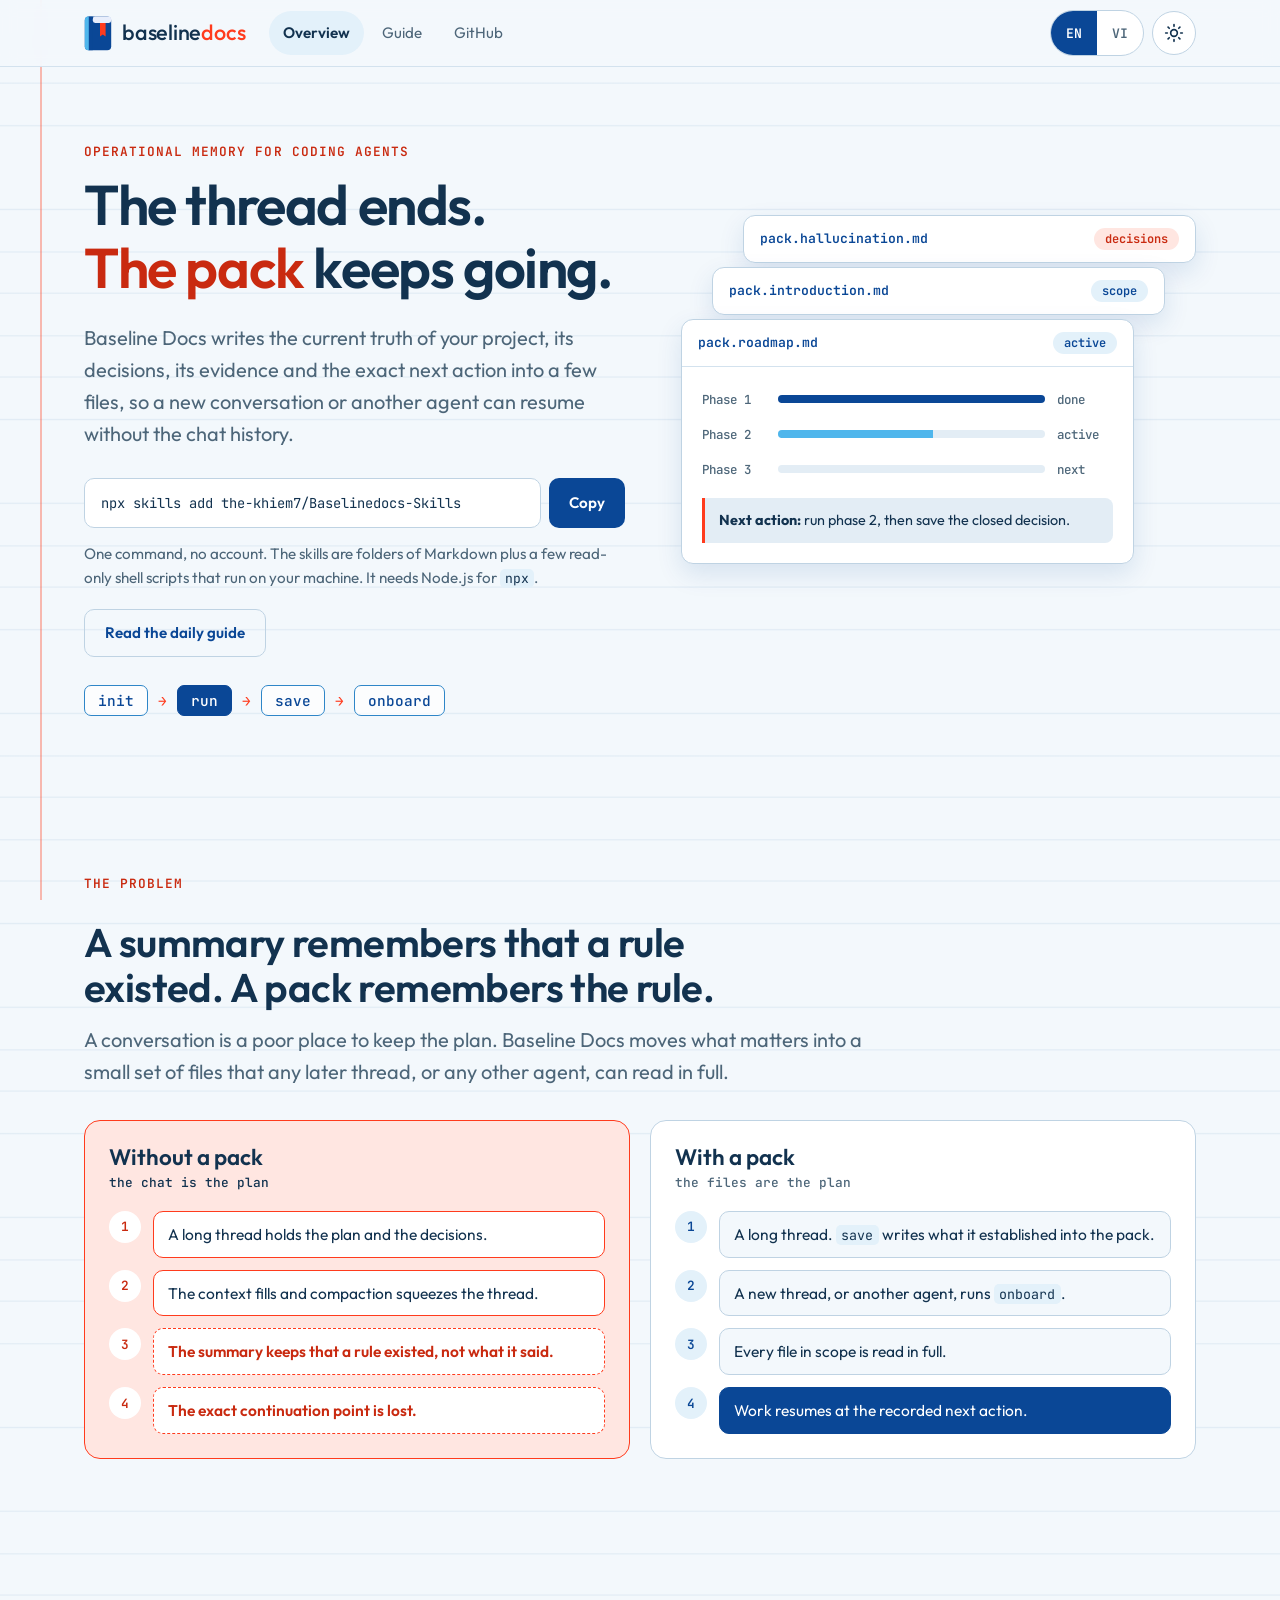
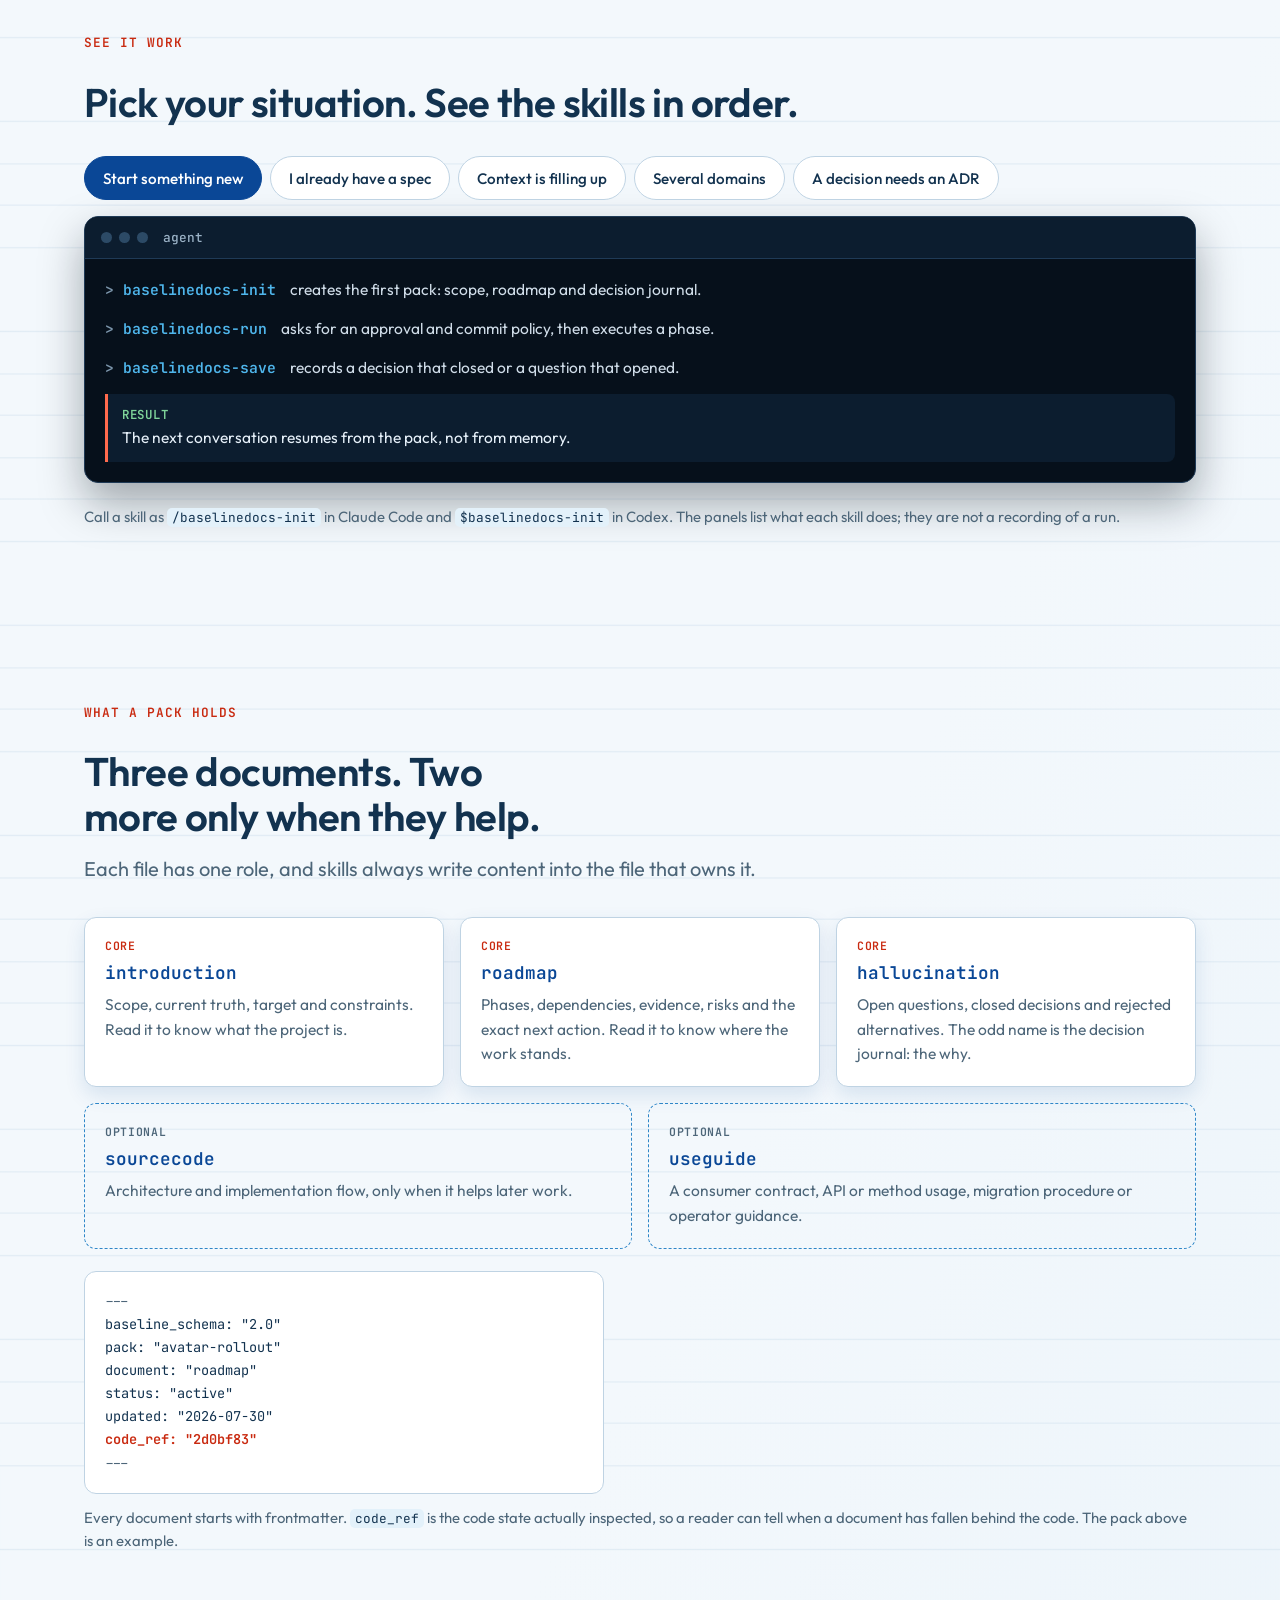
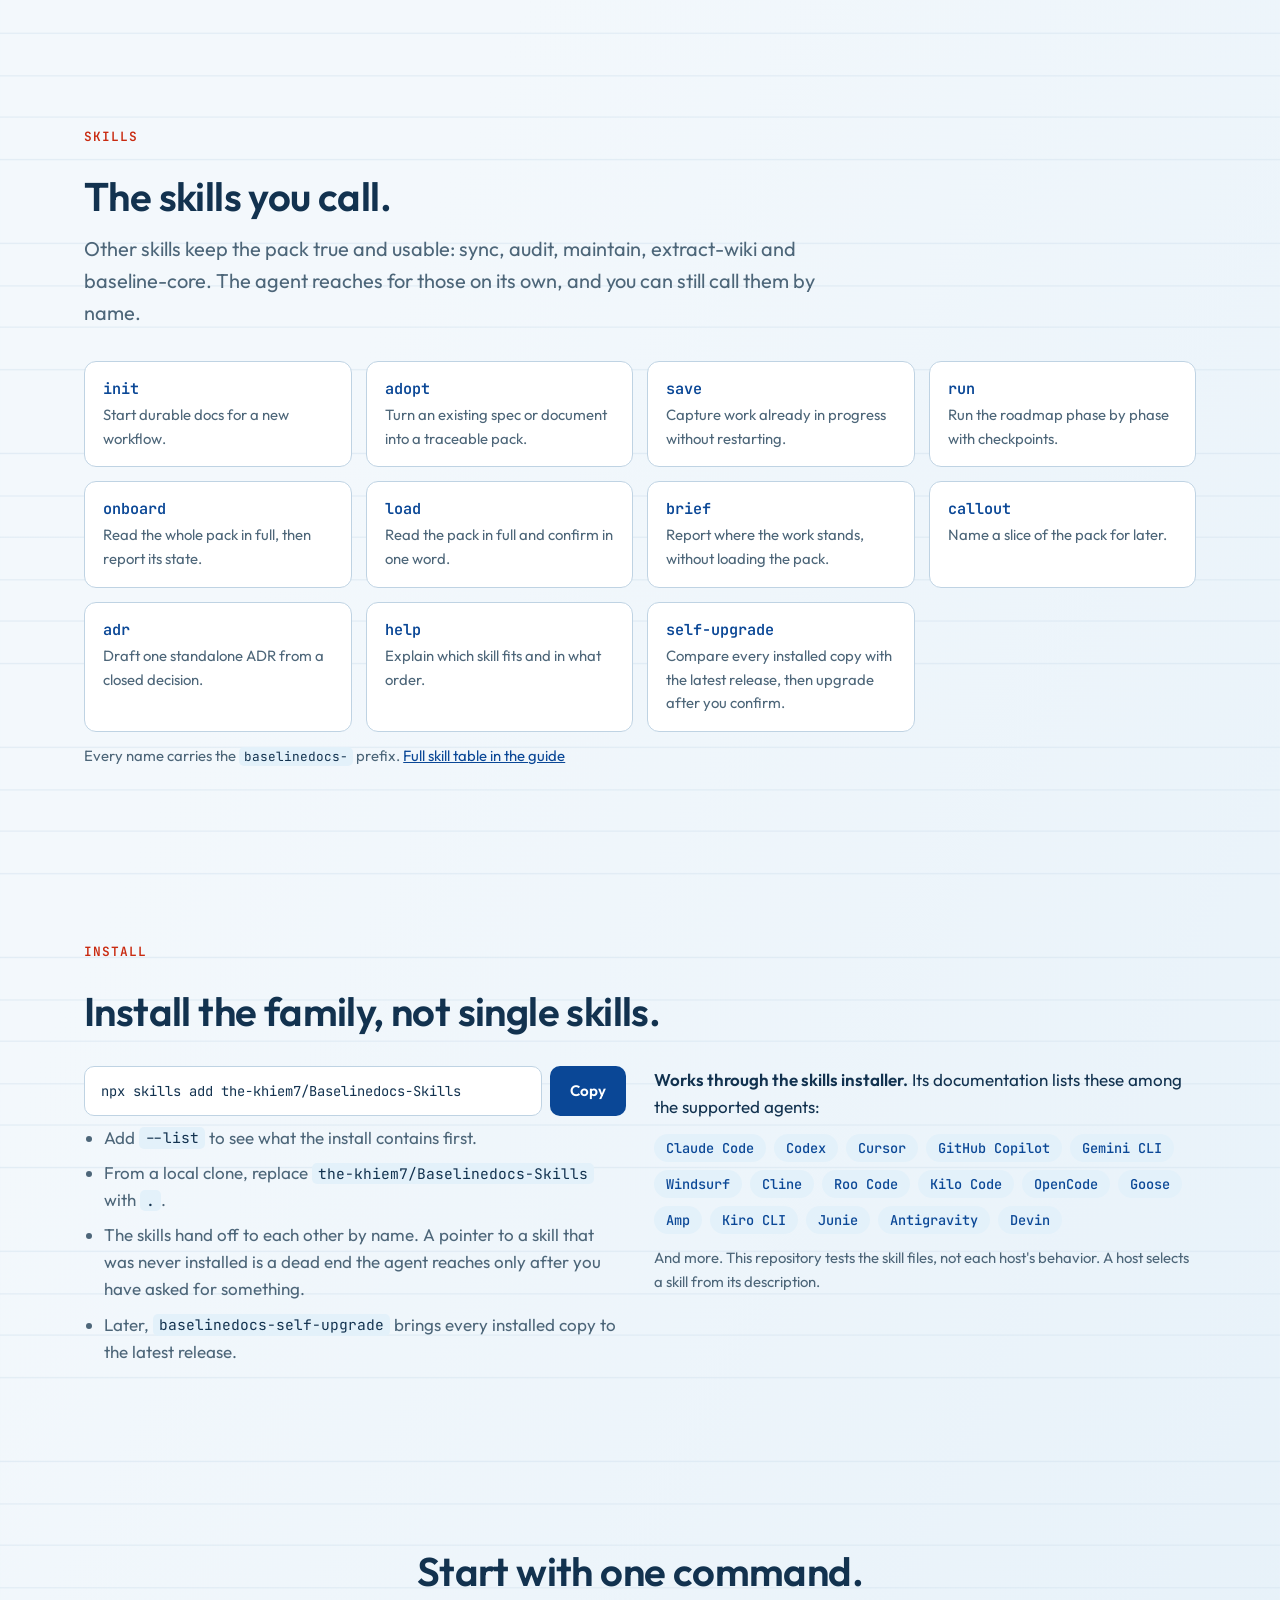
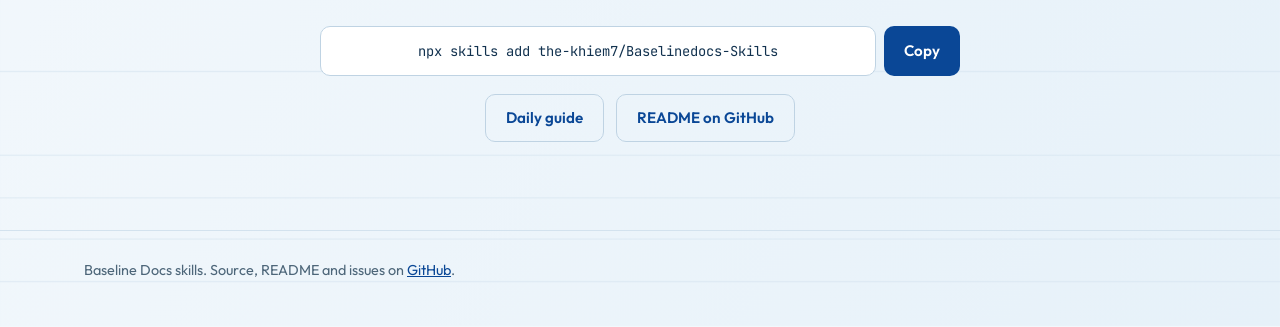
<file: index.html>
<!doctype html>
<html lang="en">
<head>
<meta charset="utf-8">
<meta name="viewport" content="width=device-width,initial-scale=1">
<title>Baseline Docs - operational memory for coding agents</title>
<meta name="description" content="Baseline Docs writes current truth, decisions, evidence and the exact next action into a small set of files, so a new conversation or another agent can resume without the chat history.">
<meta name="theme-color" content="#f3f8fc" media="(prefers-color-scheme: light)">
<meta name="theme-color" content="#0e1b2a" media="(prefers-color-scheme: dark)">
<meta property="og:type" content="website">
<meta property="og:title" content="Baseline Docs - operational memory for coding agents">
<meta property="og:description" content="The thread ends. The pack keeps going. Decisions, evidence and the exact continuation point, so the next conversation resumes without chat history.">
<meta property="og:url" content="https://the-khiem7.github.io/Baselinedocs-Skills/">
<meta property="og:image" content="https://the-khiem7.github.io/Baselinedocs-Skills/assets/og.png">
<meta name="twitter:card" content="summary_large_image">
<link rel="icon" href="assets/favicon.svg" type="image/svg+xml">
<script>
(function () {
  var d = document.documentElement;
  d.classList.add("js");
  try {
    var t = localStorage.getItem("bd-theme");
    if (t === "dark" || t === "light") d.dataset.theme = t;
    var l = localStorage.getItem("bd-lang");
    if (l !== "en" && l !== "vi") l = /^vi/i.test(navigator.language || "") ? "vi" : "en";
    d.dataset.lang = l; d.lang = l;
  } catch (e) {}
})();
</script>
<link rel="preconnect" href="https://fonts.googleapis.com">
<link rel="preconnect" href="https://fonts.gstatic.com" crossorigin>
<link rel="preload" as="style" href="https://fonts.googleapis.com/css2?family=Outfit:wght@400;500;600&family=Be+Vietnam+Pro:wght@400;500;600&family=JetBrains+Mono:wght@500;600&display=swap" onload="this.onload=null;this.rel='stylesheet'">
<noscript><link rel="stylesheet" href="https://fonts.googleapis.com/css2?family=Outfit:wght@400;500;600&family=Be+Vietnam+Pro:wght@400;500;600&family=JetBrains+Mono:wght@500;600&display=swap"></noscript>
<style>
:root {
  --paper: #f3f8fc; --paper2: #e6f1f9; --rule: #d3e2ee;
  --sky: #4fb6ec; --mid: #2e86c8; --navy: #0a4796; --link: #0a4796;
  --ink: #12324f; --muted: #4d6679;
  --red: #ff3b1d; --redtext: #c92a10; --redsoft: #ffe6e1;
  --card: #ffffff; --cardline: #bfd3e3; --soft: #e3f1fa; --chip: #0a4796; --bar: #e3edf5;
  --btn: #0a4796; --btn-ink: #ffffff;
  --margin: rgba(255, 59, 29, 0.34); --shadow: rgba(10, 71, 150, 0.12);
  --ok: #1b6b3a; --okbg: #d9efe0;
  --font: "Outfit", "Segoe UI", system-ui, -apple-system, sans-serif;
  --mono: "JetBrains Mono", ui-monospace, "Cascadia Mono", Consolas, monospace;
  color-scheme: light;
}
:root[data-theme="dark"] {
  --paper: #0e1b2a; --paper2: #122437; --rule: #1b3047;
  --sky: #4fb6ec; --mid: #6db6ee; --navy: #3f93e8; --link: #7cc0f2;
  --ink: #e6f0f9; --muted: #9bb2c6;
  --red: #ff6a4d; --redtext: #ff9a85; --redsoft: #4a2523;
  --card: #142739; --cardline: #2c4a66; --soft: #1b3a57; --chip: #cfe6fa; --bar: #223a52;
  --btn: #4fb6ec; --btn-ink: #06182b;
  --margin: rgba(255, 106, 77, 0.4); --shadow: rgba(0, 0, 0, 0.35);
  --ok: #7fd49a; --okbg: #173826;
  color-scheme: dark;
}
:root[data-lang="vi"] { --font: "Be Vietnam Pro", "Outfit", "Segoe UI", system-ui, -apple-system, sans-serif; }
@media (prefers-color-scheme: dark) {
  :root:not([data-theme]) {
    --paper: #0e1b2a; --paper2: #122437; --rule: #1b3047;
    --sky: #4fb6ec; --mid: #6db6ee; --navy: #3f93e8; --link: #7cc0f2;
    --ink: #e6f0f9; --muted: #9bb2c6;
    --red: #ff6a4d; --redtext: #ff9a85; --redsoft: #4a2523;
    --card: #142739; --cardline: #2c4a66; --soft: #1b3a57; --chip: #cfe6fa; --bar: #223a52;
    --btn: #4fb6ec; --btn-ink: #06182b;
    --margin: rgba(255, 106, 77, 0.4); --shadow: rgba(0, 0, 0, 0.35);
    --ok: #7fd49a; --okbg: #173826;
    color-scheme: dark;
  }
}

* { box-sizing: border-box; }
html { scroll-behavior: smooth; }
body {
  margin: 0; color: var(--ink); font: 400 17px/1.6 var(--font); background-color: var(--paper);
  background-image:
    repeating-linear-gradient(180deg, transparent 0 41px, color-mix(in srgb, var(--rule) 55%, transparent) 41px 42px),
    linear-gradient(115deg, var(--paper) 0%, var(--paper) 55%, var(--paper2) 100%);
  background-attachment: scroll;
  overflow-wrap: break-word;
}
body::before {
  content: ""; position: fixed; top: 0; bottom: 0; width: 2px; z-index: 0; pointer-events: none;
  left: max(8px, calc((100vw - 1160px) / 2 - 20px)); background: var(--margin);
}
.wrap { max-width: 1160px; margin-inline: auto; padding-inline: 24px; position: relative; z-index: 1; }
@media (max-width: 560px) { .wrap { padding-inline: 20px; } }
.sr { position: absolute; width: 1px; height: 1px; overflow: hidden; clip: rect(0 0 0 0); white-space: nowrap; }
.mono, code, pre { font-family: var(--mono); }
code { font-size: 0.86em; background: var(--soft); color: var(--ink); padding: 0.08em 0.4em; border-radius: 5px; overflow-wrap: anywhere; }
a { color: var(--link); }
:focus-visible { outline: 3px solid var(--sky); outline-offset: 2px; border-radius: 4px; }
h1, h2, h3, h4 { font-family: var(--font); margin: 0; line-height: 1.12; text-wrap: balance; }
h1 { font-size: clamp(2rem, 1rem + 3.6vw, 3.5rem); font-weight: 600; letter-spacing: -0.025em; }
h1 em { font-style: normal; color: var(--redtext); }
h2 { font-size: clamp(1.7rem, 1.1rem + 2vw, 2.5rem); font-weight: 600; letter-spacing: -0.015em; }
h3 { font-size: 1.2rem; font-weight: 600; }
p { margin: 0; }
.eyebrow { font: 600 0.8rem/1.3 var(--mono); letter-spacing: 0.08em; text-transform: uppercase; color: var(--redtext); margin-bottom: 14px; }
.lead { font-size: clamp(1.05rem, 0.95rem + 0.5vw, 1.25rem); color: var(--muted); max-width: 40em; }
.muted { color: var(--muted); }

/* language: one span per language, the other is hidden */
:root:not([data-lang="vi"]) span[lang="vi"], :root[data-lang="vi"] span[lang="en"] { display: none; }

/* header */
.top { position: sticky; top: 0; z-index: 10; background: color-mix(in srgb, var(--paper) 92%, transparent); backdrop-filter: blur(8px); border-bottom: 1px solid var(--rule); }
.top .wrap { display: flex; align-items: center; gap: 14px; padding-block: 10px; flex-wrap: wrap; }
.brand { display: flex; align-items: center; gap: 10px; text-decoration: none; color: var(--ink); min-height: 44px; }
.wm { font: 500 1.35rem/1 "Outfit", "Segoe UI", system-ui, sans-serif; letter-spacing: -0.01em; }
.wm i { font-style: normal; color: var(--red); }
.views { display: flex; gap: 4px; margin-left: 10px; }
.views a { text-decoration: none; color: var(--muted); padding: 10px 14px; border-radius: 999px; font-size: 0.95rem; min-height: 44px; display: inline-flex; align-items: center; }
.views a:hover { background: var(--soft); color: var(--ink); }
.views a[aria-current="page"] { background: var(--soft); color: var(--ink); font-weight: 600; }
.tools { margin-left: auto; display: flex; gap: 8px; align-items: center; }
.seg { display: inline-flex; border: 1.5px solid var(--cardline); border-radius: 999px; overflow: hidden; background: var(--card); }
.seg button { border: 0; background: transparent; color: var(--muted); font: 600 0.82rem var(--mono); padding: 0 14px; min-height: 44px; min-width: 46px; cursor: pointer; }
.seg button[aria-pressed="true"] { background: var(--btn); color: var(--btn-ink); }
.iconbtn { border: 1.5px solid var(--cardline); background: var(--card); color: var(--ink); border-radius: 999px; width: 44px; height: 44px; display: grid; place-items: center; cursor: pointer; }
.iconbtn svg { width: 20px; height: 20px; }
.iconbtn .moon { display: none; }
:root[data-theme="dark"] .iconbtn .sun { display: none; }
:root[data-theme="dark"] .iconbtn .moon { display: block; }
@media (max-width: 700px) { .views { order: 3; width: 100%; margin-left: 0; overflow-x: auto; } }

/* buttons, install */
.btn { font: 600 0.95rem var(--font); background: var(--btn); color: var(--btn-ink); border: 0; border-radius: 10px; padding: 0 20px; min-height: 48px; cursor: pointer; white-space: nowrap; }
.btn:hover { filter: brightness(1.08); }
.btn.ghost { background: transparent; color: var(--link); border: 1.5px solid var(--cardline); text-decoration: none; display: inline-flex; align-items: center; }
.install { display: flex; gap: 8px; max-width: 640px; }
.install pre { flex: 1; min-width: 0; margin: 0; overflow-x: auto; white-space: nowrap; background: var(--card); border: 1.5px solid var(--cardline); border-radius: 10px; padding: 13px 16px; font-size: 0.86rem; color: var(--ink); }
.install pre:focus-visible { outline-offset: -3px; }
.cost { margin-top: 14px; font-size: 0.95rem; color: var(--muted); max-width: 44em; }
.cta-row { display: flex; gap: 12px; flex-wrap: wrap; align-items: center; margin-top: 18px; }
.flow { display: flex; gap: 10px; align-items: center; margin-top: 28px; flex-wrap: wrap; font: 500 0.9rem var(--mono); }
.flow .c { padding: 5px 13px; border: 1.5px solid var(--mid); border-radius: 7px; color: var(--chip); background: color-mix(in srgb, var(--card) 70%, transparent); }
.flow .c.on { background: var(--btn); border-color: var(--btn); color: var(--btn-ink); }
.flow .a { color: var(--red); font-weight: 600; }

/* sections */
section { padding-block: clamp(48px, 7vw, 88px); scroll-margin-top: 72px; }
.sec-head { max-width: 46em; margin-bottom: 32px; display: grid; gap: 14px; }
.rv { transition: opacity .6s ease, transform .6s ease; }
html.js .rv:not(.in) { opacity: 0; transform: translateY(14px); }
@media (prefers-reduced-motion: reduce) { html { scroll-behavior: auto; } .rv { transition: none; } html.js .rv:not(.in) { opacity: 1; transform: none; } }

/* views */
html.js main[data-view] { display: none; }
html.js main[data-view].on { display: block; }

/* hero */
.hero { display: grid; grid-template-columns: minmax(0, 1.05fr) minmax(0, 1fr); gap: 56px; align-items: center; padding-block: clamp(40px, 6vw, 80px) clamp(40px, 6vw, 72px); }
.hero h1 { margin-bottom: 22px; }
.hero .lead { margin-bottom: 28px; }
.stack { position: relative; height: 430px; }
.doc { position: absolute; width: 88%; background: var(--card); border: 1.5px solid var(--cardline); border-radius: 12px; box-shadow: 0 10px 26px var(--shadow); }
.doc .hd { height: 46px; display: flex; align-items: center; justify-content: space-between; padding: 0 16px; font: 600 0.82rem var(--mono); color: var(--chip); }
.chipx { font: 600 0.75rem var(--mono); padding: 3px 11px; border-radius: 99px; background: var(--soft); color: var(--chip); white-space: nowrap; }
.chipx.red { background: var(--redsoft); color: var(--redtext); }
.d1 { right: 0; top: 0; } .d2 { right: 6%; top: 52px; } .d3 { right: 12%; top: 104px; }
.d3 .body { padding: 6px 20px 20px; border-top: 1px solid var(--rule); }
.ph { display: grid; grid-template-columns: 64px 1fr 56px; gap: 12px; align-items: center; font: 500 0.78rem var(--mono); color: var(--muted); margin: 18px 0; }
.bar { height: 8px; border-radius: 9px; background: var(--bar); overflow: hidden; }
.bar i { display: block; height: 100%; background: var(--navy); }
.next { margin-top: 20px; border-left: 3px solid var(--red); background: var(--bar); padding: 11px 14px; font-size: 0.9rem; border-radius: 0 8px 8px 0; }
@media (max-width: 900px) { .hero { grid-template-columns: minmax(0, 1fr); gap: 36px; } .stack { height: 390px; max-width: 520px; } }
@media (max-width: 480px) { .stack { height: 340px; } .doc { width: 88%; } .d2 { right: 5%; } .d3 { right: 10%; } .ph { grid-template-columns: 52px 1fr 46px; font-size: 0.72rem; } }

/* two lanes */
.lanes { display: grid; grid-template-columns: minmax(0, 1fr) minmax(0, 1fr); gap: 20px; }
.lane { border-radius: 16px; padding: 24px; border: 1.5px solid var(--cardline); background: var(--card); }
.lane.bad { background: var(--redsoft); border-color: var(--red); }
.lane h3 { font-size: 1.4rem; margin-bottom: 4px; }
.lane .sub { font: 500 0.8rem var(--mono); color: var(--muted); margin-bottom: 20px; }
.lane.bad .sub { color: var(--ink); }
.lane ol { list-style: none; margin: 0; padding: 0; display: grid; gap: 12px; counter-reset: s; }
.lane li { counter-increment: s; display: grid; grid-template-columns: 32px 1fr; gap: 12px; align-items: start; }
.lane li::before { content: counter(s); width: 32px; height: 32px; border-radius: 50%; display: grid; place-items: center; background: var(--soft); color: var(--chip); font: 600 0.8rem var(--mono); }
.lane.bad li::before { background: var(--card); color: var(--redtext); }
.lane li > span { display: block; background: var(--paper); border: 1.5px solid var(--cardline); border-radius: 10px; padding: 10px 14px; font-size: 0.97rem; }
.lane.bad li > span { background: var(--card); border-color: var(--red); }
.lane li.lost > span { border-style: dashed; color: var(--redtext); font-weight: 600; }
.lane li.win > span { background: var(--btn); border-color: var(--btn); color: var(--btn-ink); }
@media (max-width: 760px) { .lanes { grid-template-columns: minmax(0, 1fr); } }

/* sessions: tabs with terminal panels */
.tabs { display: flex; gap: 8px; flex-wrap: wrap; margin-bottom: 16px; }
html:not(.js) .tabs { display: none; }
.tab { font: 500 0.95rem var(--font); background: var(--card); color: var(--ink); border: 1.5px solid var(--cardline); border-radius: 999px; padding: 0 18px; min-height: 44px; cursor: pointer; }
.tab[aria-selected="true"] { background: var(--btn); color: var(--btn-ink); border-color: var(--btn); }
html.js .panel[hidden] { display: none; }
html.js .panel > h3 { position: absolute; width: 1px; height: 1px; overflow: hidden; clip: rect(0 0 0 0); }
.panel { margin-bottom: 22px; }
.panel > h3 { margin-bottom: 10px; }
.term { background: #06101b; color: #e6f0f9; border: 1px solid #1f3a56; border-radius: 14px; overflow: hidden; box-shadow: 0 20px 44px rgba(6, 16, 27, 0.35); }
.term .tb { display: flex; gap: 7px; align-items: center; padding: 12px 16px; background: #0c1d2f; border-bottom: 1px solid #1f3a56; font: 500 0.8rem var(--mono); color: #9bb2c6; }
.term .tb i { width: 11px; height: 11px; border-radius: 50%; background: #2c4a66; }
.term .tb span { margin-left: 8px; }
.term ol { list-style: none; margin: 0; padding: 18px 20px 6px; display: grid; gap: 14px; }
.term li { display: grid; grid-template-columns: auto minmax(0, 1fr); gap: 6px 14px; align-items: baseline; }
.term li > code { background: transparent; padding: 0; font: 600 0.92rem var(--mono); color: #4fb6ec; white-space: nowrap; }
.term li > code::before { content: "> "; color: #7d97ad; }
.term li > span { color: #cfdce8; font-size: 0.97rem; }
.term .res { margin: 8px 20px 20px; padding: 12px 14px; border-left: 3px solid #ff6a4d; background: #0c1d2f; border-radius: 0 8px 8px 0; color: #e6f0f9; font-size: 0.97rem; }
.term .res b { color: #7fd49a; font: 600 0.78rem var(--mono); letter-spacing: 0.06em; text-transform: uppercase; display: block; margin-bottom: 2px; }
.term .branch { grid-column: 1 / -1; color: #9bb2c6; font: 500 0.8rem var(--mono); padding-left: 2px; }
.note { margin-top: 12px; font-size: 0.93rem; color: var(--muted); }

/* pack docs */
.docs { display: grid; grid-template-columns: repeat(3, minmax(0, 1fr)); gap: 16px; }
.docs.cond { grid-template-columns: repeat(2, minmax(0, 1fr)); margin-top: 16px; }
.card { background: var(--card); border: 1.5px solid var(--cardline); border-radius: 12px; padding: 20px; box-shadow: 0 8px 20px var(--shadow); display: grid; gap: 8px; align-content: start; min-width: 0; }
.card.ghost { border-style: dashed; border-color: var(--mid); background: transparent; box-shadow: none; }
.card h3 { font: 600 1.1rem var(--mono); color: var(--chip); }
.card p { color: var(--muted); font-size: 0.97rem; }
.tag { font: 600 0.72rem var(--mono); letter-spacing: 0.06em; text-transform: uppercase; color: var(--redtext); }
.tag.opt { color: var(--muted); }
@media (max-width: 860px) { .docs, .docs.cond { grid-template-columns: minmax(0, 1fr); } }
pre.fm { background: var(--card); border: 1.5px solid var(--cardline); border-radius: 12px; padding: 18px 20px; font-size: 0.85rem; line-height: 1.7; overflow-x: auto; margin: 22px 0 10px; max-width: 520px; }
pre.fm b { color: var(--redtext); font-weight: 600; }
pre.fm i { font-style: normal; color: var(--muted); }

/* skills grid */
.sk-grid { display: grid; grid-template-columns: repeat(auto-fill, minmax(260px, 1fr)); gap: 14px; }
.sk { background: var(--card); border: 1.5px solid var(--cardline); border-radius: 12px; padding: 16px 18px; display: grid; gap: 4px; align-content: start; }
.sk code { background: transparent; padding: 0; font: 600 0.95rem var(--mono); color: var(--chip); }
.sk p { color: var(--muted); font-size: 0.93rem; }

/* install */
.agents { display: flex; flex-wrap: wrap; gap: 8px; margin: 14px 0 10px; padding: 0; list-style: none; }
.agents li { font: 500 0.85rem var(--mono); padding: 5px 12px; border-radius: 99px; background: var(--soft); color: var(--chip); }
.cols2 { display: grid; grid-template-columns: minmax(0, 1fr) minmax(0, 1fr); gap: 28px; align-items: start; }
.cols2 ul:not(.agents) { margin: 0; padding-left: 1.2em; color: var(--muted); }
.cols2 ul:not(.agents) li { margin-block: 8px; }
.cols2 li strong, .cols2 p strong { color: var(--ink); font-weight: 600; }
@media (max-width: 860px) { .cols2 { grid-template-columns: minmax(0, 1fr); } }
.final { text-align: center; }
.final .install { margin-inline: auto; }
.final .cta-row { justify-content: center; }
footer.foot { border-top: 1px solid var(--rule); padding-block: 28px 44px; color: var(--muted); font-size: 0.9rem; position: relative; z-index: 1; }

/* guide */
.subnav { display: flex; gap: 8px; flex-wrap: wrap; margin-top: 26px; }
.subnav a { text-decoration: none; font: 500 0.88rem var(--font); color: var(--ink); border: 1.5px solid var(--cardline); background: var(--card); padding: 0 14px; min-height: 44px; display: inline-flex; align-items: center; border-radius: 999px; }
.subnav a:hover { border-color: var(--sky); }
.callout { margin-top: 20px; padding: 14px 18px; border-radius: 10px; background: var(--redsoft); border: 1.5px solid var(--red); max-width: 48em; }
.callout b { color: var(--redtext); }
details { margin-top: 18px; }
summary { cursor: pointer; font-weight: 600; padding: 10px 0; min-height: 44px; }
details > p, details > .tbl { margin-top: 8px; }
.day { list-style: none; margin: 0; padding: 0; }
.step { display: grid; grid-template-columns: 150px minmax(0, 1fr); gap: 24px; padding-block: 26px; border-top: 1.5px solid var(--rule); }
.step:first-child { border-top: 0; padding-top: 0; }
.when { font: 500 0.8rem var(--mono); color: var(--muted); padding-top: 5px; }
.when b { display: block; color: var(--redtext); font-size: 0.95rem; font-weight: 600; margin-bottom: 2px; }
.sb { display: grid; gap: 10px; min-width: 0; }
.sb p, .sb ul { color: var(--muted); max-width: 66ch; margin: 0; }
.sb ul { padding-left: 1.2em; } .sb li { margin-block: 5px; }
.sb strong { color: var(--ink); font-weight: 600; }
.skills { display: flex; flex-wrap: wrap; gap: 8px; }
.pill { font: 600 0.82rem var(--mono); background: var(--soft); color: var(--chip); padding: 4px 11px; border-radius: 7px; overflow-wrap: anywhere; }
.pill.agent { background: transparent; border: 1.5px dashed var(--cardline); font-weight: 500; color: var(--muted); }
@media (max-width: 760px) { .step { grid-template-columns: minmax(0, 1fr); gap: 8px; } }
.picker { display: grid; grid-template-columns: minmax(0, 5fr) minmax(0, 7fr); gap: 22px; align-items: start; }
.opts { display: grid; gap: 8px; }
.opts button { text-align: left; font: 400 0.97rem/1.4 var(--font); color: var(--ink); background: var(--card); border: 1.5px solid var(--cardline); border-radius: 10px; padding: 11px 14px; min-height: 44px; cursor: pointer; }
.opts button[aria-pressed="true"] { background: var(--soft); border-color: var(--sky); font-weight: 600; }
.answer { position: sticky; top: 84px; background: var(--card); border: 1.5px solid var(--cardline); border-radius: 14px; padding: 22px; box-shadow: 0 8px 20px var(--shadow); min-width: 0; }
.answer .label { font: 600 0.74rem var(--mono); letter-spacing: 0.07em; text-transform: uppercase; color: var(--muted); display: block; margin-bottom: 6px; }
.answer .big { font: 600 1.05rem var(--mono); color: var(--chip); overflow-wrap: anywhere; margin-bottom: 16px; }
.answer ol { margin: 0; padding-left: 1.3em; color: var(--muted); } .answer li { margin-block: 6px; } .answer strong { color: var(--ink); font-weight: 600; }
html.js .sit { display: none; } html.js .sit.on { display: block; }
html:not(.js) .sit { padding-block: 18px; border-top: 1.5px solid var(--rule); }
html:not(.js) .opts, html:not(.js) .answer .label.js { display: none; }
@media (max-width: 860px) { .picker { grid-template-columns: minmax(0, 1fr); } .answer { position: static; } }

/* guide flow (HTML rebuild of the workflow) */
.fl { display: grid; grid-template-columns: minmax(0, 1fr); gap: 14px; justify-items: center; }
.fl-q { background: var(--card); border: 2px solid var(--red); border-radius: 999px; padding: 10px 22px; font-weight: 600; text-align: center; }
.fl-row { display: grid; gap: 14px; width: 100%; }
.fl-row.r3 { grid-template-columns: repeat(3, minmax(0, 1fr)); }
.fl-row.r2 { grid-template-columns: repeat(2, minmax(0, 1fr)); align-items: start; }
.fl-node { background: var(--card); border: 1.5px solid var(--cardline); border-radius: 12px; padding: 14px 16px; width: 100%; display: grid; gap: 4px; align-content: start; }
.fl-node code { background: transparent; padding: 0; font: 600 0.95rem var(--mono); color: var(--chip); }
.fl-node p { color: var(--muted); font-size: 0.92rem; }
.fl-node .when2 { font: 600 0.72rem var(--mono); text-transform: uppercase; letter-spacing: 0.06em; color: var(--redtext); }
.fl-node.main { background: var(--btn); border-color: var(--btn); color: var(--btn-ink); max-width: 520px; text-align: center; }
.fl-node.main code, .fl-node.main p { color: var(--btn-ink); }
.fl-node.opt { border-style: dashed; }
.fl-arrow { width: 2px; height: 22px; background: var(--red); position: relative; }
.fl-arrow::after { content: ""; position: absolute; left: -5px; bottom: -2px; border-top: 9px solid var(--red); border-left: 6px solid transparent; border-right: 6px solid transparent; }
.fl-col { display: grid; grid-template-columns: minmax(0, 1fr); gap: 14px; justify-items: center; border: 1.5px solid var(--cardline); border-radius: 16px; padding: 16px; background: color-mix(in srgb, var(--card) 55%, transparent); }
.fl-h { font: 600 0.8rem var(--mono); text-transform: uppercase; letter-spacing: 0.08em; color: var(--redtext); }
.fl-back { font: 500 0.8rem var(--mono); color: var(--muted); }
.fl ul.out { margin: 0; padding: 0; list-style: none; display: grid; gap: 6px; width: 100%; }
.fl ul.out li { background: var(--paper); border: 1.5px solid var(--cardline); border-radius: 8px; padding: 8px 12px; font-size: 0.9rem; color: var(--muted); }
.fl ul.out li b { color: var(--ink); font-weight: 600; }
@media (max-width: 760px) { .fl-row.r3, .fl-row.r2 { grid-template-columns: minmax(0, 1fr); } }
.two { display: grid; grid-template-columns: minmax(0, 1fr) minmax(0, 1fr); gap: 14px; margin-top: 24px; }
@media (max-width: 760px) { .two { grid-template-columns: minmax(0, 1fr); } }

/* tables */
.tbl { overflow-x: auto; background: var(--card); border: 1.5px solid var(--cardline); border-radius: 12px; }
.tbl:focus-visible { outline-offset: 2px; }
table { border-collapse: collapse; width: 100%; min-width: 600px; font-size: 0.95rem; }
th, td { text-align: left; vertical-align: top; padding: 12px 16px; border-bottom: 1px solid var(--rule); }
th { font: 600 0.74rem var(--mono); letter-spacing: 0.06em; text-transform: uppercase; color: var(--muted); background: var(--paper2); }
tr:last-child td { border-bottom: 0; }
td:first-child { white-space: nowrap; }

/* traps and rules */
.traps { display: grid; gap: 12px; }
.trap { display: grid; grid-template-columns: minmax(0, 4fr) minmax(0, 8fr); gap: 22px; background: var(--card); border: 1.5px solid var(--cardline); border-radius: 12px; padding: 18px 20px; }
.trap .w::before, .trap .r::before { display: block; font: 600 0.72rem var(--mono); letter-spacing: 0.07em; text-transform: uppercase; color: var(--muted); margin-bottom: 4px; }
.trap .w { color: var(--redtext); font-weight: 600; }
.trap .w::before { content: "Misreading"; }
:root[data-lang="vi"] .trap .w::before { content: "Hiểu nhầm"; }
.trap .r { color: var(--muted); } .trap .r::before { content: "Reality"; }
:root[data-lang="vi"] .trap .r::before { content: "Thực tế"; }
.trap .r strong { color: var(--ink); font-weight: 600; }
@media (max-width: 760px) { .trap { grid-template-columns: minmax(0, 1fr); gap: 10px; } }
.rules { display: grid; grid-template-columns: repeat(auto-fit, minmax(280px, 1fr)); gap: 14px; }
.rule { background: var(--card); border: 1.5px solid var(--cardline); border-radius: 12px; padding: 18px 20px; display: grid; gap: 6px; align-content: start; }
.rule .k { font: 600 0.74rem var(--mono); letter-spacing: 0.07em; text-transform: uppercase; color: var(--ok); }
.rule .k.no { color: var(--redtext); }
.rule p { color: var(--muted); font-size: 0.96rem; }
.check { list-style: none; margin: 0; padding: 0; display: grid; gap: 8px; max-width: 72ch; }
.check label { display: flex; gap: 14px; align-items: flex-start; background: var(--card); border: 1.5px solid var(--cardline); border-radius: 10px; padding: 12px 16px; cursor: pointer; min-height: 44px; }
.check input { margin-top: 5px; width: 20px; height: 20px; flex: none; accent-color: var(--navy); }
.check label:has(input:checked) { background: var(--okbg); }
.check label:has(input:checked) > span { color: var(--muted); }
.pill.sm { font-size: 0.78rem; padding: 2px 8px; }
</style>
</head>
<body>

<header class="top">
  <div class="wrap">
    <a class="brand" href="#overview">
      <svg width="28" height="36" viewBox="0 0 70 90" aria-hidden="true" focusable="false"><rect x="2" y="4" width="66" height="84" rx="10" fill="#0a4796"/><rect x="2" y="4" width="18" height="84" rx="9" fill="#4fb6ec"/><rect x="12" y="4" width="10" height="84" fill="#0a4796"/><rect x="22" y="4" width="46" height="16" rx="6" fill="#e8eefc"/><path d="M40 20h14v34l-7-5-7 5z" fill="#ff3b1d"/></svg>
      <span class="wm">baseline<i>docs</i></span>
    </a>
    <nav class="views" aria-label="Pages">
      <a href="#overview" data-nav="overview"><span lang="en">Overview</span><span lang="vi">Tổng quan</span></a>
      <a href="#guide" data-nav="guide"><span lang="en">Guide</span><span lang="vi">Hướng dẫn</span></a>
      <a href="https://github.com/the-khiem7/Baselinedocs-Skills">GitHub</a>
    </nav>
    <div class="tools">
      <div class="seg" role="group" aria-label="Language">
        <button type="button" data-setlang="en" aria-pressed="true"><span aria-hidden="true">EN</span><span class="sr">English</span></button>
        <button type="button" data-setlang="vi" aria-pressed="false" lang="vi"><span aria-hidden="true">VI</span><span class="sr">Tiếng Việt</span></button>
      </div>
      <button type="button" class="iconbtn" id="theme" aria-pressed="false">
        <svg class="sun" viewBox="0 0 24 24" fill="none" stroke="currentColor" stroke-width="2" stroke-linecap="round" aria-hidden="true"><circle cx="12" cy="12" r="4"/><path d="M12 2v2M12 20v2M4.9 4.9l1.4 1.4M17.7 17.7l1.4 1.4M2 12h2M20 12h2M4.9 19.1l1.4-1.4M17.7 6.3l1.4-1.4"/></svg>
        <svg class="moon" viewBox="0 0 24 24" fill="none" stroke="currentColor" stroke-width="2" stroke-linecap="round" stroke-linejoin="round" aria-hidden="true"><path d="M21 12.8A9 9 0 1 1 11.2 3 7 7 0 0 0 21 12.8z"/></svg>
        <span class="sr"><span lang="en">Dark theme</span><span lang="vi">Giao diện tối</span></span>
      </button>
    </div>
  </div>
</header>

<!-- ============================ OVERVIEW ============================ -->
<main id="overview" data-view="overview" class="on">
<div class="wrap">

<div class="hero">
  <div>
    <p class="eyebrow"><span lang="en">Operational memory for coding agents</span><span lang="vi">Bộ nhớ vận hành cho coding agent</span></p>
    <h1><span lang="en">The thread ends.<br><em>The pack</em> keeps going.</span><span lang="vi">Cuộc trò chuyện kết thúc.<br><em>Pack</em> thì không.</span></h1>
    <p class="lead"><span lang="en">Baseline Docs writes the current truth of your project, its decisions, its evidence and the exact next action into a few files, so a new conversation or another agent can resume without the chat history.</span><span lang="vi">Baseline Docs ghi sự thật hiện tại của dự án, các quyết định, bằng chứng và hành động tiếp theo vào vài file, để một cuộc trò chuyện mới hoặc một agent khác làm tiếp mà không cần lịch sử chat.</span></p>
    <div class="install">
      <pre tabindex="0" id="cmd-1" aria-label="Install command">npx skills add the-khiem7/Baselinedocs-Skills</pre>
      <button type="button" class="btn" data-copy="cmd-1"><span lang="en">Copy</span><span lang="vi">Sao chép</span></button>
    </div>
    <p class="cost"><span lang="en">One command, no account. The skills are folders of Markdown plus a few read-only shell scripts that run on your machine. It needs Node.js for <code>npx</code>.</span><span lang="vi">Một lệnh, không cần tài khoản. Skill là các thư mục Markdown cùng vài script shell chỉ đọc, chạy trên máy bạn. Cần Node.js để dùng <code>npx</code>.</span></p>
    <div class="cta-row"><a class="btn ghost" href="#guide"><span lang="en">Read the daily guide</span><span lang="vi">Đọc hướng dẫn hằng ngày</span></a></div>
    <div class="flow" aria-label="init, run, save, onboard"><span class="c">init</span><span class="a" aria-hidden="true">&rarr;</span><span class="c on">run</span><span class="a" aria-hidden="true">&rarr;</span><span class="c">save</span><span class="a" aria-hidden="true">&rarr;</span><span class="c">onboard</span></div>
  </div>
  <div class="stack" aria-hidden="true">
    <div class="doc d1"><div class="hd">pack.hallucination.md<span class="chipx red">decisions</span></div></div>
    <div class="doc d2"><div class="hd">pack.introduction.md<span class="chipx">scope</span></div></div>
    <div class="doc d3"><div class="hd">pack.roadmap.md<span class="chipx">active</span></div><div class="body">
      <div class="ph">Phase 1<div class="bar"><i style="width:100%"></i></div>done</div>
      <div class="ph">Phase 2<div class="bar"><i style="width:58%;background:var(--sky)"></i></div>active</div>
      <div class="ph">Phase 3<div class="bar"></div>next</div>
      <div class="next"><b>Next action:</b> run phase 2, then save the closed decision.</div>
    </div></div>
  </div>
</div>

<section id="problem" class="rv">
  <div class="sec-head">
    <p class="eyebrow"><span lang="en">The problem</span><span lang="vi">Vấn đề</span></p>
    <h2><span lang="en">A summary remembers that a rule existed. A pack remembers the rule.</span><span lang="vi">Bản tóm tắt nhớ rằng từng có một quy tắc. Pack nhớ chính quy tắc đó.</span></h2>
    <p class="lead"><span lang="en">A conversation is a poor place to keep the plan. Baseline Docs moves what matters into a small set of files that any later thread, or any other agent, can read in full.</span><span lang="vi">Cuộc trò chuyện là nơi kém để giữ kế hoạch. Baseline Docs chuyển điều quan trọng vào một bộ file nhỏ mà mọi thread sau, hay mọi agent khác, đều đọc được đầy đủ.</span></p>
  </div>
  <div class="lanes">
    <div class="lane bad">
      <h3><span lang="en">Without a pack</span><span lang="vi">Không có pack</span></h3>
      <p class="sub"><span lang="en">the chat is the plan</span><span lang="vi">cuộc chat là kế hoạch</span></p>
      <ol>
        <li><span><span lang="en">A long thread holds the plan and the decisions.</span><span lang="vi">Một thread dài giữ kế hoạch và các quyết định.</span></span></li>
        <li><span><span lang="en">The context fills and compaction squeezes the thread.</span><span lang="vi">Ngữ cảnh đầy, và việc compact nén thread lại.</span></span></li>
        <li class="lost"><span><span lang="en">The summary keeps that a rule existed, not what it said.</span><span lang="vi">Bản tóm tắt giữ lại việc có một quy tắc, không giữ nội dung của nó.</span></span></li>
        <li class="lost"><span><span lang="en">The exact continuation point is lost.</span><span lang="vi">Điểm tiếp tục chính xác bị mất.</span></span></li>
      </ol>
    </div>
    <div class="lane">
      <h3><span lang="en">With a pack</span><span lang="vi">Có pack</span></h3>
      <p class="sub"><span lang="en">the files are the plan</span><span lang="vi">các file là kế hoạch</span></p>
      <ol>
        <li><span><span lang="en">A long thread. <code>save</code> writes what it established into the pack.</span><span lang="vi">Một thread dài. <code>save</code> ghi điều thread đã xác lập vào pack.</span></span></li>
        <li><span><span lang="en">A new thread, or another agent, runs <code>onboard</code>.</span><span lang="vi">Thread mới, hoặc agent khác, chạy <code>onboard</code>.</span></span></li>
        <li><span><span lang="en">Every file in scope is read in full.</span><span lang="vi">Mọi file trong phạm vi được đọc đầy đủ.</span></span></li>
        <li class="win"><span><span lang="en">Work resumes at the recorded next action.</span><span lang="vi">Công việc tiếp tục đúng ở hành động tiếp theo đã ghi.</span></span></li>
      </ol>
    </div>
  </div>
</section>

<section id="sessions" class="rv">
  <div class="sec-head">
    <p class="eyebrow"><span lang="en">See it work</span><span lang="vi">Xem nó chạy</span></p>
    <h2><span lang="en">Pick your situation. See the skills in order.</span><span lang="vi">Chọn tình huống của bạn. Xem các skill theo thứ tự.</span></h2>
  </div>
  <div class="tabs" role="tablist" aria-label="Situations">
    <button class="tab" role="tab" type="button" id="t1" aria-controls="p1" aria-selected="true"><span lang="en">Start something new</span><span lang="vi">Bắt đầu việc mới</span></button>
    <button class="tab" role="tab" type="button" id="t2" aria-controls="p2" aria-selected="false" tabindex="-1"><span lang="en">I already have a spec</span><span lang="vi">Đã có spec</span></button>
    <button class="tab" role="tab" type="button" id="t3" aria-controls="p3" aria-selected="false" tabindex="-1"><span lang="en">Context is filling up</span><span lang="vi">Ngữ cảnh sắp đầy</span></button>
    <button class="tab" role="tab" type="button" id="t4" aria-controls="p4" aria-selected="false" tabindex="-1"><span lang="en">Several domains</span><span lang="vi">Nhiều domain</span></button>
    <button class="tab" role="tab" type="button" id="t5" aria-controls="p5" aria-selected="false" tabindex="-1"><span lang="en">A decision needs an ADR</span><span lang="vi">Quyết định cần ADR</span></button>
  </div>

  <div class="panel" role="tabpanel" id="p1" aria-labelledby="t1">
    <h3><span lang="en">Start something new</span><span lang="vi">Bắt đầu việc mới</span></h3>
    <div class="term"><div class="tb" aria-hidden="true"><i></i><i></i><i></i><span>agent</span></div>
      <ol>
        <li><code>baselinedocs-init</code><span><span lang="en">creates the first pack: scope, roadmap and decision journal.</span><span lang="vi">tạo pack đầu tiên: phạm vi, roadmap và nhật ký quyết định.</span></span></li>
        <li><code>baselinedocs-run</code><span><span lang="en">asks for an approval and commit policy, then executes a phase.</span><span lang="vi">hỏi chính sách phê duyệt và commit, rồi thực thi một phase.</span></span></li>
        <li><code>baselinedocs-save</code><span><span lang="en">records a decision that closed or a question that opened.</span><span lang="vi">ghi lại quyết định vừa chốt hoặc câu hỏi vừa mở.</span></span></li>
      </ol>
      <p class="res"><b><span lang="en">Result</span><span lang="vi">Kết quả</span></b><span lang="en">The next conversation resumes from the pack, not from memory.</span><span lang="vi">Cuộc trò chuyện kế tiếp làm tiếp từ pack, không từ trí nhớ.</span></p>
    </div>
  </div>
  <div class="panel" role="tabpanel" id="p2" aria-labelledby="t2">
    <h3><span lang="en">I already have a spec</span><span lang="vi">Đã có spec</span></h3>
    <div class="term"><div class="tb" aria-hidden="true"><i></i><i></i><i></i><span>agent</span></div>
      <ol>
        <li><code>baselinedocs-adopt</code><span><span lang="en">distributes the source into a pack without losing information or provenance.</span><span lang="vi">chia nguồn vào một pack mà không mất thông tin hay xuất xứ.</span></span></li>
        <li><code>baselinedocs-run</code><span><span lang="en">executes the roadmap phase by phase, checkpointing each one.</span><span lang="vi">thực thi roadmap từng phase, ghi checkpoint sau mỗi phase.</span></span></li>
      </ol>
      <p class="res"><b><span lang="en">Result</span><span lang="vi">Kết quả</span></b><span lang="en">Decisions, assumptions and open questions sit apart from the plan.</span><span lang="vi">Quyết định, giả định và câu hỏi mở nằm tách khỏi kế hoạch.</span></p>
    </div>
  </div>
  <div class="panel" role="tabpanel" id="p3" aria-labelledby="t3">
    <h3><span lang="en">Context is filling up</span><span lang="vi">Ngữ cảnh sắp đầy</span></h3>
    <div class="term"><div class="tb" aria-hidden="true"><i></i><i></i><i></i><span>agent</span></div>
      <ol>
        <li><code>baselinedocs-save</code><span><span lang="en">always first, because both branches lose the thread.</span><span lang="vi">luôn đi đầu, vì cả hai nhánh đều làm mất thread.</span></span></li>
        <li><span class="branch"><span lang="en">stay in this thread</span><span lang="vi">ở lại thread này</span></span></li>
        <li><code>/compact</code><span><span lang="en">then <code>baselinedocs-brief</code> asks whether the pack is behind the thread. No gap: run. A gap: save.</span><span lang="vi">rồi <code>baselinedocs-brief</code> hỏi pack có tụt sau thread không. Không lệch: run. Có lệch: save.</span></span></li>
        <li><span class="branch"><span lang="en">or leave for a new thread</span><span lang="vi">hoặc rời sang thread mới</span></span></li>
        <li><code>baselinedocs-onboard</code><span><span lang="en">or <code>baselinedocs-load</code> reads the pack in full, with or without a report. Then run.</span><span lang="vi">hoặc <code>baselinedocs-load</code> đọc đủ pack, có hoặc không có báo cáo. Sau đó chạy run.</span></span></li>
      </ol>
      <p class="res"><b><span lang="en">Result</span><span lang="vi">Kết quả</span></b><span lang="en">Work continues from the recorded next action either way.</span><span lang="vi">Công việc tiếp tục từ hành động tiếp theo đã ghi, dù chọn nhánh nào.</span></p>
    </div>
  </div>
  <div class="panel" role="tabpanel" id="p4" aria-labelledby="t4">
    <h3><span lang="en">One initiative, several domains</span><span lang="vi">Một initiative, nhiều domain</span></h3>
    <div class="term"><div class="tb" aria-hidden="true"><i></i><i></i><i></i><span>agent</span></div>
      <ol>
        <li><code>baselinedocs-init</code><span><span lang="en">creates one first-class pack per domain, plus an index that only routes.</span><span lang="vi">tạo một pack riêng cho mỗi domain, cùng một index chỉ để định tuyến.</span></span></li>
        <li><code>baselinedocs-onboard</code><span><span lang="en">reads the index, loads one pack and lists what it did not load.</span><span lang="vi">đọc index, nạp một pack và liệt kê những gì chưa nạp.</span></span></li>
        <li><code>baselinedocs-callout</code><span><span lang="en">names a slice of a pack for later, with a condition that ends it.</span><span lang="vi">đặt tên cho một phần của pack để dùng lại, kèm điều kiện kết thúc.</span></span></li>
      </ol>
      <p class="res"><b><span lang="en">Result</span><span lang="vi">Kết quả</span></b><span lang="en">Each domain resumes on its own and nothing is hidden behind a parent.</span><span lang="vi">Mỗi domain tự làm tiếp được và không có gì bị giấu sau một pack cha.</span></p>
    </div>
  </div>
  <div class="panel" role="tabpanel" id="p5" aria-labelledby="t5">
    <h3><span lang="en">A decision deserves an ADR</span><span lang="vi">Một quyết định đáng thành ADR</span></h3>
    <div class="term"><div class="tb" aria-hidden="true"><i></i><i></i><i></i><span>agent</span></div>
      <ol>
        <li><code>baselinedocs-save</code><span><span lang="en">closes the decision in the journal, with its reasoning.</span><span lang="vi">chốt quyết định trong nhật ký, kèm lý do.</span></span></li>
        <li><code>baselinedocs-adr</code><span><span lang="en">drafts one standalone ADR under <code>docs/adr/</code> with status Proposed.</span><span lang="vi">soạn một ADR độc lập trong <code>docs/adr/</code> với trạng thái Proposed.</span></span></li>
        <li><code>baselinedocs-save</code><span><span lang="en">records in the pack that the ADR exists.</span><span lang="vi">ghi vào pack rằng ADR đó tồn tại.</span></span></li>
      </ol>
      <p class="res"><b><span lang="en">Result</span><span lang="vi">Kết quả</span></b><span lang="en">A file that can be promoted, with no pointer into the pack.</span><span lang="vi">Một file có thể đưa đi nơi khác, không chứa liên kết trỏ vào pack.</span></p>
    </div>
  </div>
  <p class="note"><span lang="en">Call a skill as <code>/baselinedocs-init</code> in Claude Code and <code>$baselinedocs-init</code> in Codex. The panels list what each skill does; they are not a recording of a run.</span><span lang="vi">Gọi skill bằng <code>/baselinedocs-init</code> trong Claude Code và <code>$baselinedocs-init</code> trong Codex. Các khung trên mô tả việc mỗi skill làm, không phải bản ghi một lần chạy thật.</span></p>
</section>

<section id="pack" class="rv">
  <div class="sec-head">
    <p class="eyebrow"><span lang="en">What a pack holds</span><span lang="vi">Một pack chứa gì</span></p>
    <h2><span lang="en">Three documents. Two more only when they help.</span><span lang="vi">Ba tài liệu. Hai tài liệu nữa chỉ khi có ích.</span></h2>
    <p class="lead"><span lang="en">Each file has one role, and skills always write content into the file that owns it.</span><span lang="vi">Mỗi file có một vai trò, và skill luôn ghi nội dung vào đúng file sở hữu nó.</span></p>
  </div>
  <div class="docs">
    <div class="card"><span class="tag"><span lang="en">core</span><span lang="vi">cốt lõi</span></span><h3>introduction</h3><p><span lang="en">Scope, current truth, target and constraints. Read it to know what the project is.</span><span lang="vi">Phạm vi, sự thật hiện tại, mục tiêu và ràng buộc. Đọc để biết dự án là gì.</span></p></div>
    <div class="card"><span class="tag"><span lang="en">core</span><span lang="vi">cốt lõi</span></span><h3>roadmap</h3><p><span lang="en">Phases, dependencies, evidence, risks and the exact next action. Read it to know where the work stands.</span><span lang="vi">Các phase, phụ thuộc, bằng chứng, rủi ro và hành động tiếp theo chính xác. Đọc để biết đang làm đến đâu.</span></p></div>
    <div class="card"><span class="tag"><span lang="en">core</span><span lang="vi">cốt lõi</span></span><h3>hallucination</h3><p><span lang="en">Open questions, closed decisions and rejected alternatives. The odd name is the decision journal: the why.</span><span lang="vi">Câu hỏi mở, quyết định đã chốt và phương án bị loại. Tên lạ, nhưng đây là nhật ký quyết định: phần "vì sao".</span></p></div>
  </div>
  <div class="docs cond">
    <div class="card ghost"><span class="tag opt"><span lang="en">optional</span><span lang="vi">tùy chọn</span></span><h3>sourcecode</h3><p><span lang="en">Architecture and implementation flow, only when it helps later work.</span><span lang="vi">Kiến trúc và luồng triển khai, chỉ khi giúp ích cho việc sau.</span></p></div>
    <div class="card ghost"><span class="tag opt"><span lang="en">optional</span><span lang="vi">tùy chọn</span></span><h3>useguide</h3><p><span lang="en">A consumer contract, API or method usage, migration procedure or operator guidance.</span><span lang="vi">Hợp đồng với bên dùng, cách dùng API hoặc phương thức, quy trình migrate hoặc hướng dẫn vận hành.</span></p></div>
  </div>
  <pre class="fm" tabindex="0" aria-label="Frontmatter example"><i>---</i>
baseline_schema: "2.0"
pack: "avatar-rollout"
document: "roadmap"
status: "active"
updated: "2026-07-30"
<b>code_ref: "2d0bf83"</b>
<i>---</i></pre>
  <p class="note"><span lang="en">Every document starts with frontmatter. <code>code_ref</code> is the code state actually inspected, so a reader can tell when a document has fallen behind the code. The pack above is an example.</span><span lang="vi">Mọi tài liệu đều mở đầu bằng frontmatter. <code>code_ref</code> là trạng thái code thực sự đã được kiểm tra, nên người đọc biết khi nào tài liệu tụt sau code. Pack ở trên chỉ là ví dụ.</span></p>
</section>

<section id="skills" class="rv">
  <div class="sec-head">
    <p class="eyebrow"><span lang="en">Skills</span><span lang="vi">Skill</span></p>
    <h2><span lang="en">The skills you call.</span><span lang="vi">Các skill bạn tự gọi.</span></h2>
    <p class="lead"><span lang="en">Other skills keep the pack true and usable: sync, audit, maintain, extract-wiki and baseline-core. The agent reaches for those on its own, and you can still call them by name.</span><span lang="vi">Các skill khác giữ cho pack đúng và dùng được: sync, audit, maintain, extract-wiki và baseline-core. Agent tự chọn chúng khi cần, và bạn vẫn gọi được bằng tên.</span></p>
  </div>
  <div class="sk-grid">
    <div class="sk"><code>init</code><p><span lang="en">Start durable docs for a new workflow.</span><span lang="vi">Bắt đầu tài liệu bền cho một luồng việc mới.</span></p></div>
    <div class="sk"><code>adopt</code><p><span lang="en">Turn an existing spec or document into a traceable pack.</span><span lang="vi">Chuyển spec hoặc tài liệu có sẵn thành pack có truy vết.</span></p></div>
    <div class="sk"><code>save</code><p><span lang="en">Capture work already in progress without restarting.</span><span lang="vi">Ghi lại việc đang làm dở mà không phải bắt đầu lại.</span></p></div>
    <div class="sk"><code>run</code><p><span lang="en">Run the roadmap phase by phase with checkpoints.</span><span lang="vi">Chạy roadmap từng phase, có checkpoint.</span></p></div>
    <div class="sk"><code>onboard</code><p><span lang="en">Read the whole pack in full, then report its state.</span><span lang="vi">Đọc đủ cả pack, rồi báo cáo trạng thái.</span></p></div>
    <div class="sk"><code>load</code><p><span lang="en">Read the pack in full and confirm in one word.</span><span lang="vi">Đọc đủ pack và xác nhận bằng một từ.</span></p></div>
    <div class="sk"><code>brief</code><p><span lang="en">Report where the work stands, without loading the pack.</span><span lang="vi">Báo vị trí công việc, không nạp cả pack.</span></p></div>
    <div class="sk"><code>callout</code><p><span lang="en">Name a slice of the pack for later.</span><span lang="vi">Đặt tên cho một phần của pack để dùng lại.</span></p></div>
    <div class="sk"><code>adr</code><p><span lang="en">Draft one standalone ADR from a closed decision.</span><span lang="vi">Soạn một ADR độc lập từ một quyết định đã chốt.</span></p></div>
    <div class="sk"><code>help</code><p><span lang="en">Explain which skill fits and in what order.</span><span lang="vi">Giải thích skill nào phù hợp và theo thứ tự nào.</span></p></div>
    <div class="sk"><code>self-upgrade</code><p><span lang="en">Compare every installed copy with the latest release, then upgrade after you confirm.</span><span lang="vi">So mọi bản đã cài với bản phát hành mới nhất, rồi nâng cấp sau khi bạn xác nhận.</span></p></div>
  </div>
  <p class="note"><span lang="en">Every name carries the <code>baselinedocs-</code> prefix.</span><span lang="vi">Mọi tên đều có tiền tố <code>baselinedocs-</code>.</span> <a href="#g-skills"><span lang="en">Full skill table in the guide</span><span lang="vi">Bảng tra đầy đủ trong hướng dẫn</span></a></p>
</section>

<section id="install" class="rv">
  <div class="sec-head">
    <p class="eyebrow"><span lang="en">Install</span><span lang="vi">Cài đặt</span></p>
    <h2><span lang="en">Install the family, not single skills.</span><span lang="vi">Cài cả bộ, không cài lẻ.</span></h2>
  </div>
  <div class="cols2">
    <div>
      <div class="install">
        <pre tabindex="0" id="cmd-2" aria-label="Install command">npx skills add the-khiem7/Baselinedocs-Skills</pre>
        <button type="button" class="btn" data-copy="cmd-2"><span lang="en">Copy</span><span lang="vi">Sao chép</span></button>
      </div>
      <ul>
        <li><span lang="en">Add <code>--list</code> to see what the install contains first.</span><span lang="vi">Thêm <code>--list</code> để xem trước nội dung cài đặt.</span></li>
        <li><span lang="en">From a local clone, replace <code>the-khiem7/Baselinedocs-Skills</code> with <code>.</code>.</span><span lang="vi">Từ bản clone local, thay <code>the-khiem7/Baselinedocs-Skills</code> bằng <code>.</code>.</span></li>
        <li><span lang="en">The skills hand off to each other by name. A pointer to a skill that was never installed is a dead end the agent reaches only after you have asked for something.</span><span lang="vi">Các skill chuyển việc cho nhau theo tên. Con trỏ tới một skill chưa cài là ngõ cụt mà agent chỉ gặp khi bạn đã nhờ việc rồi.</span></li>
        <li><span lang="en">Later, <code>baselinedocs-self-upgrade</code> brings every installed copy to the latest release.</span><span lang="vi">Về sau, <code>baselinedocs-self-upgrade</code> đưa mọi bản đã cài lên bản phát hành mới nhất.</span></li>
      </ul>
    </div>
    <div>
      <p><strong><span lang="en">Works through the skills installer.</span><span lang="vi">Cài qua bộ cài skills.</span></strong> <span lang="en">Its documentation lists these among the supported agents:</span><span lang="vi">Tài liệu của nó liệt kê các agent này trong số được hỗ trợ:</span></p>
      <ul class="agents">
        <li>Claude Code</li><li>Codex</li><li>Cursor</li><li>GitHub Copilot</li><li>Gemini CLI</li><li>Windsurf</li><li>Cline</li><li>Roo Code</li><li>Kilo Code</li><li>OpenCode</li><li>Goose</li><li>Amp</li><li>Kiro CLI</li><li>Junie</li><li>Antigravity</li><li>Devin</li>
      </ul>
      <p class="note"><span lang="en">And more. This repository tests the skill files, not each host's behavior. A host selects a skill from its description.</span><span lang="vi">Và còn nữa. Repository này kiểm thử các file skill, không kiểm thử hành vi của từng host. Host chọn skill dựa trên phần mô tả của skill đó.</span></p>
    </div>
  </div>
</section>

<section id="start" class="rv final">
  <div class="sec-head" style="margin-inline:auto;justify-items:center;text-align:center">
    <h2><span lang="en">Start with one command.</span><span lang="vi">Bắt đầu bằng một lệnh.</span></h2>
  </div>
  <div class="install">
    <pre tabindex="0" id="cmd-3" aria-label="Install command">npx skills add the-khiem7/Baselinedocs-Skills</pre>
    <button type="button" class="btn" data-copy="cmd-3"><span lang="en">Copy</span><span lang="vi">Sao chép</span></button>
  </div>
  <div class="cta-row">
    <a class="btn ghost" href="#guide"><span lang="en">Daily guide</span><span lang="vi">Hướng dẫn hằng ngày</span></a>
    <a class="btn ghost" href="https://github.com/the-khiem7/Baselinedocs-Skills#readme"><span lang="en">README on GitHub</span><span lang="vi">README trên GitHub</span></a>
  </div>
</section>

</div>
</main>

<!-- ============================== GUIDE ============================== -->
<main id="guide" data-view="guide">
<div class="wrap">

<div class="hero" style="grid-template-columns:1fr;padding-bottom:24px">
  <div>
    <p class="eyebrow"><span lang="en">Guide for newcomers</span><span lang="vi">Hướng dẫn cho người mới</span></p>
    <h1><span lang="en">The Baseline Docs routine, day by day</span><span lang="vi">Quy trình Baseline Docs mỗi ngày</span></h1>
    <p class="lead"><span lang="en">What a pack is, and how you use the skills during a working day. Skills in solid pills are the ones you call. Dashed pills are chosen by the agent when it notices the condition, so you do not need to remember their names.</span><span lang="vi">Pack là gì, và bạn dùng bộ skill thế nào trong một ngày làm việc. Pill nét liền là skill bạn tự gọi. Pill nét đứt do agent tự chọn khi nhận ra điều kiện, bạn không cần nhớ tên.</span></p>
    <nav class="subnav" aria-label="Guide sections">
      <a href="#g-pack"><span lang="en">What is a pack</span><span lang="vi">Pack là gì</span></a>
      <a href="#g-day"><span lang="en">A working day</span><span lang="vi">Một ngày làm việc</span></a>
      <a href="#g-pick"><span lang="en">Which skill now</span><span lang="vi">Chọn skill</span></a>
      <a href="#g-map"><span lang="en">The loop</span><span lang="vi">Vòng lặp</span></a>
      <a href="#g-skills"><span lang="en">Skill table</span><span lang="vi">Bảng tra skill</span></a>
      <a href="#g-traps"><span lang="en">Misreadings</span><span lang="vi">Hiểu nhầm</span></a>
      <a href="#g-rules"><span lang="en">Rules</span><span lang="vi">Quy tắc</span></a>
      <a href="#g-check"><span lang="en">Checklist</span><span lang="vi">Checklist</span></a>
    </nav>
  </div>
</div>

<section id="g-pack">
  <div class="sec-head">
    <h2><span lang="en">What a pack is, and where it lives</span><span lang="vi">Pack là gì và nằm ở đâu</span></h2>
    <p class="lead"><span lang="en">A pack is a set of Markdown files in <code>docs/baseline/&lt;pack-name&gt;/</code>. Every file has one fixed role, and skills write content into the file that owns it. The first three exist in every pack, the last two only when needed.</span><span lang="vi">Pack là các file Markdown trong <code>docs/baseline/&lt;tên-pack&gt;/</code>. Mỗi file có một vai trò cố định, và skill ghi nội dung vào đúng file sở hữu nó. Ba file đầu có trong mọi pack, hai file sau chỉ tạo khi cần.</span></p>
  </div>
  <div class="docs">
    <div class="card"><span class="tag"><span lang="en">required</span><span lang="vi">bắt buộc</span></span><h3>introduction</h3><p><code>&lt;prefix&gt;.introduction.md</code></p><p><span lang="en">Scope, current truth, target, constraints. Read it to know what the project is.</span><span lang="vi">Phạm vi, sự thật hiện tại, mục tiêu, ràng buộc. Đọc file này để biết dự án là gì.</span></p></div>
    <div class="card"><span class="tag"><span lang="en">required</span><span lang="vi">bắt buộc</span></span><h3>roadmap</h3><p><code>&lt;prefix&gt;.roadmap.md</code></p><p><span lang="en">Phases, dependencies, status, final evidence, risks and the <strong>next action</strong>. Read it to know how far the work has got.</span><span lang="vi">Các phase, phụ thuộc, trạng thái, bằng chứng cuối, rủi ro và <strong>hành động tiếp theo</strong>. Đọc file này để biết đang làm đến đâu.</span></p></div>
    <div class="card"><span class="tag"><span lang="en">required</span><span lang="vi">bắt buộc</span></span><h3>hallucination</h3><p><code>&lt;prefix&gt;.hallucination.md</code></p><p><span lang="en">The "why": open questions, closed decisions, a defect's cause, rejected alternatives. The name is odd, but it is the decision journal.</span><span lang="vi">Phần "vì sao": câu hỏi đang mở, quyết định đã chốt, nguyên nhân lỗi, phương án đã bị loại. Tên file nghe lạ, nhưng nó chính là nhật ký quyết định.</span></p></div>
  </div>
  <div class="docs cond">
    <div class="card ghost"><span class="tag opt"><span lang="en">optional</span><span lang="vi">tùy chọn</span></span><h3>sourcecode</h3><p><code>&lt;prefix&gt;.sourcecode.md</code></p><p><span lang="en">Architecture, code structure, execution flow. Created only when it helps later work.</span><span lang="vi">Kiến trúc, cấu trúc code, luồng thực thi. Chỉ tạo khi nó giúp ích cho việc sau.</span></p></div>
    <div class="card ghost"><span class="tag opt"><span lang="en">optional</span><span lang="vi">tùy chọn</span></span><h3>useguide</h3><p><code>&lt;prefix&gt;.useguide.md</code></p><p><span lang="en">A contract with consumers: API, library usage, migration procedure. Created only when someone outside the pack depends on that behavior.</span><span lang="vi">Hợp đồng với bên dùng: API, cách dùng thư viện, quy trình migrate. Chỉ tạo khi có người ngoài pack phụ thuộc vào hành vi đó.</span></p></div>
  </div>
  <p class="callout"><b><span lang="en">Remember:</span><span lang="vi">Ghi nhớ:</span></b> <span lang="en">a pack is internal operational memory. Do not write a pack filename or section into code, configuration or infrastructure resource descriptions. Those strings leave the repository, where the reader has no idea what the file is.</span><span lang="vi">pack là bộ nhớ vận hành nội bộ. Đừng ghi tên file hay mục của pack vào code, cấu hình hoặc mô tả tài nguyên hạ tầng. Những chuỗi đó được đưa ra ngoài repo, nơi người đọc không biết file đó là gì.</span></p>
  <details>
    <summary><span lang="en">Work with several domains: initiative and index</span><span lang="vi">Dự án nhiều mảng: initiative và index</span></summary>
    <p class="muted" style="max-width:68ch"><span lang="en">When work spans dependent domains, each domain gets its own pack and the root folder gets one <code>&lt;initiative&gt;.index.md</code>. The index holds only links, status and dependency edges, and never repeats child content. <code>baselinedocs-onboard</code> reads the index first, then loads one domain pack instead of the whole set.</span><span lang="vi">Khi công việc trải qua nhiều domain phụ thuộc nhau, mỗi domain có một pack riêng, và thư mục gốc có thêm một file <code>&lt;initiative&gt;.index.md</code>. Index chỉ chứa liên kết, trạng thái và cạnh phụ thuộc, không lặp lại nội dung pack con. <code>baselinedocs-onboard</code> đọc index trước, rồi chỉ nạp một pack domain thay vì cả bộ.</span></p>
  </details>
</section>

<section id="g-day">
  <div class="sec-head">
    <h2><span lang="en">A typical working day</span><span lang="vi">Một ngày làm việc điển hình</span></h2>
    <p class="lead"><span lang="en">The steps follow the real order of work.</span><span lang="vi">Các bước theo đúng thứ tự thực tế của công việc.</span></p>
  </div>
  <ol class="day">
    <li class="step">
      <div class="when"><b><span lang="en">Start</span><span lang="vi">Bắt đầu</span></b><span lang="en">open a new thread</span><span lang="vi">mở thread mới</span></div>
      <div class="sb">
        <h3><span lang="en">Load the pack into context</span><span lang="vi">Nạp pack vào ngữ cảnh</span></h3>
        <p><span lang="en">If the pack exists, open a new thread and load it. Choose <strong>onboard</strong> for a state report (what the project is, which phase is running, which questions are open, the next step). Choose <strong>load</strong> to have the agent read it all and answer with one word.</span><span lang="vi">Nếu pack đã có, mở thread mới rồi nạp nó. Chọn <strong>onboard</strong> nếu muốn một báo cáo trạng thái (dự án là gì, phase nào đang chạy, câu hỏi nào còn mở, bước tiếp theo). Chọn <strong>load</strong> nếu chỉ muốn agent đọc xong và trả lời đúng một từ.</span></p>
        <div class="skills"><span class="pill">baselinedocs-onboard</span><span class="pill">baselinedocs-load</span></div>
        <ul>
          <li><span lang="en">No pack yet: <strong>init</strong> for new work, <strong>adopt</strong> when a document or spec exists, <strong>save</strong> when work is underway and nothing is written down.</span><span lang="vi">Chưa có pack nào: dùng <strong>init</strong> cho việc mới, <strong>adopt</strong> khi đã có tài liệu hoặc spec, <strong>save</strong> khi đã làm dở mà chưa ghi gì.</span></li>
          <li><span lang="en">Both skills read every file in the chosen scope and write nothing. If the scope is too large the agent stops and proposes a narrower one rather than reading half.</span><span lang="vi">Cả hai skill đọc đủ từng file trong phạm vi đã chọn và không ghi gì. Nếu phạm vi quá lớn, agent sẽ dừng và đề nghị thu hẹp thay vì đọc nửa chừng.</span></li>
        </ul>
      </div>
    </li>
    <li class="step">
      <div class="when"><b><span lang="en">Work</span><span lang="vi">Làm việc</span></b><span lang="en">follow the roadmap</span><span lang="vi">theo roadmap</span></div>
      <div class="sb">
        <h3><span lang="en">Run phase by phase</span><span lang="vi">Chạy từng phase</span></h3>
        <p><span lang="en"><strong>run</strong> executes the roadmap phase by phase and writes a checkpoint into the roadmap after each one. Before it starts it asks you two things and never picks a default: pause after each phase, and commit each verified phase. Choosing per-phase commits is your authorization to commit in that run.</span><span lang="vi"><strong>run</strong> thực hiện roadmap theo từng phase và tự ghi checkpoint vào roadmap sau mỗi phase. Trước khi bắt đầu, nó hỏi bạn hai điều và không bao giờ tự chọn mặc định: có tạm dừng sau mỗi phase không, và có commit mỗi phase đã xác minh không. Chọn commit theo từng phase chính là bạn cho phép commit trong lần chạy đó.</span></p>
        <div class="skills"><span class="pill">baselinedocs-run</span><span class="pill agent">sync-codebase</span></div>
        <ul><li><span lang="en">Code changed or a phase ended and the docs may be stale: the agent may call <strong>sync-codebase</strong> to pull the documents back in line with the code.</span><span lang="vi">Code đổi hoặc phase kết thúc mà tài liệu có thể lỗi thời: agent có thể tự gọi <strong>sync-codebase</strong> để kéo tài liệu về khớp với code.</span></li></ul>
      </div>
    </li>
    <li class="step">
      <div class="when"><b><span lang="en">When something changes</span><span lang="vi">Khi có thay đổi</span></b><span lang="en">close, open, move</span><span lang="vi">chốt, mở, dời</span></div>
      <div class="sb">
        <h3><span lang="en">Write down what a checkpoint does not</span><span lang="vi">Ghi lại điều checkpoint không ghi</span></h3>
        <p><span lang="en">A <strong>run</strong> checkpoint records only the phase result. If you just closed a decision, opened a question or moved scope, run <strong>save</strong>. It writes what the thread established into the right pack file.</span><span lang="vi">Checkpoint của <strong>run</strong> chỉ ghi kết quả phase. Nếu vừa chốt một quyết định, vừa mở một câu hỏi mới, hoặc phạm vi đã dời, chạy <strong>save</strong>. Skill này viết điều thread đã xác lập vào đúng file của pack.</span></p>
        <div class="skills"><span class="pill">baselinedocs-save</span><span class="pill">baselinedocs-adr</span><span class="pill agent">sync-decisions</span></div>
        <ul>
          <li><span lang="en">A decision that matters outside the repository: <strong>adr</strong> drafts a standalone ADR in <code>docs/adr/</code>, always with status Proposed. To have the pack record that the ADR exists, run <strong>save</strong>.</span><span lang="vi">Quyết định đủ quan trọng với bên ngoài repo: dùng <strong>adr</strong> để soạn một ADR riêng trong <code>docs/adr/</code>, trạng thái luôn là Proposed. Muốn pack ghi nhận ADR đó tồn tại thì chạy <strong>save</strong>.</span></li>
          <li><span lang="en">Two documents contradict each other: the agent uses <strong>sync-reconcile</strong> to repair it. <strong>onboard</strong> only reports.</span><span lang="vi">Hai tài liệu mâu thuẫn nhau: agent dùng <strong>sync-reconcile</strong> để sửa. <strong>onboard</strong> chỉ báo, không tự sửa.</span></li>
        </ul>
      </div>
    </li>
    <li class="step">
      <div class="when"><b><span lang="en">Context full</span><span lang="vi">Ngữ cảnh đầy</span></b><span lang="en">the window is nearly out</span><span lang="vi">cửa sổ sắp hết</span></div>
      <div class="sb">
        <h3><span lang="en">Always save before you branch</span><span lang="vi">Luôn save trước khi rẽ nhánh</span></h3>
        <p><span lang="en">Whether you stay in the thread or open a new one, the conversation loses part of itself. Only the pack stays whole, so <strong>save</strong> comes before any choice.</span><span lang="vi">Dù ở lại thread hay mở thread mới, cuộc trò chuyện đều mất một phần. Chỉ pack là còn nguyên, nên <strong>save</strong> đi trước mọi lựa chọn.</span></p>
        <div class="skills"><span class="pill">baselinedocs-save</span></div>
        <ul>
          <li><span lang="en"><strong>Open a new thread</strong> (the default once the pack is current): after save, the pack is the only source of truth. The new thread runs <strong>onboard</strong> or <strong>load</strong>.</span><span lang="vi"><strong>Mở thread mới</strong> (mặc định khi pack đã mới): sau save, pack là nguồn sự thật duy nhất. Thread mới chạy <strong>onboard</strong> hoặc <strong>load</strong>.</span></li>
          <li><span lang="en"><strong>Stay in the thread</strong> (when it still holds something unwritable, like a half-formed approach or a debugging session): use the host's <code>/compact</code>, then run <strong>brief</strong> to see whether the pack fell behind the thread.</span><span lang="vi"><strong>Ở lại thread</strong> (khi thread còn giữ thứ chưa viết ra được, như hướng tiếp cận dang dở hay phiên debug): dùng <code>/compact</code> của host, rồi chạy <strong>brief</strong> để xem pack có tụt sau thread không.</span></li>
          <li><span lang="en">After a compaction, or before editing a pack outside any workflow, the agent may forget how to write a pack. <strong>baseline-core</strong> re-reads the contract and report style, gives the <code>bldh.sh</code> path, then stops.</span><span lang="vi">Sau compact, hoặc trước khi tự sửa pack không qua workflow nào, agent có thể quên quy tắc ghi pack. <strong>baseline-core</strong> đọc lại contract và report-style, báo đường dẫn <code>bldh.sh</code>, rồi dừng.</span></li>
        </ul>
        <div class="skills"><span class="pill">baselinedocs-brief</span><span class="pill agent">baseline-core</span></div>
      </div>
    </li>
    <li class="step">
      <div class="when"><b><span lang="en">Finish</span><span lang="vi">Kết thúc</span></b><span lang="en">before you close the machine</span><span lang="vi">trước khi đóng máy</span></div>
      <div class="sb">
        <h3><span lang="en">Leave the pack true to reality</span><span lang="vi">Để pack đúng với thực tế</span></h3>
        <p><span lang="en">If the thread established anything the pack does not hold yet, run <strong>save</strong>. Tomorrow's thread then starts from the pack, not from your memory.</span><span lang="vi">Nếu thread đã xác lập điều gì mà pack chưa có, chạy <strong>save</strong>. Thread ngày mai sẽ bắt đầu từ pack, không từ trí nhớ của bạn.</span></p>
        <div class="skills"><span class="pill">baselinedocs-save</span></div>
      </div>
    </li>
  </ol>
</section>

<section id="g-pick">
  <div class="sec-head">
    <h2><span lang="en">Which situation am I in?</span><span lang="vi">Tôi đang ở tình huống nào?</span></h2>
    <p class="lead"><span lang="en">Choose a situation on the left. The right side names the skill to call and the next steps.</span><span lang="vi">Chọn tình huống bên trái. Bên phải cho biết skill cần gọi và các bước kế tiếp.</span></p>
  </div>
  <div class="picker">
    <div class="opts" id="opts" role="group" aria-label="Situations"></div>
    <div class="answer" id="answer" aria-live="polite">
      <div class="sit-list">
        <div class="sit"><h3><span lang="en">Nothing yet, starting new work</span><span lang="vi">Chưa có gì, bắt đầu một việc mới</span></h3><div class="ans"><p class="big">baselinedocs-init</p><ol><li><span lang="en"><strong>init</strong> creates the first pack, or an initiative with several packs if the work spans domains.</span><span lang="vi"><strong>init</strong> tạo pack đầu tiên (hoặc initiative nhiều pack nếu việc trải qua nhiều domain).</span></li><li><span lang="en">Then run <strong>run</strong> to execute the roadmap.</span><span lang="vi">Sau đó chạy <strong>run</strong> để thực hiện roadmap.</span></li></ol></div></div>
        <div class="sit"><h3><span lang="en">I have a document, proposal or spec</span><span lang="vi">Đã có tài liệu, đề xuất hoặc spec</span></h3><div class="ans"><p class="big">baselinedocs-adopt</p><ol><li><span lang="en"><strong>adopt</strong> turns the source into a traceable pack without losing information, decisions or open questions.</span><span lang="vi"><strong>adopt</strong> chuyển tài liệu nguồn thành pack có truy vết, không mất thông tin, quyết định hay câu hỏi mở.</span></li><li><span lang="en">Then run <strong>run</strong>.</span><span lang="vi">Sau đó chạy <strong>run</strong>.</span></li></ol></div></div>
        <div class="sit"><h3><span lang="en">Work is underway but there is no pack</span><span lang="vi">Đã làm dở rồi nhưng chưa có pack</span></h3><div class="ans"><p class="big">baselinedocs-save</p><ol><li><span lang="en"><strong>save</strong> writes the current context into a pack without restarting.</span><span lang="vi"><strong>save</strong> ghi ngữ cảnh hiện tại vào pack mà không phải khởi động lại từ đầu.</span></li><li><span lang="en">Then run <strong>run</strong>.</span><span lang="vi">Sau đó chạy <strong>run</strong>.</span></li></ol></div></div>
        <div class="sit"><h3><span lang="en">The pack exists and I just opened a new thread</span><span lang="vi">Pack đã có, tôi vừa mở thread mới</span></h3><div class="ans"><p class="big">baselinedocs-onboard / baselinedocs-load</p><ol><li><span lang="en"><strong>onboard</strong> reads the whole pack and reports its state. Use it when you want to hear a summary.</span><span lang="vi"><strong>onboard</strong> đọc hết pack rồi báo cáo trạng thái, đáng dùng khi bạn muốn nghe tóm tắt.</span></li><li><span lang="en"><strong>load</strong> reads the whole pack and confirms with one word. Use it when you want to start work at once.</span><span lang="vi"><strong>load</strong> đọc hết pack và chỉ xác nhận một từ, đáng dùng khi bạn muốn bắt tay làm ngay.</span></li><li><span lang="en">An initiative with several packs: both read the index first and load only one domain pack.</span><span lang="vi">Initiative nhiều pack: cả hai đọc index trước và chỉ nạp một pack domain.</span></li></ol></div></div>
        <div class="sit"><h3><span lang="en">Mid-task, I want to know where things stand</span><span lang="vi">Đang làm giữa chừng, muốn biết đang ở đâu</span></h3><div class="ans"><p class="big">baselinedocs-brief</p><ol><li><span lang="en"><strong>brief</strong> reports position, blockers, and what the thread has that the pack does not. It does not load the whole pack.</span><span lang="vi"><strong>brief</strong> báo vị trí, vướng mắc, và thứ thread có mà pack chưa có. Nó không nạp cả pack.</span></li><li><span lang="en">A gap: run <strong>save</strong>. Need full detail: run <strong>onboard</strong>.</span><span lang="vi">Có lệch: chạy <strong>save</strong>. Cần đủ chi tiết: chạy <strong>onboard</strong>.</span></li></ol></div></div>
        <div class="sit"><h3><span lang="en">I just closed a decision or opened a question</span><span lang="vi">Vừa chốt một quyết định hoặc mở câu hỏi mới</span></h3><div class="ans"><p class="big">baselinedocs-save</p><ol><li><span lang="en"><strong>save</strong> writes it into the right pack file. A <strong>run</strong> checkpoint does not cover this.</span><span lang="vi"><strong>save</strong> ghi điều đó vào đúng file của pack. Checkpoint của run không bao gồm phần này.</span></li><li><span lang="en">A decision that matters outside the repository: continue with <strong>adr</strong>.</span><span lang="vi">Quyết định đủ quan trọng với bên ngoài repo: tiếp tục với <strong>adr</strong>.</span></li></ol></div></div>
        <div class="sit"><h3><span lang="en">A closed decision deserves an ADR</span><span lang="vi">Quyết định đã chốt đáng thành một ADR</span></h3><div class="ans"><p class="big">baselinedocs-adr</p><ol><li><span lang="en"><strong>adr</strong> reads exactly one closed entry and writes one file in <code>docs/adr/</code>, always with status Proposed.</span><span lang="vi"><strong>adr</strong> đọc đúng một entry đã chốt và ghi một file trong <code>docs/adr/</code>, trạng thái luôn là Proposed.</span></li><li><span lang="en">To have the pack record that the ADR exists, run <strong>save</strong>.</span><span lang="vi">Muốn pack ghi nhận ADR đó tồn tại thì chạy <strong>save</strong>.</span></li></ol></div></div>
        <div class="sit"><h3><span lang="en">The context is nearly full</span><span lang="vi">Ngữ cảnh sắp đầy</span></h3><div class="ans"><p class="big">baselinedocs-save</p><ol><li><span lang="en">Always <strong>save</strong> first, because both branches lose part of the thread.</span><span lang="vi">Luôn <strong>save</strong> trước, vì cả hai nhánh đều làm mất một phần thread.</span></li><li><span lang="en">Pack is current: open a new thread, then <strong>onboard</strong> or <strong>load</strong>.</span><span lang="vi">Pack đã mới: mở thread mới rồi <strong>onboard</strong> hoặc <strong>load</strong>.</span></li><li><span lang="en">Thread still holds something unwritable: <code>/compact</code>, then <strong>brief</strong>.</span><span lang="vi">Thread còn giữ thứ chưa ghi được: <code>/compact</code> rồi <strong>brief</strong>.</span></li></ol></div></div>
        <div class="sit"><h3><span lang="en">I just compacted and the agent forgot how to write a pack</span><span lang="vi">Vừa compact xong và agent quên quy tắc ghi pack</span></h3><div class="ans"><p class="big">baseline-core</p><ol><li><span lang="en"><strong>baseline-core</strong> re-reads the pack contract and report style and confirms with one word. It reads no pack.</span><span lang="vi"><strong>baseline-core</strong> đọc lại pack contract và report-style rồi xác nhận một từ. Nó không đọc pack nào.</span></li><li><span lang="en">If the interrupted work belongs to another skill, <strong>baseline-core</strong> names it so you call it again, instead of continuing from the summary.</span><span lang="vi">Nếu việc dở thuộc một skill khác, <strong>baseline-core</strong> nói tên skill để gọi lại, không tự làm tiếp từ bản tóm tắt.</span></li></ol></div></div>
        <div class="sit"><h3><span lang="en">Two documents in the pack disagree</span><span lang="vi">Hai tài liệu trong pack nói khác nhau</span></h3><div class="ans"><p class="big">baselinedocs-sync-reconcile</p><ol><li><span lang="en"><strong>sync-reconcile</strong> repairs the contradiction. <strong>onboard</strong> only reports it.</span><span lang="vi"><strong>sync-reconcile</strong> sửa mâu thuẫn. <strong>onboard</strong> chỉ báo mà không sửa.</span></li><li><span lang="en">Unsure whether docs fell behind the code: <strong>audit-drift</strong>. Unsure whether a sentence is true: <strong>audit-claims</strong>.</span><span lang="vi">Không chắc tài liệu có tụt sau code: <strong>audit-drift</strong>. Không chắc một câu có đúng: <strong>audit-claims</strong>.</span></li></ol></div></div>
        <div class="sit"><h3><span lang="en">The pack is too noisy, or mixes several streams</span><span lang="vi">Pack quá nhiễu, hoặc trộn nhiều luồng việc</span></h3><div class="ans"><p class="big">baselinedocs-maintain-compact / baselinedocs-maintain-split</p><ol><li><span lang="en"><strong>maintain-compact</strong> shortens the pack without changing its information.</span><span lang="vi"><strong>maintain-compact</strong> làm pack ngắn hơn mà không đổi thông tin.</span></li><li><span lang="en"><strong>maintain-split</strong> splits a multi-stream pack into domain packs with an initiative index.</span><span lang="vi"><strong>maintain-split</strong> tách một pack nhiều luồng thành các pack domain kèm initiative index.</span></li></ol></div></div>
        <div class="sit"><h3><span lang="en">I want a short name for a slice of the pack</span><span lang="vi">Muốn đặt tên ngắn cho một phần của pack</span></h3><div class="ans"><p class="big">baselinedocs-callout</p><ol><li><span lang="en"><strong>callout</strong> opens a temporary named group in <code>introduction</code> that points at elements that already exist.</span><span lang="vi"><strong>callout</strong> mở một nhóm tên gọi tạm trong <code>introduction</code>, trỏ tới những mục đã có.</span></li><li><span lang="en">It creates no new content and asks you for the condition that ends the group.</span><span lang="vi">Nó không tạo nội dung mới, và yêu cầu bạn nêu điều kiện kết thúc nhóm.</span></li></ol></div></div>
        <div class="sit"><h3><span lang="en">A reusable procedure is buried in the pack</span><span lang="vi">Một quy trình dùng lại được đang nằm trong pack</span></h3><div class="ans"><p class="big">baselinedocs-extract-wiki</p><ol><li><span lang="en"><strong>extract-wiki</strong> pulls the procedure into an article in <code>docs/wiki/</code> and links back from the pack.</span><span lang="vi"><strong>extract-wiki</strong> rút quy trình thành bài wiki ở <code>docs/wiki/</code> và liên kết ngược từ pack.</span></li></ol></div></div>
        <div class="sit"><h3><span lang="en">My installed skills may be out of date</span><span lang="vi">Các skill đã cài có thể đã cũ</span></h3><div class="ans"><p class="big">baselinedocs-self-upgrade</p><ol><li><span lang="en"><strong>self-upgrade</strong> compares every installed copy in every agent with the latest release, reports which are behind, and overwrites nothing until you confirm.</span><span lang="vi"><strong>self-upgrade</strong> so mọi bản đã cài trong mọi agent với bản phát hành mới nhất, báo bản nào cũ, và không ghi đè gì cho đến khi bạn xác nhận.</span></li><li><span lang="en">It upgrades skills, never a pack.</span><span lang="vi">Nó nâng cấp skill, không bao giờ đụng vào pack.</span></li></ol></div></div>
        <div class="sit"><h3><span lang="en">I do not know which skill to use</span><span lang="vi">Không biết nên dùng skill nào</span></h3><div class="ans"><p class="big">baselinedocs-help</p><ol><li><span lang="en"><strong>help</strong> explains each skill and the order to use them. It reads no pack and writes nothing.</span><span lang="vi"><strong>help</strong> giải thích từng skill và thứ tự dùng. Nó không đọc pack và không ghi gì.</span></li></ol></div></div>
      </div>
    </div>
  </div>
</section>

<section id="g-map">
  <div class="sec-head">
    <h2><span lang="en">The whole loop on one diagram</span><span lang="vi">Toàn bộ vòng lặp trên một sơ đồ</span></h2>
    <p class="lead"><span lang="en">The two branch points matter most: is context under pressure, and do you stay in this thread or open a new one. Dashed boxes are optional.</span><span lang="vi">Hai điểm rẽ nhánh là phần quan trọng nhất: ngữ cảnh có đang bị ép không, và ở lại thread hay mở thread mới. Khung nét đứt là tùy chọn.</span></p>
  </div>
  <div class="fl">
    <div class="fl-q"><span lang="en">What do you already have?</span><span lang="vi">Bạn đã có gì?</span></div>
    <div class="fl-row r3">
      <div class="fl-node"><span class="when2"><span lang="en">nothing yet</span><span lang="vi">chưa có gì</span></span><code>init</code></div>
      <div class="fl-node"><span class="when2"><span lang="en">a document or spec</span><span lang="vi">có tài liệu hoặc spec</span></span><code>adopt</code></div>
      <div class="fl-node"><span class="when2"><span lang="en">work already underway</span><span lang="vi">việc đã làm dở</span></span><code>save</code></div>
    </div>
    <div class="fl-arrow"></div>
    <div class="fl-node main"><code>run</code><p><span lang="en">checkpoints the roadmap after every phase</span><span lang="vi">ghi checkpoint roadmap sau mỗi phase</span></p></div>
    <div class="fl-arrow"></div>
    <div class="fl-q"><span lang="en">Is context under pressure?</span><span lang="vi">Ngữ cảnh có bị ép không?</span></div>
    <div class="fl-row r2">
      <div class="fl-col">
        <div class="fl-h"><span lang="en">No</span><span lang="vi">Không</span></div>
        <div class="fl-node"><code>save</code><p><span lang="en">a closed decision, an opened question, a moved scope, a run stopped mid-phase</span><span lang="vi">quyết định đã chốt, câu hỏi mới mở, phạm vi đã dời, run dừng giữa phase</span></p></div>
        <p class="fl-back">&crarr; <span lang="en">back to run</span><span lang="vi">quay lại run</span></p>
        <div class="fl-node opt"><code>adr</code><p><span lang="en">a decision worth an ADR</span><span lang="vi">quyết định đáng làm ADR</span></p></div>
      </div>
      <div class="fl-col">
        <div class="fl-h"><span lang="en">Yes</span><span lang="vi">Có</span></div>
        <div class="fl-node"><code>save</code><p><span lang="en">first, because both branches lose the thread</span><span lang="vi">đi trước, vì cả hai nhánh đều mất thread</span></p></div>
        <div class="fl-arrow"></div>
        <div class="fl-q"><span lang="en">Stay in this thread?</span><span lang="vi">Ở lại thread này?</span></div>
        <div class="fl-row r2">
          <div class="fl-col">
            <div class="fl-h"><span lang="en">Stay</span><span lang="vi">Ở lại</span></div>
            <div class="fl-node"><code>/compact</code><p><span lang="en">the host's own command</span><span lang="vi">lệnh của host</span></p></div>
            <div class="fl-node"><code>brief</code><p><span lang="en">is the pack behind the thread?</span><span lang="vi">pack có tụt sau thread không?</span></p></div>
            <ul class="out">
              <li><span lang="en">no gap: <b>run</b></span><span lang="vi">không lệch: <b>run</b></span></li>
              <li><span lang="en">a gap: <b>save</b></span><span lang="vi">có lệch: <b>save</b></span></li>
              <li><span lang="en">need full detail: <b>onboard</b></span><span lang="vi">cần đủ chi tiết: <b>onboard</b></span></li>
            </ul>
          </div>
          <div class="fl-col">
            <div class="fl-h"><span lang="en">Leave</span><span lang="vi">Rời đi</span></div>
            <div class="fl-node"><code><span lang="en">new thread</span><span lang="vi">thread mới</span></code></div>
            <div class="fl-node"><code>onboard</code><p><span lang="en">or <b>load</b></span><span lang="vi">hoặc <b>load</b></span></p></div>
            <p class="fl-back">&crarr; <span lang="en">back to run</span><span lang="vi">quay lại run</span></p>
          </div>
        </div>
      </div>
    </div>
  </div>
  <div class="two">
    <div class="card"><span class="tag"><span lang="en">stay in the thread</span><span lang="vi">ở lại thread</span></span><h3 style="font-family:var(--font)"><span lang="en">Two sources of truth</span><span lang="vi">Hai nguồn sự thật</span></h3><p><span lang="en">The pack, and a compaction summary that can disagree with it. Choose it when the thread still holds something unwritable. <code>brief</code> shows how far apart they are.</span><span lang="vi">Pack, và bản tóm tắt sau compact có thể mâu thuẫn với pack. Chọn khi thread còn giữ thứ chưa ghi được. <code>brief</code> cho biết mức lệch.</span></p></div>
    <div class="card"><span class="tag"><span lang="en">new thread</span><span lang="vi">thread mới</span></span><h3 style="font-family:var(--font)"><span lang="en">One source of truth</span><span lang="vi">Một nguồn sự thật</span></h3><p><span lang="en">Only the pack, so nothing can contradict it, at the cost of re-reading. Choose it when the pack is current, which after a save it is.</span><span lang="vi">Chỉ có pack, nên không thể mâu thuẫn, đổi lại phải đọc lại. Chọn khi pack đã mới, mà sau một lần save thì đúng như vậy.</span></p></div>
  </div>
</section>

<section id="g-skills">
  <div class="sec-head">
    <h2><span lang="en">Skill reference</span><span lang="vi">Bảng tra skill</span></h2>
    <p class="lead"><span lang="en">Every name has the <code>baselinedocs-</code> prefix. The first group is yours to call; these skills never run on their own.</span><span lang="vi">Tất cả đều có tiền tố <code>baselinedocs-</code>. Nhóm đầu bạn tự gọi, các skill này không tự chạy.</span></p>
  </div>
  <div class="tbl" tabindex="0" role="region" aria-label="Skills you call">
    <table>
      <thead><tr><th><span lang="en">Skill</span><span lang="vi">Skill</span></th><th><span lang="en">Use when</span><span lang="vi">Dùng khi</span></th><th><span lang="en">Outcome</span><span lang="vi">Kết quả</span></th></tr></thead>
      <tbody>
        <tr><td><code>init</code></td><td><span lang="en">No pack yet and the work needs durable docs</span><span lang="vi">Chưa có pack, công việc cần tài liệu bền</span></td><td><span lang="en">The first pack, or an initiative with several packs</span><span lang="vi">Pack đầu tiên, hoặc một initiative nhiều pack</span></td></tr>
        <tr><td><code>adopt</code></td><td><span lang="en">A document, proposal, spec, wiki or export already exists</span><span lang="vi">Đã có tài liệu, đề xuất, spec, wiki hoặc bản export</span></td><td><span lang="en">Converted into a traceable pack, losing nothing</span><span lang="vi">Chuyển thành pack có truy vết, không mất thông tin</span></td></tr>
        <tr><td><code>save</code></td><td><span lang="en">Work is underway with no pack, or the thread established something the pack lacks</span><span lang="vi">Đang làm dở chưa có pack, hoặc thread xác lập điều pack chưa có</span></td><td><span lang="en">The pack is written from the current thread</span><span lang="vi">Pack được ghi từ thread hiện tại</span></td></tr>
        <tr><td><code>run</code></td><td><span lang="en">A roadmap exists and needs executing</span><span lang="vi">Roadmap đã có và cần thực thi</span></td><td><span lang="en">Each phase done and checkpointed, under the policy you chose</span><span lang="vi">Từng phase được làm và ghi checkpoint, theo chính sách bạn chọn</span></td></tr>
        <tr><td><code>onboard</code></td><td><span lang="en">Starting on an existing pack and you want a full read and a report</span><span lang="vi">Bắt đầu làm trên pack có sẵn, muốn đọc đủ và có báo cáo</span></td><td><span lang="en">Every file read in full, then a state report</span><span lang="vi">Đọc hết từng file, rồi báo cáo trạng thái</span></td></tr>
        <tr><td><code>load</code></td><td><span lang="en">Like onboard, but you want no report</span><span lang="vi">Như onboard nhưng không cần báo cáo</span></td><td><span lang="en">Every file read in full, then a one-word confirmation</span><span lang="vi">Đọc hết từng file, rồi xác nhận bằng một từ</span></td></tr>
        <tr><td><code>brief</code></td><td><span lang="en">Mid-task or after a compaction, you want to know where you are</span><span lang="vi">Giữa việc hoặc sau compact, muốn biết đang ở đâu</span></td><td><span lang="en">Position, blockers, and what the thread has that the pack lacks, without loading the pack</span><span lang="vi">Vị trí, vướng mắc, và thứ thread có mà pack chưa có, không nạp cả pack</span></td></tr>
        <tr><td><code>callout</code></td><td><span lang="en">You want a short name for a slice of the pack</span><span lang="vi">Muốn một cái tên ngắn cho một phần của pack</span></td><td><span lang="en">A temporary routing table in <code>introduction</code></span><span lang="vi">Bảng định tuyến tạm trong <code>introduction</code></span></td></tr>
        <tr><td><code>adr</code></td><td><span lang="en">A closed decision deserves an ADR</span><span lang="vi">Một quyết định đã chốt đáng thành ADR</span></td><td><span lang="en">One standalone ADR in <code>docs/adr/</code>, status Proposed</span><span lang="vi">Một ADR riêng trong <code>docs/adr/</code>, trạng thái Proposed</span></td></tr>
        <tr><td><code>help</code></td><td><span lang="en">You ask which skill does what, or which to use</span><span lang="vi">Hỏi skill nào làm gì, dùng cái nào</span></td><td><span lang="en">A guide; it reads no pack</span><span lang="vi">Bản hướng dẫn, không đọc pack</span></td></tr>
        <tr><td><code>self-upgrade</code></td><td><span lang="en">Installed skills may be behind the latest release</span><span lang="vi">Các skill đã cài có thể cũ hơn bản mới nhất</span></td><td><span lang="en">Every installed copy compared, then upgraded after you confirm</span><span lang="vi">So mọi bản đã cài, rồi nâng cấp sau khi bạn xác nhận</span></td></tr>
      </tbody>
    </table>
  </div>
  <details>
    <summary><span lang="en">Skills the agent selects on its own (you can still call them by name)</span><span lang="vi">Skill do agent tự chọn (bạn vẫn có thể gọi tên trực tiếp)</span></summary>
    <div class="tbl" tabindex="0" role="region" aria-label="Agent-selected skills">
      <table>
        <thead><tr><th><span lang="en">Skill</span><span lang="vi">Skill</span></th><th><span lang="en">The agent uses it when</span><span lang="vi">Agent dùng khi</span></th><th><span lang="en">Outcome</span><span lang="vi">Kết quả</span></th></tr></thead>
        <tbody>
          <tr><td><code>sync-codebase</code></td><td><span lang="en">Code changed or a phase ended and docs may be stale</span><span lang="vi">Code đổi hoặc phase kết thúc, tài liệu có thể cũ</span></td><td><span lang="en">Docs pulled back in line with the code</span><span lang="vi">Tài liệu kéo về khớp code</span></td></tr>
          <tr><td><code>sync-decisions</code></td><td><span lang="en">A closed decision has not reached every document it affects</span><span lang="vi">Một quyết định đã chốt chưa tới hết tài liệu bị ảnh hưởng</span></td><td><span lang="en">The decision applied everywhere</span><span lang="vi">Quyết định được áp dụng ở mọi nơi</span></td></tr>
          <tr><td><code>sync-reconcile</code></td><td><span lang="en">Two documents disagree about current truth</span><span lang="vi">Hai tài liệu nói khác nhau về sự thật hiện tại</span></td><td><span lang="en">The contradiction repaired</span><span lang="vi">Mâu thuẫn được sửa</span></td></tr>
          <tr><td><code>audit-drift</code></td><td><span lang="en">Unsure whether docs fell behind code or a decision</span><span lang="vi">Không chắc tài liệu có tụt sau code hay quyết định</span></td><td><span lang="en">A ranked report, nothing written</span><span lang="vi">Báo cáo xếp hạng, không ghi gì</span></td></tr>
          <tr><td><code>audit-claims</code></td><td><span lang="en">Unsure whether a sentence in the pack is true</span><span lang="vi">Không chắc một câu trong pack có đúng</span></td><td><span lang="en">Each claim marked verified, unverified or contradicted, nothing written</span><span lang="vi">Mỗi claim: verified, unverified hoặc contradicted, không ghi gì</span></td></tr>
          <tr><td><code>maintain-compact</code></td><td><span lang="en">The pack is too noisy to resume from</span><span lang="vi">Pack quá nhiễu để làm tiếp</span></td><td><span lang="en">A shorter pack, same information</span><span lang="vi">Pack ngắn hơn, giữ nguyên thông tin</span></td></tr>
          <tr><td><code>maintain-split</code></td><td><span lang="en">One pack mixes several streams of work</span><span lang="vi">Một pack trộn nhiều luồng việc</span></td><td><span lang="en">Domain packs under one initiative index</span><span lang="vi">Các pack domain cùng một initiative index</span></td></tr>
          <tr><td><code>extract-wiki</code></td><td><span lang="en">A reusable procedure is buried in one task's pack</span><span lang="vi">Một quy trình dùng lại được đang bị chôn trong pack của một task</span></td><td><span lang="en">A wiki article</span><span lang="vi">Một bài wiki</span></td></tr>
          <tr><td><code>baseline-core</code></td><td><span lang="en">Before editing a pack outside any workflow, or after a compaction before the next pack write or report</span><span lang="vi">Trước khi tự sửa pack không qua workflow, hoặc sau compact trước lần ghi hay báo cáo pack kế tiếp</span></td><td><span lang="en">Contract and report style re-read, the <code>bldh.sh</code> path, then a one-word confirmation</span><span lang="vi">Đọc lại contract và report-style, báo đường dẫn <code>bldh.sh</code>, rồi xác nhận một từ</span></td></tr>
        </tbody>
      </table>
    </div>
  </details>
</section>

<section id="g-traps">
  <div class="sec-head">
    <h2><span lang="en">Common misreadings</span><span lang="vi">Những chỗ hay hiểu nhầm</span></h2>
    <p class="lead"><span lang="en">Each of these has tripped users and the authors of the skills at least once.</span><span lang="vi">Mỗi điều dưới đây đã làm người dùng lẫn tác giả bộ skill nhầm ít nhất một lần.</span></p>
  </div>
  <div class="traps">
    <div class="trap"><div class="w"><span lang="en"><code>brief</code> recovers the detail</span><span lang="vi"><code>brief</code> khôi phục lại chi tiết</span></div><div class="r"><span lang="en"><strong>It does not.</strong> It is a diagnostic: it reads frontmatter and the active roadmap sections, tells you where the work stands and whether the pack fell behind the thread. For a full read use <code>onboard</code>.</span><span lang="vi"><strong>Không.</strong> Nó là công cụ chẩn đoán, chỉ đọc frontmatter và các mục roadmap đang hoạt động. Nó cho biết việc đang ở đâu và pack có tụt sau thread không. Muốn đọc đủ chi tiết thì dùng <code>onboard</code>.</span></div></div>
    <div class="trap"><div class="w"><span lang="en"><code>save</code> is the step after <code>run</code></span><span lang="vi"><code>save</code> là bước sau <code>run</code></span></div><div class="r"><span lang="en"><strong>Not quite.</strong> <code>run</code> already checkpoints the roadmap after each phase. <code>save</code> covers what a checkpoint does not: a decision that closed, a question that opened, a scope that moved.</span><span lang="vi"><strong>Không hẳn.</strong> <code>run</code> đã ghi checkpoint roadmap sau mỗi phase. <code>save</code> lo phần checkpoint không ghi: quyết định đã chốt, câu hỏi vừa mở, phạm vi đã dời.</span></div></div>
    <div class="trap"><div class="w"><span lang="en">There is one thing called compact</span><span lang="vi">Có một thứ tên là compact</span></div><div class="r"><span lang="en"><strong>There are two.</strong> The host's <code>/compact</code> shrinks the conversation. <code>baselinedocs-maintain-compact</code> shrinks the pack, once it has gone noisy over months. Different jobs, different axes.</span><span lang="vi"><strong>Có hai.</strong> <code>/compact</code> của host thu gọn cuộc trò chuyện. <code>baselinedocs-maintain-compact</code> thu gọn pack, khi pack đã nhiễu sau nhiều tháng. Hai việc khác nhau, khác trục.</span></div></div>
    <div class="trap"><div class="w"><span lang="en"><code>onboard</code> and <code>load</code> are the same</span><span lang="vi"><code>onboard</code> và <code>load</code> giống nhau</span></div><div class="r"><span lang="en"><strong>Both read the pack in full.</strong> The difference: <code>onboard</code> then reports state, while <code>load</code> confirms in one word and says nothing else.</span><span lang="vi"><strong>Cùng đọc đủ pack.</strong> Khác ở chỗ <code>onboard</code> sau đó báo cáo trạng thái, còn <code>load</code> chỉ xác nhận một từ và không nói gì thêm.</span></div></div>
    <div class="trap"><div class="w"><span lang="en">An ADR is written into the pack</span><span lang="vi">ADR được ghi vào pack</span></div><div class="r"><span lang="en"><strong>It is not.</strong> <code>baselinedocs-adr</code> reads a closed decision and writes a file under <code>docs/adr/</code>. Recording in the pack that the ADR exists belongs to <code>save</code>.</span><span lang="vi"><strong>Không.</strong> <code>baselinedocs-adr</code> đọc một quyết định đã chốt và ghi một file trong <code>docs/adr/</code>. Việc ghi vào pack rằng ADR đó tồn tại là của <code>save</code>.</span></div></div>
  </div>
</section>

<section id="g-rules">
  <div class="sec-head">
    <h2><span lang="en">Rules for working with a pack</span><span lang="vi">Quy tắc khi làm việc với pack</span></h2>
    <p class="lead"><span lang="en">A pack is current operational memory, not a log of commands that ran. These rules keep it quick to read and worth trusting.</span><span lang="vi">Pack là bộ nhớ vận hành hiện tại, không phải bản ghi các lệnh đã chạy. Mấy quy tắc này giữ cho nó đọc nhanh và đáng tin.</span></p>
  </div>
  <div class="rules">
    <div class="rule"><span class="k"><span lang="en">Do</span><span lang="vi">Nên</span></span><h3><span lang="en">Record the final evidence</span><span lang="vi">Ghi bằng chứng cuối cùng</span></h3><p><span lang="en">The final pass or fail supports current status. Keep an intermediate failure only if it is still actionable, explains a design change, or reproduces a defect.</span><span lang="vi">Kết quả pass hoặc fail cuối đỡ cho trạng thái hiện tại. Giữ lại lỗi trung gian chỉ khi nó còn cần xử lý, giải thích vì sao thiết kế đổi, hoặc tái hiện một lỗi.</span></p></div>
    <div class="rule"><span class="k"><span lang="en">Do</span><span lang="vi">Nên</span></span><h3><span lang="en">Fold small corrections into the earlier phase</span><span lang="vi">Gộp chỉnh sửa nhỏ vào phase cũ</span></h3><p><span lang="en">Open a new phase only for a distinct outcome, dependency, release gate or independently reviewable scope. Otherwise the roadmap becomes a change log.</span><span lang="vi">Chỉ mở phase mới cho một kết quả, phụ thuộc, mốc phát hành hoặc phạm vi cần review độc lập. Nếu không, roadmap sẽ thành nhật ký thay đổi.</span></p></div>
    <div class="rule"><span class="k"><span lang="en">Do</span><span lang="vi">Nên</span></span><h3><span lang="en">Write the reason with the decision</span><span lang="vi">Ghi lý do cùng với quyết định</span></h3><p><span lang="en">For each decision: what was decided, why, what breaks if ignored, which alternatives were rejected and why. A rejected option that is not written down gets proposed again.</span><span lang="vi">Mỗi quyết định ghi: đã chốt gì, vì sao, hỏng gì nếu bỏ qua, phương án nào bị loại và lý do. Phương án bị loại mà không ghi sẽ bị đề xuất lại.</span></p></div>
    <div class="rule"><span class="k"><span lang="en">Do</span><span lang="vi">Nên</span></span><h3><span lang="en">Move reusable procedures to the wiki</span><span lang="vi">Đưa quy trình dùng lại vào wiki</span></h3><p><span lang="en">A pack holds one task's state. A procedure useful across tasks lives in <code>docs/wiki/&lt;topic&gt;.md</code>, and <code>extract-wiki</code> does the move.</span><span lang="vi">Pack giữ trạng thái riêng của một task. Quy trình dùng được cho nhiều task nằm ở <code>docs/wiki/&lt;chủ-đề&gt;.md</code>, và <code>extract-wiki</code> làm việc chuyển đó.</span></p></div>
    <div class="rule"><span class="k no"><span lang="en">Do not</span><span lang="vi">Không</span></span><h3><span lang="en">Edit a pack by line number</span><span lang="vi">Sửa pack theo số dòng</span></h3><p><span lang="en">Line numbers go stale after the first write. Anchor every change on text that occurs once, such as an entry heading.</span><span lang="vi">Số dòng cũ ngay sau lần ghi đầu tiên. Neo mọi thay đổi vào một đoạn văn bản duy nhất, như tiêu đề của một entry.</span></p></div>
    <div class="rule"><span class="k no"><span lang="en">Do not</span><span lang="vi">Không</span></span><h3><span lang="en">Hard-wrap paragraphs</span><span lang="vi">Ngắt dòng cứng trong đoạn văn</span></h3><p><span lang="en">One paragraph is one line, however long. Hard wrapping splits a paragraph into fragments and breaks every line-number reference.</span><span lang="vi">Một đoạn là một dòng, dù dài. Ngắt dòng cứng làm đoạn văn vỡ thành những mảnh rời rạc và làm sai mọi tham chiếu số dòng.</span></p></div>
    <div class="rule"><span class="k no"><span lang="en">Do not</span><span lang="vi">Không</span></span><h3><span lang="en">Put pack identifiers in commit messages</span><span lang="vi">Đưa mã pack vào commit message</span></h3><p><span lang="en">A commit outlives the pack and its reader cannot open it. An entry or phase code would point at nothing.</span><span lang="vi">Commit tồn tại lâu hơn pack, và người đọc nó không mở được pack. Một mã như entry hay phase sẽ không trỏ tới đâu cả.</span></p></div>
    <div class="rule"><span class="k no"><span lang="en">Do not</span><span lang="vi">Không</span></span><h3><span lang="en">Let the agent pick the policy</span><span lang="vi">Tự chọn chính sách cho agent</span></h3><p><span lang="en">Approval after each phase and committing each phase are yours to decide. <code>run</code> will ask, and you need to answer explicitly.</span><span lang="vi">Phê duyệt sau mỗi phase và commit mỗi phase là việc bạn quyết. <code>run</code> sẽ hỏi, và bạn cần trả lời rõ ràng.</span></p></div>
  </div>
  <p class="note" style="max-width:70ch"><span lang="en">Every pack document carries frontmatter with <code>baseline_schema</code>, <code>pack</code>, <code>document</code>, <code>status</code>, <code>updated</code> and <code>code_ref</code>. <code>updated</code> is the date of the last edit. <code>code_ref</code> is the code state actually inspected. A newer commit is a signal of drift, not proof.</span><span lang="vi">Mỗi tài liệu pack có frontmatter gồm <code>baseline_schema</code>, <code>pack</code>, <code>document</code>, <code>status</code>, <code>updated</code> và <code>code_ref</code>. <code>updated</code> là ngày sửa tài liệu lần cuối. <code>code_ref</code> là trạng thái code thực sự đã được kiểm tra. Commit mới hơn chỉ là tín hiệu lệch, chưa phải bằng chứng.</span></p>
</section>

<section id="g-check">
  <div class="sec-head">
    <h2><span lang="en">Daily checklist</span><span lang="vi">Danh sách kiểm tra mỗi ngày</span></h2>
    <p class="lead"><span lang="en">Tick items to track your day. The state is stored in this browser only.</span><span lang="vi">Tick để theo dõi trong trình duyệt của bạn. Trạng thái chỉ lưu trên máy này.</span></p>
  </div>
  <ul class="check" id="check">
    <li><label><input type="checkbox" id="c1"><span><span lang="en">In a new thread, load the pack before working: <span class="pill sm">onboard</span> <span class="pill sm">load</span></span><span lang="vi">Thread mới thì nạp pack trước khi làm: <span class="pill sm">onboard</span> <span class="pill sm">load</span></span></span></label></li>
    <li><label><input type="checkbox" id="c2"><span><span lang="en">When you call <span class="pill sm">run</span>, answer both policies explicitly: pause after each phase, and commit each phase</span><span lang="vi">Khi gọi <span class="pill sm">run</span>, trả lời rõ cả hai chính sách: tạm dừng sau mỗi phase và commit mỗi phase</span></span></label></li>
    <li><label><input type="checkbox" id="c3"><span><span lang="en">After closing a decision, opening a question or moving scope, run <span class="pill sm">save</span></span><span lang="vi">Vừa chốt quyết định, mở câu hỏi hoặc dời phạm vi thì chạy <span class="pill sm">save</span></span></span></label></li>
    <li><label><input type="checkbox" id="c4"><span><span lang="en">A decision that must leave the repository gets an ADR from <span class="pill sm">adr</span></span><span lang="vi">Quyết định cần ra ngoài repo thì soạn ADR bằng <span class="pill sm">adr</span></span></span></label></li>
    <li><label><input type="checkbox" id="c5"><span><span lang="en">Context nearly full: <span class="pill sm">save</span> first, then choose to stay or open a new thread</span><span lang="vi">Ngữ cảnh sắp đầy thì <span class="pill sm">save</span> trước, rồi mới chọn ở lại hay mở thread mới</span></span></label></li>
    <li><label><input type="checkbox" id="c6"><span><span lang="en">After <code>/compact</code>, run <span class="pill sm">brief</span> to see whether the pack fell behind, and <span class="pill sm">baseline-core</span> before writing the pack again</span><span lang="vi">Sau <code>/compact</code>, chạy <span class="pill sm">brief</span> xem pack có tụt sau thread không, và <span class="pill sm">baseline-core</span> nếu cần ghi pack tiếp</span></span></label></li>
    <li><label><input type="checkbox" id="c7"><span><span lang="en">Before closing the machine, <span class="pill sm">save</span> what the thread established that the pack lacks</span><span lang="vi">Trước khi đóng máy, <span class="pill sm">save</span> điều thread đã xác lập mà pack chưa có</span></span></label></li>
  </ul>
  <p class="note"><span lang="en">Unsure which skill to use? Call <code>baselinedocs-help</code>.</span><span lang="vi">Khi chưa chắc dùng skill nào, gọi <code>baselinedocs-help</code>.</span></p>
</section>

</div>
</main>

<footer class="foot"><div class="wrap">
  <p><span lang="en">Baseline Docs skills. Source, README and issues on <a href="https://github.com/the-khiem7/Baselinedocs-Skills">GitHub</a>.</span><span lang="vi">Bộ skill Baseline Docs. Mã nguồn, README và issue trên <a href="https://github.com/the-khiem7/Baselinedocs-Skills">GitHub</a>.</span></p>
</div></footer>

<div class="sr" id="live" aria-live="polite" role="status"></div>

<script>
(function () {
  var d = document.documentElement;
  var $ = function (s, r) { return (r || document).querySelector(s); };
  var $$ = function (s, r) { return Array.prototype.slice.call((r || document).querySelectorAll(s)); };
  var store = function (k, v) { try { localStorage.setItem(k, v); } catch (e) {} };

  /* language */
  var TITLES = {
    en: { overview: "Baseline Docs - operational memory for coding agents", guide: "Guide - Baseline Docs" },
    vi: { overview: "Baseline Docs - bộ nhớ vận hành cho coding agent", guide: "Hướng dẫn - Baseline Docs" }
  };
  var COPY = { en: ["Copy", "Copied", "Selected, press Ctrl+C"], vi: ["Sao chép", "Đã sao chép", "Đã chọn, nhấn Ctrl+C"] };
  function lang() { return d.dataset.lang === "vi" ? "vi" : "en"; }
  function setLang(l, save) {
    d.dataset.lang = l; d.lang = l;
    if (save) store("bd-lang", l);
    $$("[data-setlang]").forEach(function (b) { b.setAttribute("aria-pressed", String(b.dataset.setlang === l)); });
    document.title = TITLES[l][currentView()];
  }
  $$("[data-setlang]").forEach(function (b) { b.addEventListener("click", function () { setLang(b.dataset.setlang, true); }); });

  /* theme */
  var themeBtn = $("#theme");
  function isDark() {
    return d.dataset.theme ? d.dataset.theme === "dark" : matchMedia("(prefers-color-scheme: dark)").matches;
  }
  function paintTheme() { themeBtn.setAttribute("aria-pressed", String(isDark())); }
  themeBtn.addEventListener("click", function () {
    var next = isDark() ? "light" : "dark";
    d.dataset.theme = next; store("bd-theme", next); paintTheme();
  });
  paintTheme();

  /* views: overview and guide share one file */
  var views = { overview: $("#overview"), guide: $("#guide") };
  function currentView() { return views.guide.classList.contains("on") ? "guide" : "overview"; }
  function route() {
    var h = decodeURIComponent(location.hash.slice(1));
    var v = (h === "guide" || h.indexOf("g-") === 0) ? "guide" : "overview";
    Object.keys(views).forEach(function (k) { views[k].classList.toggle("on", k === v); });
    $$("[data-nav]").forEach(function (a) {
      if (a.dataset.nav === v) a.setAttribute("aria-current", "page"); else a.removeAttribute("aria-current");
    });
    document.title = TITLES[lang()][v];
    var target = h && h !== "overview" && h !== "guide" ? document.getElementById(h) : null;
    if (target) target.scrollIntoView(); else window.scrollTo(0, 0);
  }
  window.addEventListener("hashchange", route);

  /* copy buttons */
  var timers = {};
  $$("[data-copy]").forEach(function (btn) {
    btn.addEventListener("click", function () {
      var pre = document.getElementById(btn.dataset.copy);
      var text = pre.textContent.trim();
      var live = $("#live");
      function done(i) {
        var en = btn.querySelector('[lang="en"]'), vi = btn.querySelector('[lang="vi"]');
        if (!btn.dataset.en) { btn.dataset.en = en.textContent; btn.dataset.vi = vi.textContent; }
        en.textContent = COPY.en[i]; vi.textContent = COPY.vi[i];
        live.textContent = COPY[lang()][i];
        clearTimeout(timers[btn.dataset.copy]);
        timers[btn.dataset.copy] = setTimeout(function () { en.textContent = btn.dataset.en; vi.textContent = btn.dataset.vi; live.textContent = ""; }, 2200);
      }
      function select() {
        var r = document.createRange(); r.selectNodeContents(pre);
        var s = getSelection(); s.removeAllRanges(); s.addRange(r); done(2);
      }
      try { navigator.clipboard.writeText(text).then(function () { done(1); }, select); } catch (e) { select(); }
    });
  });

  /* tabs */
  var tabs = $$('[role="tab"]');
  var panels = tabs.map(function (t) { return document.getElementById(t.getAttribute("aria-controls")); });
  function selectTab(i, focus) {
    tabs.forEach(function (t, k) {
      t.setAttribute("aria-selected", String(k === i)); t.tabIndex = k === i ? 0 : -1;
      panels[k].hidden = k !== i;
    });
    if (focus) tabs[i].focus();
  }
  tabs.forEach(function (t, i) {
    t.addEventListener("click", function () { selectTab(i); });
    t.addEventListener("keydown", function (e) {
      var n = tabs.length, k = -1;
      if (e.key === "ArrowRight") k = (i + 1) % n;
      else if (e.key === "ArrowLeft") k = (i + n - 1) % n;
      else if (e.key === "Home") k = 0; else if (e.key === "End") k = n - 1;
      if (k >= 0) { e.preventDefault(); selectTab(k, true); }
    });
  });
  selectTab(0);

  /* situation picker: built from the static list so the page reads without JS */
  var sits = $$(".sit"), opts = $("#opts");
  function showSit(i) {
    $$("button", opts).forEach(function (b, k) { b.setAttribute("aria-pressed", String(k === i)); });
    sits.forEach(function (s, k) { s.classList.toggle("on", k === i); });
  }
  sits.forEach(function (s, i) {
    var b = document.createElement("button");
    b.type = "button"; b.setAttribute("aria-pressed", "false");
    b.innerHTML = $("h3", s).innerHTML;
    b.addEventListener("click", function () {
      showSit(i);
      if (matchMedia("(max-width: 860px)").matches) $("#answer").scrollIntoView({ block: "nearest", behavior: matchMedia("(prefers-reduced-motion: reduce)").matches ? "auto" : "smooth" });
    });
    opts.appendChild(b);
    var h = $("h3", s); h.className = "sr";
  });
  showSit(3);

  /* checklist: per-viewer convenience only */
  var KEY = "bd-checklist", saved = {};
  try { saved = JSON.parse(localStorage.getItem(KEY) || "{}") || {}; } catch (e) { saved = {}; }
  $$("#check input").forEach(function (bx) {
    bx.checked = !!saved[bx.id];
    bx.addEventListener("change", function () { saved[bx.id] = bx.checked; store(KEY, JSON.stringify(saved)); });
  });

  /* scroll reveals */
  var rv = $$(".rv");
  if ("IntersectionObserver" in window && !matchMedia("(prefers-reduced-motion: reduce)").matches) {
    var io = new IntersectionObserver(function (es) {
      es.forEach(function (e) { if (e.isIntersecting) { e.target.classList.add("in"); io.unobserve(e.target); } });
    }, { rootMargin: "0px 0px -8% 0px" });
    rv.forEach(function (n) { io.observe(n); });
    setTimeout(function () { rv.forEach(function (n) { n.classList.add("in"); }); }, 4000);
  } else { rv.forEach(function (n) { n.classList.add("in"); }); }

  setLang(lang(), false);
  route();
})();
</script>
</body>
</html>
</file>
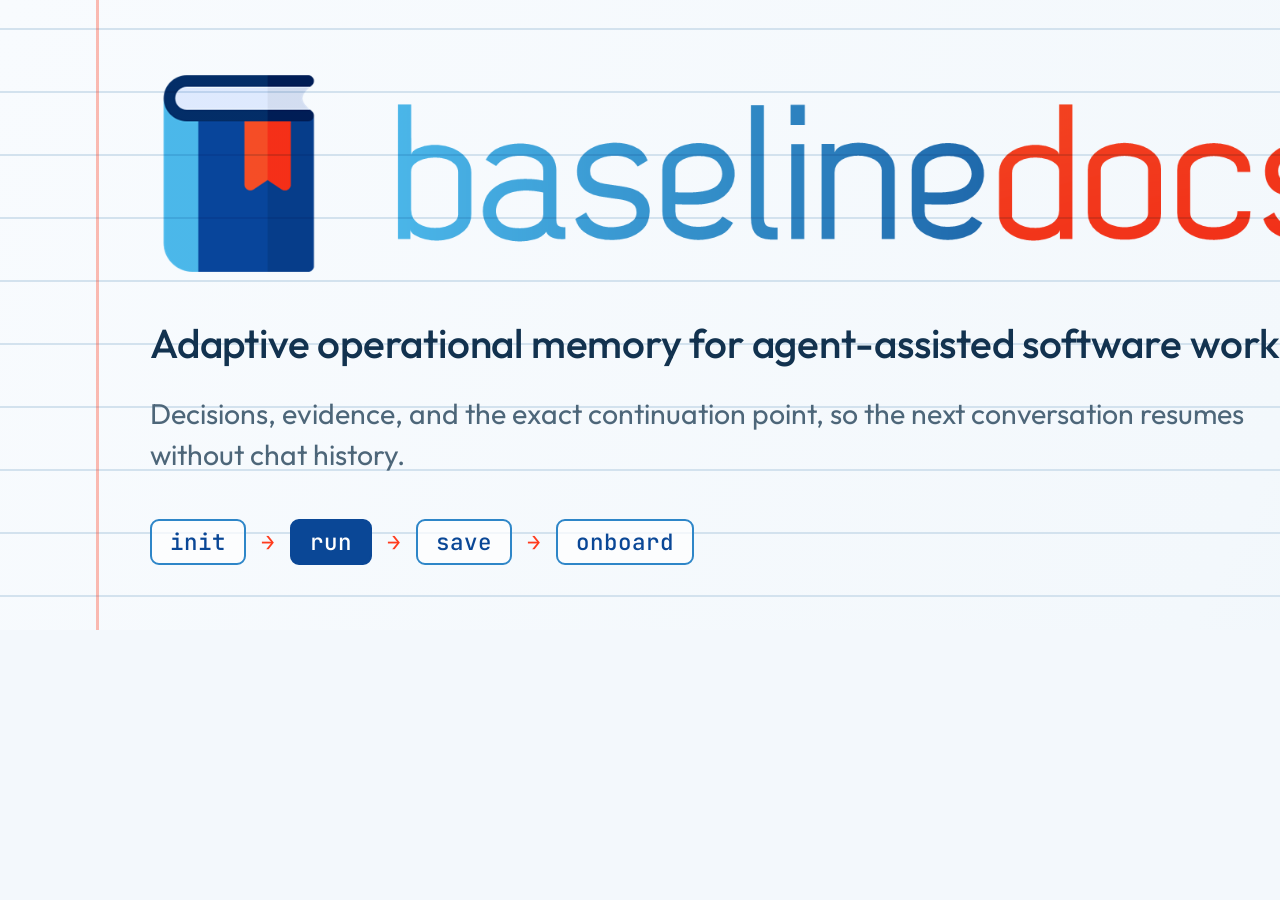
<file: assets/source/banner.html>
<!doctype html>
<html lang="en">
<head>
<meta charset="utf-8">
<title>banner</title>
<!-- Source of ../banner.png. Serve the assets folder over HTTP, open source/banner.html in a 2400x630 viewport, and screenshot it at CSS scale. Fonts load from Google Fonts. -->
<link rel="preconnect" href="https://fonts.googleapis.com">
<link rel="preconnect" href="https://fonts.gstatic.com" crossorigin>
<link rel="stylesheet" href="https://fonts.googleapis.com/css2?family=Outfit:wght@400;500;600&family=JetBrains+Mono:wght@500;600&display=swap">
<style>
:root {
  --paper: #f3f8fc;
  --rule: #d3e2ee;
  --sky: #4fb6ec;
  --mid: #2e86c8;
  --navy: #0a4796;
  --ink: #12324f;
  --muted: #4d6679;
  --red: #ff3b1d;
}
* { box-sizing: border-box; }
html, body { margin: 0; padding: 0; background: var(--paper); }
/* stage is 1600x420 and zoomed 1.5x so the PNG comes out at 2400x630 */
.stage {
  zoom: 1.5;
  position: relative; width: 1600px; height: 420px; overflow: hidden;
  background:
    linear-gradient(90deg, rgba(255,59,29,0.34) 0 2px, transparent 2px) 64px 0 / 2px 100% no-repeat,
    repeating-linear-gradient(180deg, transparent 0 41px, var(--rule) 41px 42px) 0 20px / 100% 100%,
    linear-gradient(115deg, #f8fbfe 0%, var(--paper) 55%, #e6f1f9 100%);
  font-family: "Outfit", "Segoe UI", system-ui, sans-serif;
}
/* logo.png is 2000x313 with a white ground: crop to the mark and wordmark (x 240-1760, y 20-295) and multiply the white away */
.logo {
  position: absolute; left: 100px; top: 44px; width: 800px; height: 144.7px; overflow: hidden;
  mix-blend-mode: multiply;
}
.logo img { position: absolute; left: -126.3px; top: -10.5px; width: 1052.6px; max-width: none; }
.tag {
  position: absolute; left: 100px; top: 212px; width: 870px; white-space: nowrap;
  font-size: 27px; line-height: 1.25; font-weight: 500; color: var(--ink); letter-spacing: -0.005em;
}
.sub {
  position: absolute; left: 100px; top: 262px; width: 740px;
  font-size: 19px; line-height: 1.45; color: var(--muted);
}
.flow {
  position: absolute; left: 100px; top: 346px; display: flex; align-items: center; gap: 10px;
  font-family: "JetBrains Mono", ui-monospace, Consolas, monospace; font-size: 15px; font-weight: 500;
}
.flow span.c { padding: 4px 12px; border: 1.5px solid var(--mid); border-radius: 6px; color: var(--navy); background: rgba(255,255,255,0.7); }
.flow span.c.on { background: var(--navy); border-color: var(--navy); color: #fff; }
.flow span.a { color: var(--red); font-weight: 600; }

.card {
  position: absolute; width: 470px; background: #fff; border: 1.5px solid #bfd3e3; border-radius: 12px;
  box-shadow: 0 10px 26px rgba(10, 71, 150, 0.12);
}
.hd {
  height: 42px; display: flex; align-items: center; justify-content: space-between; padding: 0 16px;
  font-family: "JetBrains Mono", ui-monospace, Consolas, monospace; font-size: 14px; font-weight: 600; color: var(--navy);
}
.chip { font-size: 12px; padding: 2px 9px; border-radius: 999px; background: #e3f1fa; color: var(--mid); font-weight: 600; }
.chip.red { background: #ffe6e1; color: #c92a10; }
.c1 { left: 1050px; top: 34px; }
.c2 { left: 1018px; top: 78px; }
.c3 { left: 986px; top: 122px; height: 246px; }
.body { padding: 4px 18px 0 18px; border-top: 1.5px solid #e3edf5; }
.row { display: grid; grid-template-columns: 62px 1fr 64px; align-items: center; gap: 12px; height: 44px; font-size: 16px; color: var(--ink); }
.row b { font-family: "JetBrains Mono", ui-monospace, Consolas, monospace; font-size: 13px; color: var(--muted); font-weight: 600; }
.bar { height: 8px; border-radius: 4px; background: #e3edf5; overflow: hidden; }
.bar i { display: block; height: 100%; border-radius: 4px; }
.st { font-family: "JetBrains Mono", ui-monospace, Consolas, monospace; font-size: 12px; font-weight: 600; text-align: right; }
.next {
  margin-top: 8px; padding: 10px 12px; border-radius: 8px; background: #f3f8fc;
  font-size: 14px; color: var(--muted); border-left: 3px solid var(--red); line-height: 1.35;
}
.next em { font-style: normal; font-weight: 600; color: var(--ink); }
</style>
</head>
<body>
<div class="stage">
  <div class="logo"><img src="../logo.png" alt="baselinedocs"></div>
  <div class="tag">Adaptive operational memory for agent-assisted software work.</div>
  <div class="sub">Decisions, evidence, and the exact continuation point, so the next conversation resumes without chat history.</div>
  <div class="flow"><span class="c">init</span><span class="a">&rarr;</span><span class="c on">run</span><span class="a">&rarr;</span><span class="c">save</span><span class="a">&rarr;</span><span class="c">onboard</span></div>

  <div class="card c1"><div class="hd"><span>pack.hallucination.md</span><span class="chip red">BLD-D7</span></div></div>
  <div class="card c2"><div class="hd"><span>pack.introduction.md</span><span class="chip">scope</span></div></div>
  <div class="card c3">
    <div class="hd"><span>pack.roadmap.md</span><span class="chip">active</span></div>
    <div class="body">
      <div class="row"><b>Phase 1</b><div class="bar"><i style="width:100%;background:var(--navy)"></i></div><span class="st" style="color:var(--navy)">done</span></div>
      <div class="row"><b>Phase 2</b><div class="bar"><i style="width:62%;background:var(--sky)"></i></div><span class="st" style="color:var(--mid)">active</span></div>
      <div class="row"><b>Phase 3</b><div class="bar"><i style="width:0%"></i></div><span class="st" style="color:var(--muted)">next</span></div>
      <div class="next"><em>Next action:</em> run phase 2, then save the closed decision.</div>
    </div>
  </div>
</div>
</body>
</html>
</file>
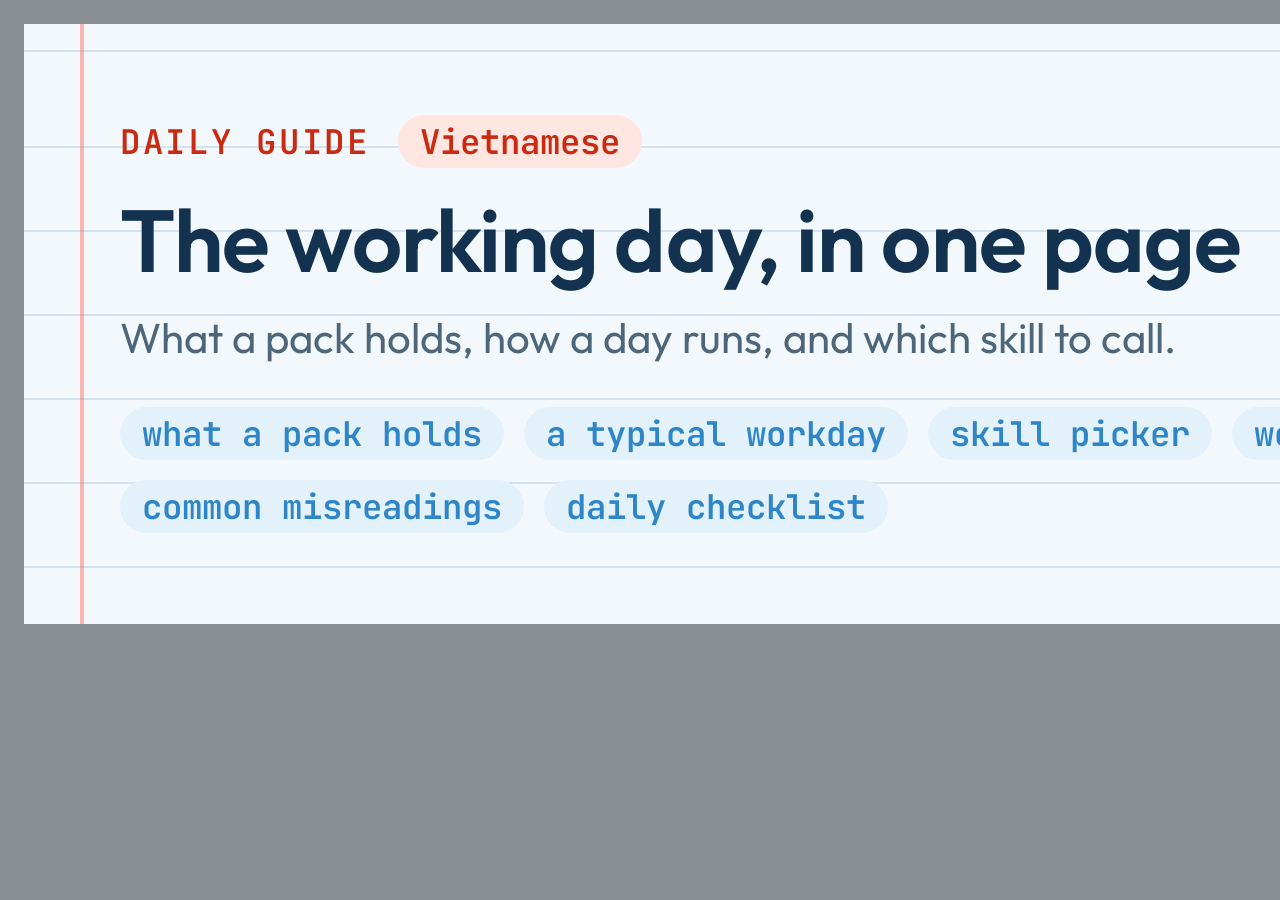
<file: assets/source/daily-guide-card.html>
<!doctype html>
<html lang="en">
<head>
<meta charset="utf-8">
<title>daily-guide-card</title>
<!-- Source of ../daily-guide-card.webp and ../daily-guide-card-dark.webp. Serve the assets folder over HTTP, open source/daily-guide-card.html?theme=light and ?theme=dark in a viewport at least 2500 px wide, wait for fonts, screenshot the .item (id daily-guide-card) at CSS scale, and finish it with finish.py (rounded corners, border, lossless WebP): uvx --from pillow python -I assets/source/finish.py light|dark <dst.webp> <src.png>. The item is 1200x300 CSS px, so 2400x600 px. -->
<script src="shared.js"></script>
<link rel="stylesheet" href="shared.css">
<style>
#daily-guide-card { height: 300px; }
.wrap { position: absolute; inset: 0; padding: 40px 48px; display: flex; align-items: center; gap: 40px; }
.left { flex: 1; }
.head { display: flex; align-items: center; gap: 14px; }
h2 { margin: 12px 0 0; font-size: 44px; line-height: 1.1; font-weight: 600; color: var(--ink); letter-spacing: -0.01em; }
.sub { margin-top: 10px; font-size: 21px; line-height: 1.4; color: var(--muted); max-width: 700px; }
.chips { margin-top: 20px; display: flex; flex-wrap: wrap; gap: 10px; max-width: 760px; }
.right { width: 300px; text-align: center; }
.go { display: flex; align-items: center; justify-content: center; gap: 12px; height: 76px; border-radius: 14px; background: var(--navy); color: var(--on); font-size: 26px; font-weight: 600; box-shadow: 0 10px 24px var(--shadow); }
.go b { color: var(--on); font-family: "JetBrains Mono", ui-monospace, Consolas, monospace; }
.note { margin-top: 14px; font-size: 18px; color: var(--muted); }
</style>
</head>
<body>
<div class="sheet">
<div class="item" id="daily-guide-card">
  <div class="wrap">
    <div class="left">
      <div class="head"><span class="eyebrow">Daily guide</span><span class="chip red">Vietnamese</span></div>
      <h2>The working day, in one page</h2>
      <div class="sub">What a pack holds, how a day runs, and which skill to call.</div>
      <div class="chips">
        <span class="chip">what a pack holds</span><span class="chip">a typical workday</span><span class="chip">skill picker</span>
        <span class="chip">workflow diagram</span><span class="chip">common misreadings</span><span class="chip">daily checklist</span>
      </div>
    </div>
    <div class="right">
      <div class="go">Open the guide <b>&rarr;</b></div>
      <div class="note">One HTML page. Opens in a browser, no install.</div>
    </div>
  </div>
</div>
</div>
</body>
</html>
</file>
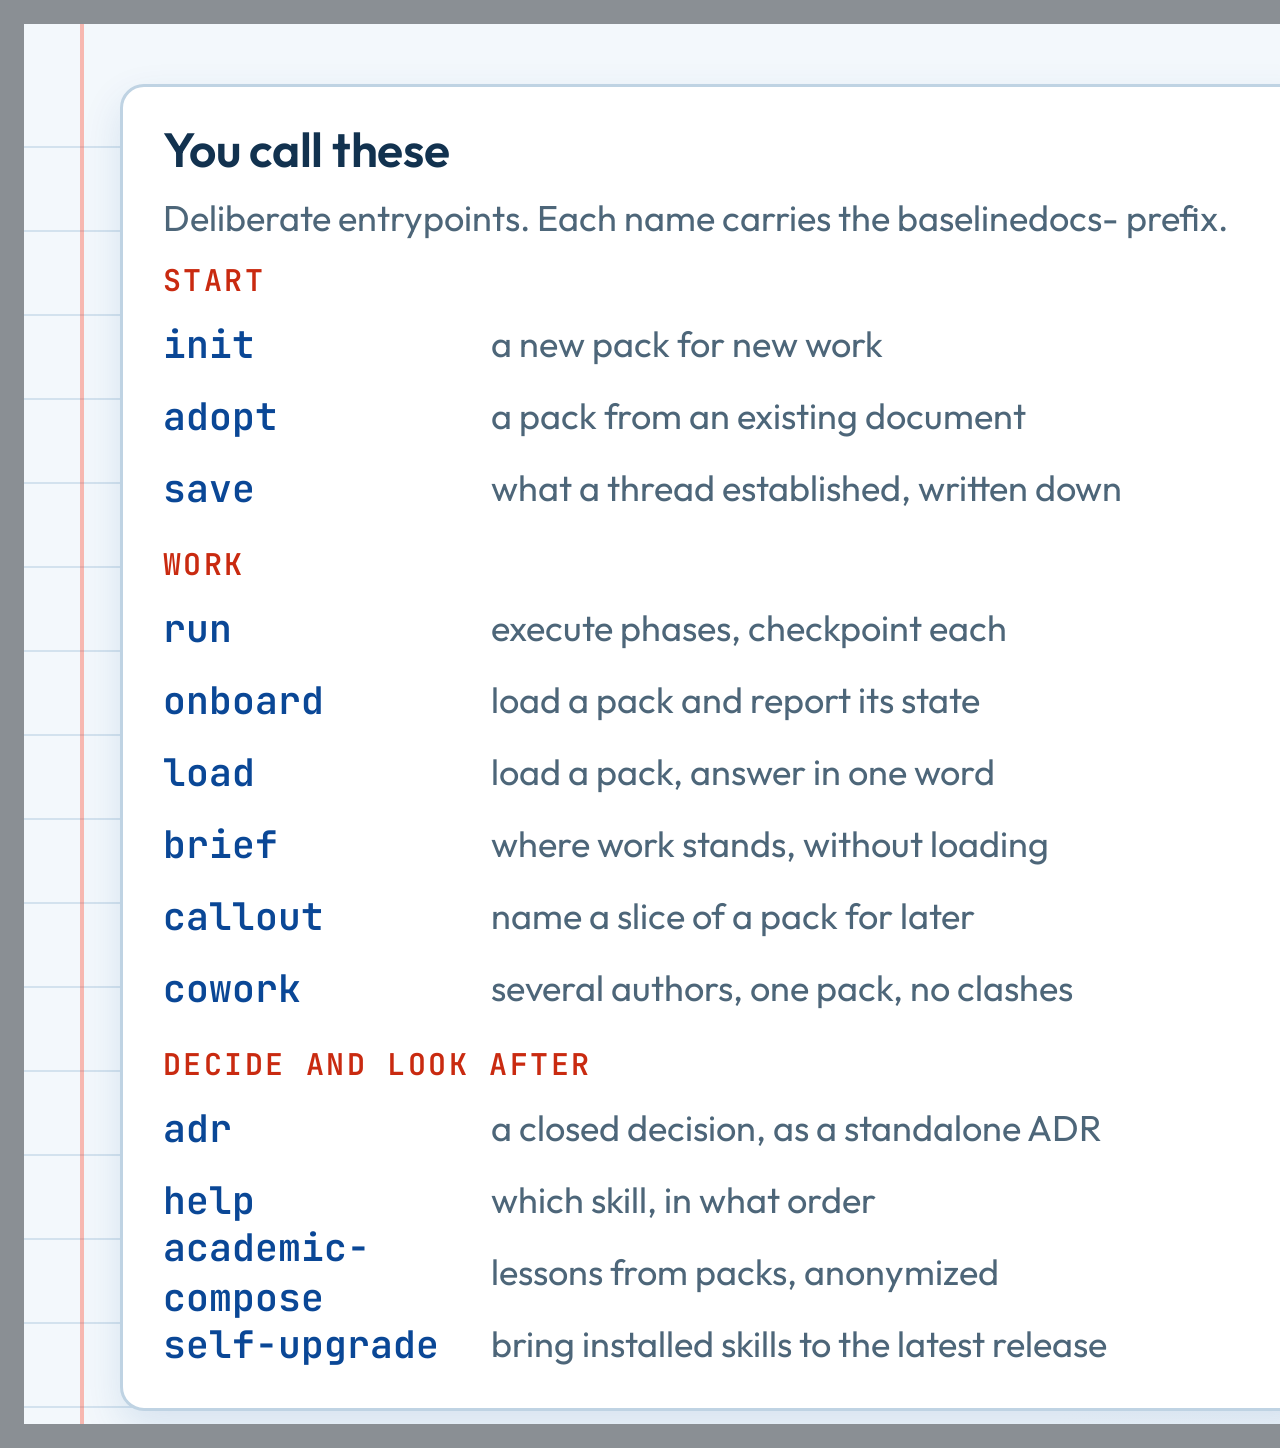
<file: assets/source/family-map.html>
<!doctype html>
<html lang="en">
<head>
<meta charset="utf-8">
<title>family-map</title>
<!-- Source of ../family-map.webp and ../family-map-dark.webp. Every baselinedocs-* skill folder must appear here as a data-skill attribute: tests/test_readme_assets.py fails otherwise. Serve the assets folder over HTTP, open source/family-map.html?theme=light and ?theme=dark in a viewport at least 2500 px wide, wait for fonts, screenshot the .item (id family-map) at CSS scale, and finish it with finish.py (rounded corners, border, lossless WebP): uvx --from pillow python -I assets/source/finish.py light|dark <dst.webp> <src.png>. The item is 1200x700 CSS px, so 2400x1400 px. -->
<script src="shared.js"></script>
<link rel="stylesheet" href="shared.css">
<style>
#family-map { height: 700px; }
.col { position: absolute; top: 30px; }
.left { left: 48px; width: 600px; }
.right { left: 684px; width: 468px; }
.panel { padding: 16px 20px 14px; margin-bottom: 18px; }
.panel h4 { margin: 0 0 8px; font-size: 24px; font-weight: 600; letter-spacing: -0.005em; }
.panel .sub { font-size: 18px; color: var(--muted); margin-bottom: 8px; }
.grp { font-family: "JetBrains Mono", ui-monospace, Consolas, monospace; font-size: 15px; font-weight: 600; letter-spacing: 0.08em; text-transform: uppercase; color: var(--redtext); margin: 10px 0 4px; }
.row { display: flex; align-items: center; gap: 14px; height: 36px; }
.row .nm { width: 150px; flex: none; font-size: 19px; }
.row .ds { font-size: 18px; }
.chips { display: flex; flex-wrap: wrap; gap: 8px; margin: 2px 0 2px; }
.chips .chip { font-size: 18px; }
.fine { margin-top: 10px; font-size: 18px; color: var(--muted); }
</style>
</head>
<body>
<div class="sheet">
<div class="item" id="family-map">
  <div class="col left">
    <div class="card panel">
      <h4>You call these</h4>
      <div class="sub">Deliberate entrypoints. Each name carries the baselinedocs- prefix.</div>
      <div class="grp">Start</div>
      <div class="row"><span class="nm" data-skill="baselinedocs-init">init</span><span class="ds">a new pack for new work</span></div>
      <div class="row"><span class="nm" data-skill="baselinedocs-adopt">adopt</span><span class="ds">a pack from an existing document</span></div>
      <div class="row"><span class="nm" data-skill="baselinedocs-save">save</span><span class="ds">what a thread established, written down</span></div>
      <div class="grp">Work</div>
      <div class="row"><span class="nm" data-skill="baselinedocs-run">run</span><span class="ds">execute phases, checkpoint each</span></div>
      <div class="row"><span class="nm" data-skill="baselinedocs-onboard">onboard</span><span class="ds">load a pack and report its state</span></div>
      <div class="row"><span class="nm" data-skill="baselinedocs-load">load</span><span class="ds">load a pack, answer in one word</span></div>
      <div class="row"><span class="nm" data-skill="baselinedocs-brief">brief</span><span class="ds">where work stands, without loading</span></div>
      <div class="row"><span class="nm" data-skill="baselinedocs-callout">callout</span><span class="ds">name a slice of a pack for later</span></div>
      <div class="row"><span class="nm" data-skill="baselinedocs-cowork">cowork</span><span class="ds">several authors, one pack, no clashes</span></div>
      <div class="grp">Decide and look after</div>
      <div class="row"><span class="nm" data-skill="baselinedocs-adr">adr</span><span class="ds">a closed decision, as a standalone ADR</span></div>
      <div class="row"><span class="nm" data-skill="baselinedocs-help">help</span><span class="ds">which skill, in what order</span></div>
      <div class="row"><span class="nm" data-skill="baselinedocs-academic-compose">academic-compose</span><span class="ds">lessons from packs, anonymized</span></div>
      <div class="row"><span class="nm" data-skill="baselinedocs-self-upgrade">self-upgrade</span><span class="ds">bring installed skills to the latest release</span></div>
    </div>
  </div>
  <div class="col right">
    <div class="card panel">
      <h4>The agent reaches for these</h4>
      <div class="sub">Selected on their own when the condition shows up.</div>
      <div class="grp">Sync: keep the pack true</div>
      <div class="chips"><span class="chip" data-skill="baselinedocs-sync-codebase">sync-codebase</span><span class="chip" data-skill="baselinedocs-sync-decisions">sync-decisions</span><span class="chip" data-skill="baselinedocs-sync-reconcile">sync-reconcile</span></div>
      <div class="grp">Audit: find what fell behind</div>
      <div class="chips"><span class="chip" data-skill="baselinedocs-audit-drift">audit-drift</span><span class="chip" data-skill="baselinedocs-audit-claims">audit-claims</span></div>
      <div class="grp">Maintain: keep it usable</div>
      <div class="chips"><span class="chip" data-skill="baselinedocs-maintain-compact">maintain-compact</span><span class="chip" data-skill="baselinedocs-maintain-split">maintain-split</span></div>
      <div class="grp">Knowledge and rules</div>
      <div class="chips"><span class="chip" data-skill="baselinedocs-extract-wiki">extract-wiki</span><span class="chip" data-skill="baseline-core">baseline-core</span></div>
    </div>
  </div>
</div>
</div>
</body>
</html>
</file>
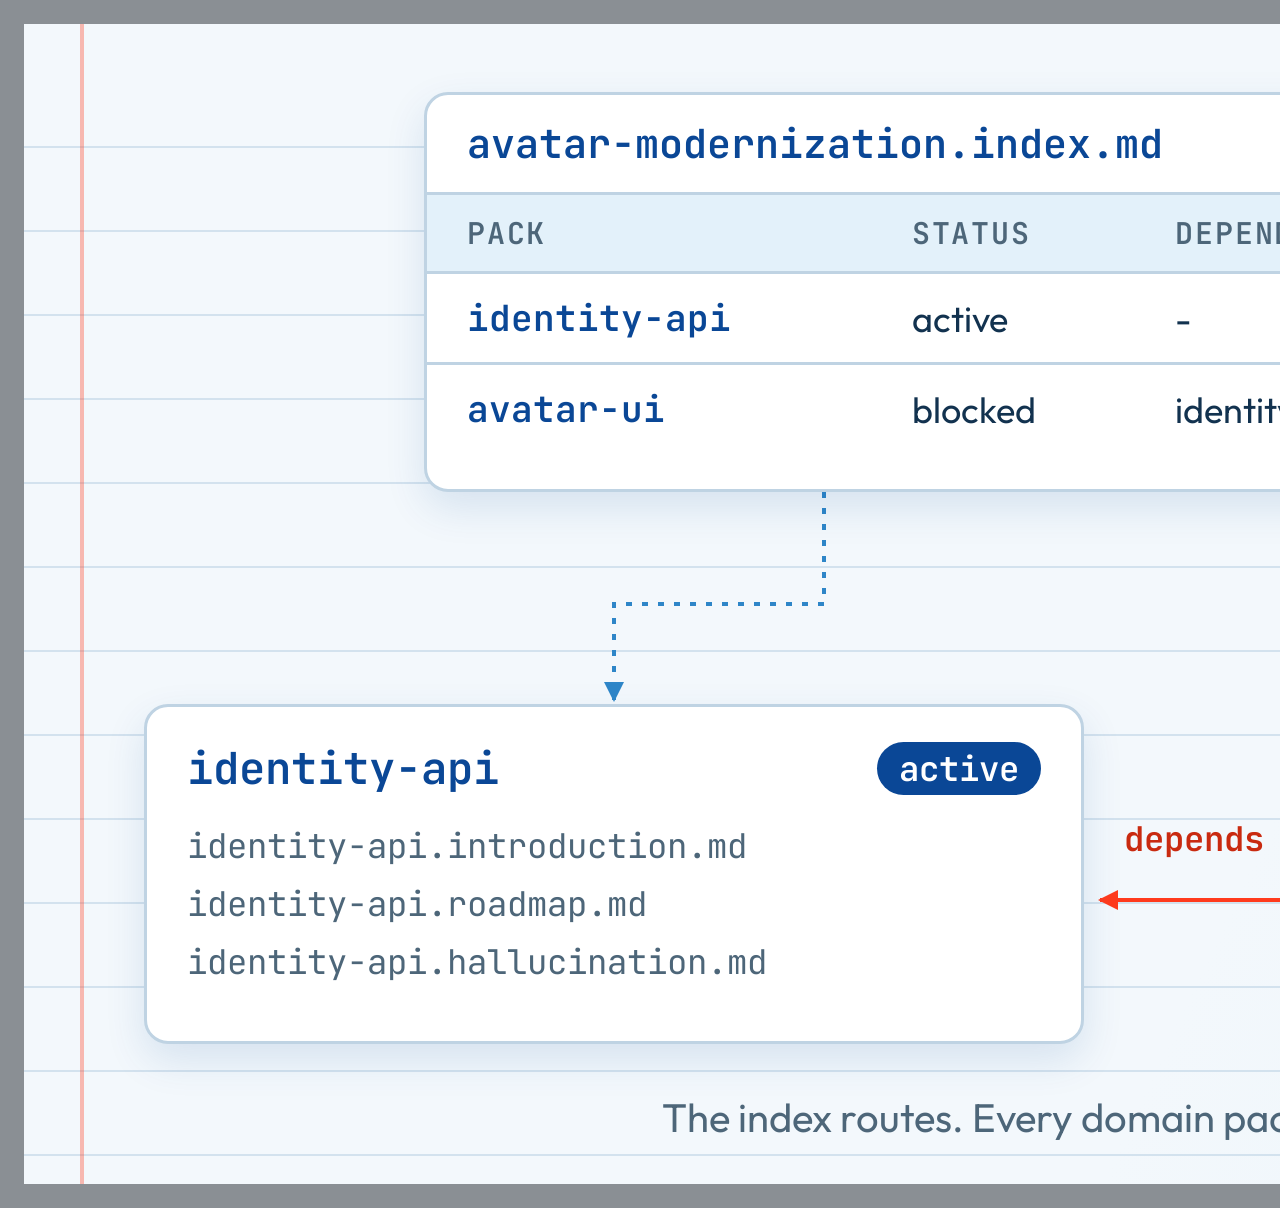
<file: assets/source/multi-pack.html>
<!doctype html>
<html lang="en">
<head>
<meta charset="utf-8">
<title>multi-pack</title>
<!-- Source of ../multi-pack.webp and ../multi-pack-dark.webp. Serve the assets folder over HTTP, open source/multi-pack.html?theme=light and ?theme=dark in a viewport at least 2500 px wide, wait for fonts, screenshot the .item (id multi-pack) at CSS scale, and finish it with finish.py (rounded corners, border, lossless WebP): uvx --from pillow python -I assets/source/finish.py light|dark <dst.webp> <src.png>. The item is 1200x580 CSS px, so 2400x1160 px. -->
<script src="shared.js"></script>
<link rel="stylesheet" href="shared.css">
<style>
#multi-pack { height: 580px; }
.abs { position: absolute; }
.index { left: 200px; top: 34px; width: 800px; height: 200px; overflow: hidden; }
.hd { height: 50px; display: flex; align-items: center; justify-content: space-between; padding: 0 20px; border-bottom: 1.5px solid var(--cardline); }
table { border-collapse: collapse; width: 100%; font-size: 18px; }
th { font-family: "JetBrains Mono", ui-monospace, Consolas, monospace; font-size: 15px; letter-spacing: 0.06em; text-transform: uppercase; color: var(--muted); text-align: left; font-weight: 600; padding: 9px 20px; background: var(--soft); }
td { padding: 10px 20px; border-top: 1.5px solid var(--cardline); }
td.id { font-family: "JetBrains Mono", ui-monospace, Consolas, monospace; font-weight: 600; color: var(--navy); }
.pack { top: 340px; width: 470px; height: 170px; padding: 16px 20px; }
.pack .top { display: flex; align-items: center; justify-content: space-between; margin-bottom: 10px; }
.pack .nm { font-size: 22px; }
.files { font-family: "JetBrains Mono", ui-monospace, Consolas, monospace; font-size: 17px; line-height: 1.7; color: var(--muted); }
.cap { left: 0; right: 0; top: 534px; text-align: center; font-size: 20px; color: var(--muted); }
.lbl { top: 396px; left: 543px; width: 114px; text-align: center; font-family: "JetBrains Mono", ui-monospace, Consolas, monospace; font-size: 17px; font-weight: 600; color: var(--redtext); }
</style>
</head>
<body>
<div class="sheet">
<div class="item" id="multi-pack">
  <svg class="abs" style="left:0;top:0" width="1200" height="580" viewBox="0 0 1200 580" xmlns="http://www.w3.org/2000/svg">
    <defs>
      <marker id="ah" markerWidth="10" markerHeight="10" refX="9" refY="5" orient="auto" markerUnits="userSpaceOnUse"><path class="ah" d="M0 0L10 5L0 10z"/></marker>
      <marker id="ahb" markerWidth="10" markerHeight="10" refX="9" refY="5" orient="auto" markerUnits="userSpaceOnUse"><path class="ahb" d="M0 0L10 5L0 10z"/></marker>
    </defs>
    <path class="ln dot" d="M400 234V290H295V338"/>
    <path class="ln dot" d="M800 234V290H905V338"/>
    <path class="ln" d="M660 438H538"/>
  </svg>
  <div class="card abs index">
    <div class="hd"><span class="nm">avatar-modernization.index.md</span><span class="chip red">routing only</span></div>
    <table>
      <tr><th>Pack</th><th>Status</th><th>Depends on</th><th>Next checkpoint</th></tr>
      <tr><td class="id">identity-api</td><td>active</td><td>-</td><td>schema verified</td></tr>
      <tr><td class="id">avatar-ui</td><td>blocked</td><td>identity-api</td><td>consume signed URL</td></tr>
    </table>
  </div>
  <div class="card abs pack" style="left:60px">
    <div class="top"><span class="nm">identity-api</span><span class="chip on">active</span></div>
    <div class="files">identity-api.introduction.md<br>identity-api.roadmap.md<br>identity-api.hallucination.md</div>
  </div>
  <div class="card abs pack" style="left:670px">
    <div class="top"><span class="nm">avatar-ui</span><span class="chip red">blocked</span></div>
    <div class="files">avatar-ui.introduction.md<br>avatar-ui.roadmap.md<br>avatar-ui.hallucination.md</div>
  </div>
  <div class="abs lbl">depends on</div>
  <div class="abs cap">The index routes. Every domain pack stays directly addressable.</div>
</div>
</div>
</body>
</html>
</file>
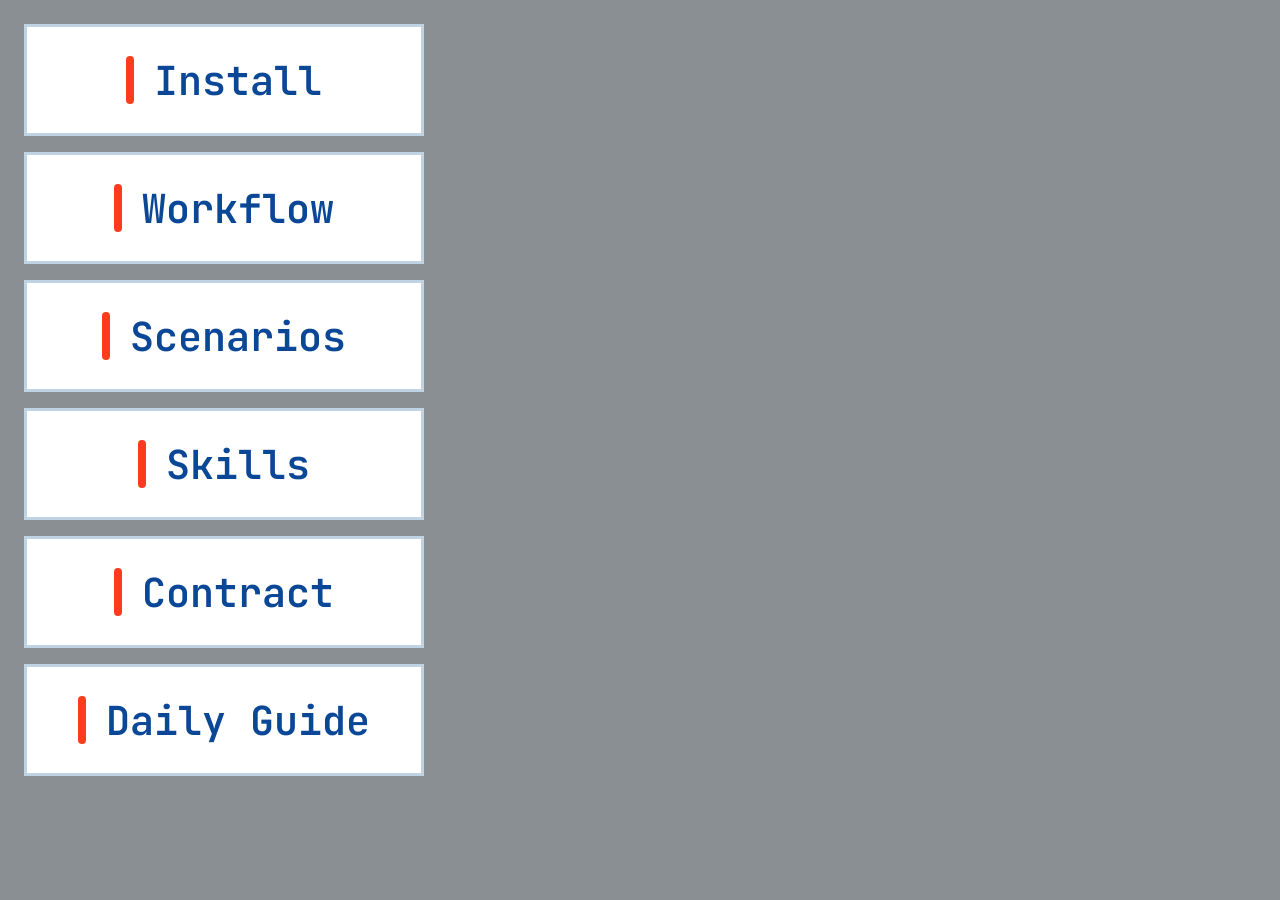
<file: assets/source/nav.html>
<!doctype html>
<html lang="en">
<head>
<meta charset="utf-8">
<title>nav</title>
<!-- Source of ../nav-*.webp and ../nav-*-dark.webp. Serve the assets folder over HTTP, open source/nav.html?theme=light and ?theme=dark in a viewport at least 500 px wide, wait for fonts, screenshot each .item (its id is the output name) at CSS scale, and finish it with finish.py (rounded corners, border, lossless WebP): uvx --from pillow python -I assets/source/finish.py light|dark <dst.webp> <src.png>. Each item is 200x56 CSS px, so 400x112 px. -->
<script src="shared.js"></script>
<link rel="stylesheet" href="shared.css">
<style>
.btn { width: 200px; height: 56px; display: flex; align-items: center; justify-content: center; gap: 10px; background: var(--card); box-shadow: inset 0 0 0 1.5px var(--cardline); }
.btn::before { content: ""; width: 4px; height: 24px; border-radius: 2px; background: var(--red); }
.btn span { font-family: "JetBrains Mono", ui-monospace, Consolas, monospace; font-size: 20px; font-weight: 600; color: var(--navy); }
</style>
</head>
<body>
<div class="sheet">
  <div class="item btn" id="nav-install"><span>Install</span></div>
  <div class="item btn" id="nav-workflow"><span>Workflow</span></div>
  <div class="item btn" id="nav-scenarios"><span>Scenarios</span></div>
  <div class="item btn" id="nav-skills"><span>Skills</span></div>
  <div class="item btn" id="nav-contract"><span>Contract</span></div>
  <div class="item btn" id="nav-guide"><span>Daily Guide</span></div>
</div>
</body>
</html>
</file>
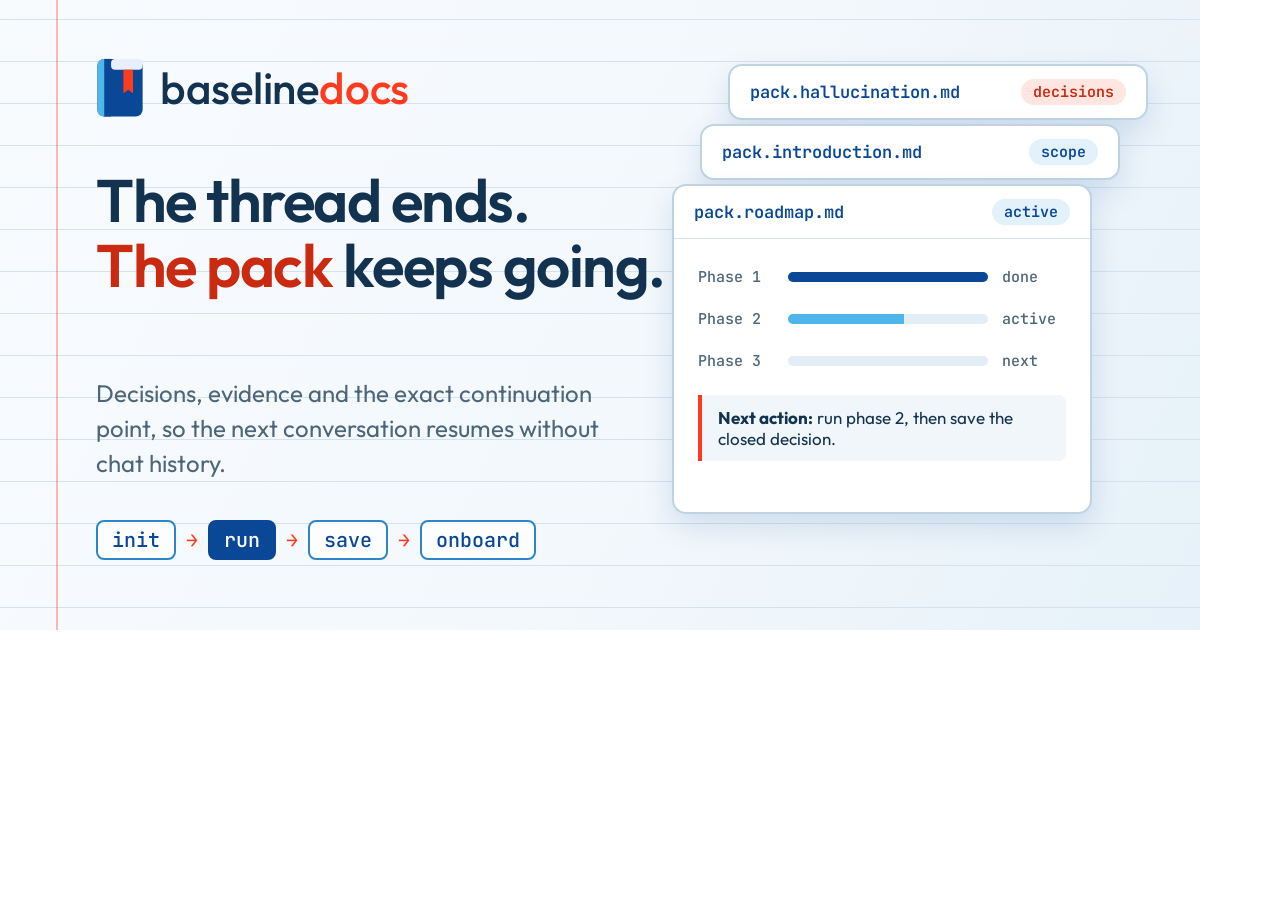
<file: assets/source/og.html>
<!doctype html>
<html lang="en">
<head>
<meta charset="utf-8">
<title>og</title>
<!-- Source of ../og.png, the social preview of index.html. Serve the site folder over HTTP and render this page at 1200x630 as a PNG: uvx --from playwright python -I <doorway-landing>/scripts/shoot.py og assets/source/og.html --out assets/og.png --root . Fonts load from Google Fonts. -->
<link rel="preconnect" href="https://fonts.googleapis.com">
<link rel="preconnect" href="https://fonts.gstatic.com" crossorigin>
<link rel="stylesheet" href="https://fonts.googleapis.com/css2?family=Outfit:wght@400;500;600&family=JetBrains+Mono:wght@500;600&display=swap">
<style>
:root{--paper:#f3f8fc;--rule:#d3e2ee;--sky:#4fb6ec;--mid:#2e86c8;--navy:#0a4796;--ink:#12324f;--muted:#4d6679;--red:#ff3b1d;--redtext:#c92a10}
*{box-sizing:border-box}
html,body{margin:0;padding:0}
.stage{position:relative;width:1200px;height:630px;overflow:hidden;font-family:Outfit,"Segoe UI",system-ui,sans-serif;color:var(--ink);
background:linear-gradient(90deg,rgba(255,59,29,.34) 0 2px,transparent 2px) 56px 0/2px 100% no-repeat,repeating-linear-gradient(180deg,transparent 0 41px,var(--rule) 41px 42px) 0 20px/100% 100%,linear-gradient(115deg,#f8fbfe 0%,var(--paper) 55%,#e6f1f9 100%)}
.brand{position:absolute;left:96px;top:56px;display:flex;align-items:center;gap:16px}
.wm{font-size:44px;font-weight:500;letter-spacing:-.01em}.wm i{font-style:normal;color:var(--red)}
h1{position:absolute;left:96px;top:168px;width:620px;margin:0;font-size:60px;line-height:1.08;font-weight:600;letter-spacing:-.025em}
h1 em{font-style:normal;color:var(--redtext)}
.sub{position:absolute;left:96px;top:352px;width:520px;font-size:24px;line-height:1.45;color:var(--muted)}
.flow{position:absolute;left:96px;top:520px;display:flex;gap:10px;align-items:center;font:500 20px "JetBrains Mono",monospace}
.flow .c{padding:5px 14px;border:2px solid var(--mid);border-radius:8px;color:var(--navy);background:rgba(255,255,255,.7)}
.flow .c.on{background:var(--navy);border-color:var(--navy);color:#fff}.flow .a{color:var(--red);font-weight:600}
.doc{position:absolute;width:420px;background:#fff;border:2px solid #bfd3e3;border-radius:14px;box-shadow:0 12px 30px rgba(10,71,150,.14)}
.hd{height:52px;display:flex;align-items:center;justify-content:space-between;padding:0 20px;font:600 17px "JetBrains Mono",monospace;color:var(--navy)}
.ch{font:600 15px "JetBrains Mono",monospace;padding:3px 12px;border-radius:99px;background:#e3f1fa;color:var(--navy)}.ch.r{background:#ffe6e1;color:var(--redtext)}
.d1{left:728px;top:64px}.d2{left:700px;top:124px}.d3{left:672px;top:184px;height:330px}
.bd{padding:6px 24px;border-top:1px solid var(--rule)}
.ph{display:grid;grid-template-columns:76px 1fr 64px;gap:14px;align-items:center;font:500 15px "JetBrains Mono",monospace;color:var(--muted);margin:22px 0}
.bar{height:10px;border-radius:9px;background:#e3edf5;overflow:hidden}.bar i{display:block;height:100%;background:var(--navy)}
.next{margin-top:24px;border-left:4px solid var(--red);background:#f1f6fa;padding:12px 16px;font-size:17px;border-radius:0 8px 8px 0}
</style>
</head>
<body>
<div class="stage">
  <div class="brand"><svg width="48" height="62" viewBox="0 0 70 90"><rect x="2" y="4" width="66" height="84" rx="10" fill="#0a4796"/><rect x="2" y="4" width="18" height="84" rx="9" fill="#4fb6ec"/><rect x="12" y="4" width="10" height="84" fill="#0a4796"/><rect x="22" y="4" width="46" height="16" rx="6" fill="#e8eefc"/><path d="M40 20h14v34l-7-5-7 5z" fill="#ff3b1d"/></svg><span class="wm">baseline<i>docs</i></span></div>
  <h1>The thread ends.<br><em>The pack</em> keeps going.</h1>
  <p class="sub">Decisions, evidence and the exact continuation point, so the next conversation resumes without chat history.</p>
  <div class="flow"><span class="c">init</span><span class="a">&rarr;</span><span class="c on">run</span><span class="a">&rarr;</span><span class="c">save</span><span class="a">&rarr;</span><span class="c">onboard</span></div>
  <div class="doc d1"><div class="hd">pack.hallucination.md<span class="ch r">decisions</span></div></div>
  <div class="doc d2"><div class="hd">pack.introduction.md<span class="ch">scope</span></div></div>
  <div class="doc d3"><div class="hd">pack.roadmap.md<span class="ch">active</span></div><div class="bd">
    <div class="ph">Phase 1<div class="bar"><i style="width:100%"></i></div>done</div>
    <div class="ph">Phase 2<div class="bar"><i style="width:58%;background:#4fb6ec"></i></div>active</div>
    <div class="ph">Phase 3<div class="bar"></div>next</div>
    <div class="next"><b>Next action:</b> run phase 2, then save the closed decision.</div></div></div>
</div>
</body>
</html>
</file>
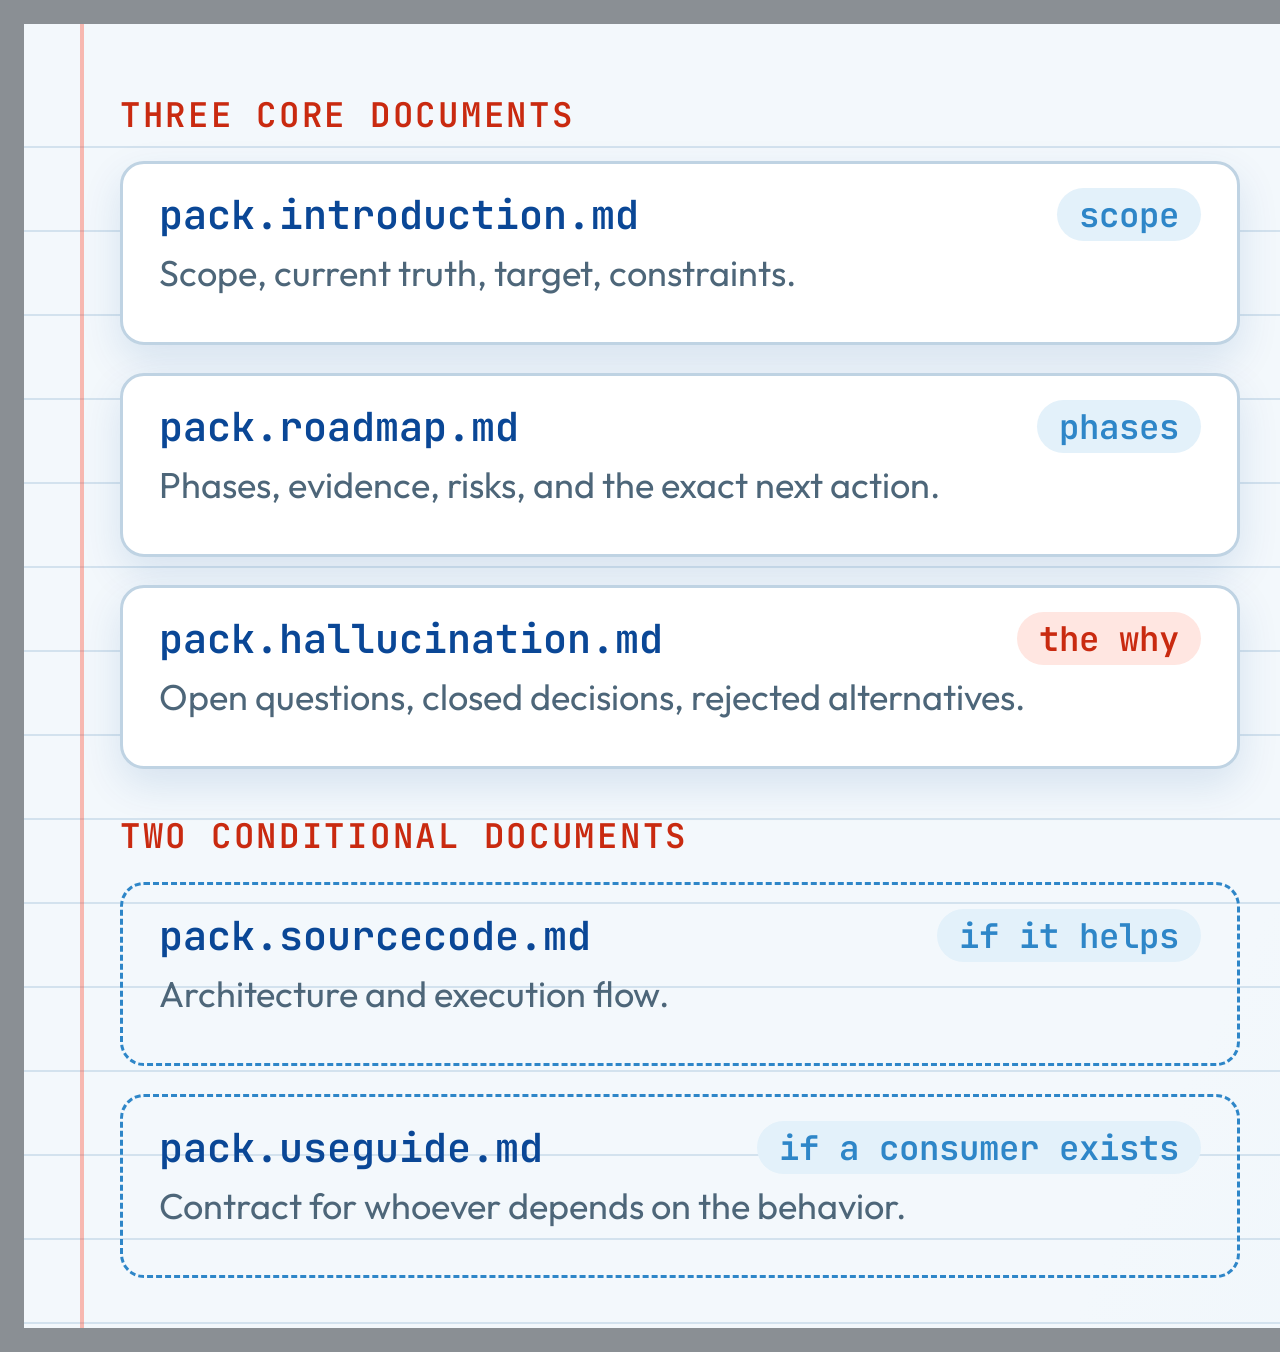
<file: assets/source/pack-anatomy.html>
<!doctype html>
<html lang="en">
<head>
<meta charset="utf-8">
<title>pack-anatomy</title>
<!-- Source of ../pack-anatomy.webp and ../pack-anatomy-dark.webp. Serve the assets folder over HTTP, open source/pack-anatomy.html?theme=light and ?theme=dark in a viewport at least 2500 px wide, wait for fonts, screenshot the .item (id pack-anatomy) at CSS scale, and finish it with finish.py (rounded corners, border, lossless WebP): uvx --from pillow python -I assets/source/finish.py light|dark <dst.webp> <src.png>. The item is 1200x652 CSS px, so 2400x1304 px. -->
<script src="shared.js"></script>
<link rel="stylesheet" href="shared.css">
<style>
#pack-anatomy { height: 652px; }
.col { position: absolute; top: 34px; }
.left { left: 48px; width: 560px; }
.right { left: 648px; width: 504px; }
.eyebrow { margin-bottom: 12px; }
.doc { padding: 12px 18px 14px; margin-bottom: 14px; height: 92px; }
.doc .top { display: flex; align-items: center; justify-content: space-between; }
.doc .ds { margin-top: 4px; }
.gap { margin-top: 22px; }
.mini { padding: 0; margin-bottom: 22px; overflow: hidden; }
.mini .hd { height: 46px; display: flex; align-items: center; justify-content: space-between; padding: 0 18px; border-bottom: 1.5px solid var(--cardline); }
.code { padding: 12px 18px 14px; font-family: "JetBrains Mono", ui-monospace, Consolas, monospace; font-size: 18px; line-height: 1.55; color: var(--ink); }
.code .k { color: var(--mid); }
.code .v { color: var(--redtext); }
table { border-collapse: collapse; width: 100%; font-size: 18px; }
th { font-family: "JetBrains Mono", ui-monospace, Consolas, monospace; font-size: 15px; letter-spacing: 0.06em; text-transform: uppercase; color: var(--muted); text-align: left; font-weight: 600; padding: 8px 14px; background: var(--soft); }
td { padding: 8px 14px; border-top: 1.5px solid var(--cardline); color: var(--ink); }
td.id { font-family: "JetBrains Mono", ui-monospace, Consolas, monospace; font-weight: 600; color: var(--navy); white-space: nowrap; }
.h { padding: 10px 18px 14px; font-family: "JetBrains Mono", ui-monospace, Consolas, monospace; font-size: 18px; font-weight: 600; color: var(--ink); border-top: 1.5px solid var(--cardline); }


</style>
</head>
<body>
<div class="sheet">
<div class="item" id="pack-anatomy">
  <div class="col left">
    <div class="eyebrow">Three core documents</div>
    <div class="card doc"><div class="top"><span class="nm">pack.introduction.md</span><span class="chip">scope</span></div><div class="ds">Scope, current truth, target, constraints.</div></div>
    <div class="card doc"><div class="top"><span class="nm">pack.roadmap.md</span><span class="chip">phases</span></div><div class="ds">Phases, evidence, risks, and the exact next action.</div></div>
    <div class="card doc"><div class="top"><span class="nm">pack.hallucination.md</span><span class="chip red">the why</span></div><div class="ds">Open questions, closed decisions, rejected alternatives.</div></div>
    <div class="eyebrow gap">Two conditional documents</div>
    <div class="card ghost doc"><div class="top"><span class="nm">pack.sourcecode.md</span><span class="chip">if it helps</span></div><div class="ds">Architecture and execution flow.</div></div>
    <div class="card ghost doc"><div class="top"><span class="nm">pack.useguide.md</span><span class="chip">if a consumer exists</span></div><div class="ds">Contract for whoever depends on the behavior.</div></div>
  </div>
  <div class="col right">
    <div class="eyebrow">Every document starts with</div>
    <div class="card mini">
      <div class="hd"><span class="nm">frontmatter</span><span class="chip">yaml</span></div>
      <div class="code">
        <span class="k">baseline_schema:</span> <span class="v">"2.0"</span><br>
        <span class="k">pack:</span> <span class="v">"avatar-rollout"</span><br>
        <span class="k">document:</span> <span class="v">"roadmap"</span><br>
        <span class="k">status:</span> <span class="v">"active"</span><br>
        <span class="k">updated:</span> <span class="v">"2026-07-30"</span><br>
        <span class="k">code_ref:</span> <span class="v">"2d0bf83"</span>
      </div>
    </div>
    <div class="eyebrow">The decision journal opens with</div>
    <div class="card mini">
      <div class="hd"><span class="nm">## Entry index</span><span class="chip red">required</span></div>
      <table>
        <tr><th>Entry</th><th>About</th><th>Status</th></tr>
        <tr><td class="id">AR-D7</td><td>where a rule is stated</td><td>current</td></tr>
        <tr><td class="id">AR-Q2</td><td>whether to split the pack</td><td>open</td></tr>
      </table>
      <div class="h">## AR-D7: the pointer lives in SKILL.md</div>
    </div>
  </div>
</div>
</div>
</body>
</html>
</file>
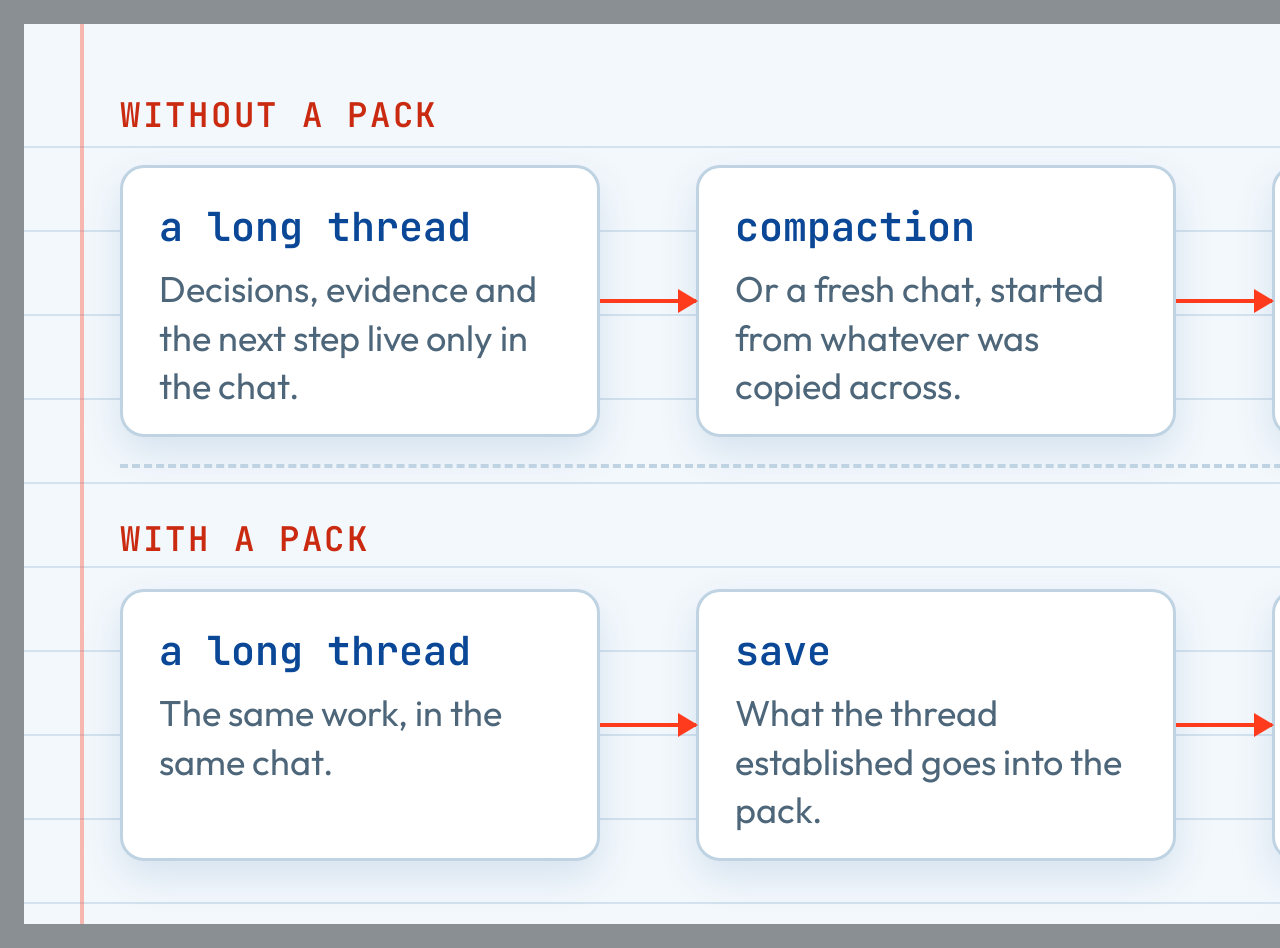
<file: assets/source/problem.html>
<!doctype html>
<html lang="en">
<head>
<meta charset="utf-8">
<title>problem</title>
<!-- Source of ../problem.webp and ../problem-dark.webp. Serve the assets folder over HTTP, open source/problem.html?theme=light and ?theme=dark in a viewport at least 2500 px wide, wait for fonts, screenshot the .item (id problem) at CSS scale, and finish it with finish.py (rounded corners, border, lossless WebP): uvx --from pillow python -I assets/source/finish.py light|dark <dst.webp> <src.png>. The item is 1200x450 CSS px, so 2400x900 px. -->
<script src="shared.js"></script>
<link rel="stylesheet" href="shared.css">
<style>
#problem { height: 450px; }
.lane { position: absolute; left: 48px; right: 48px; }
.lane .eyebrow { margin-bottom: 14px; }
.lane.a { top: 34px; }
.lane.b { top: 246px; }
.row { display: flex; align-items: center; }
.step { width: 240px; height: 136px; padding: 16px 18px; }
.step .ds { margin-top: 6px; }
.row .ar { width: 48px; }
.sep { position: absolute; left: 48px; right: 48px; top: 220px; border-top: 2px dashed var(--cardline); }
</style>
</head>
<body>
<div class="sheet">
<div class="item" id="problem">
  <div class="lane a">
    <div class="eyebrow">Without a pack</div>
    <div class="row">
      <div class="card step"><div class="nm">a long thread</div><div class="ds">Decisions, evidence and the next step live only in the chat.</div></div>
      <i class="ar"></i>
      <div class="card step"><div class="nm">compaction</div><div class="ds">Or a fresh chat, started from whatever was copied across.</div></div>
      <i class="ar"></i>
      <div class="card step"><div class="nm">a summary</div><div class="ds">It keeps that a rule existed, not what the rule said.</div></div>
      <i class="ar"></i>
      <div class="card bad step"><div class="nm">lost</div><div class="ds">The exact continuation point is gone.</div></div>
    </div>
  </div>
  <div class="sep"></div>
  <div class="lane b">
    <div class="eyebrow">With a pack</div>
    <div class="row">
      <div class="card step"><div class="nm">a long thread</div><div class="ds">The same work, in the same chat.</div></div>
      <i class="ar"></i>
      <div class="card step"><div class="nm">save</div><div class="ds">What the thread established goes into the pack.</div></div>
      <i class="ar"></i>
      <div class="card step"><div class="nm">onboard</div><div class="ds">Any new thread or agent reads the pack in full.</div></div>
      <i class="ar"></i>
      <div class="card on step"><div class="nm">resume</div><div class="ds">At the recorded next action, with the decisions intact.</div></div>
    </div>
  </div>
</div>
</div>
</body>
</html>
</file>
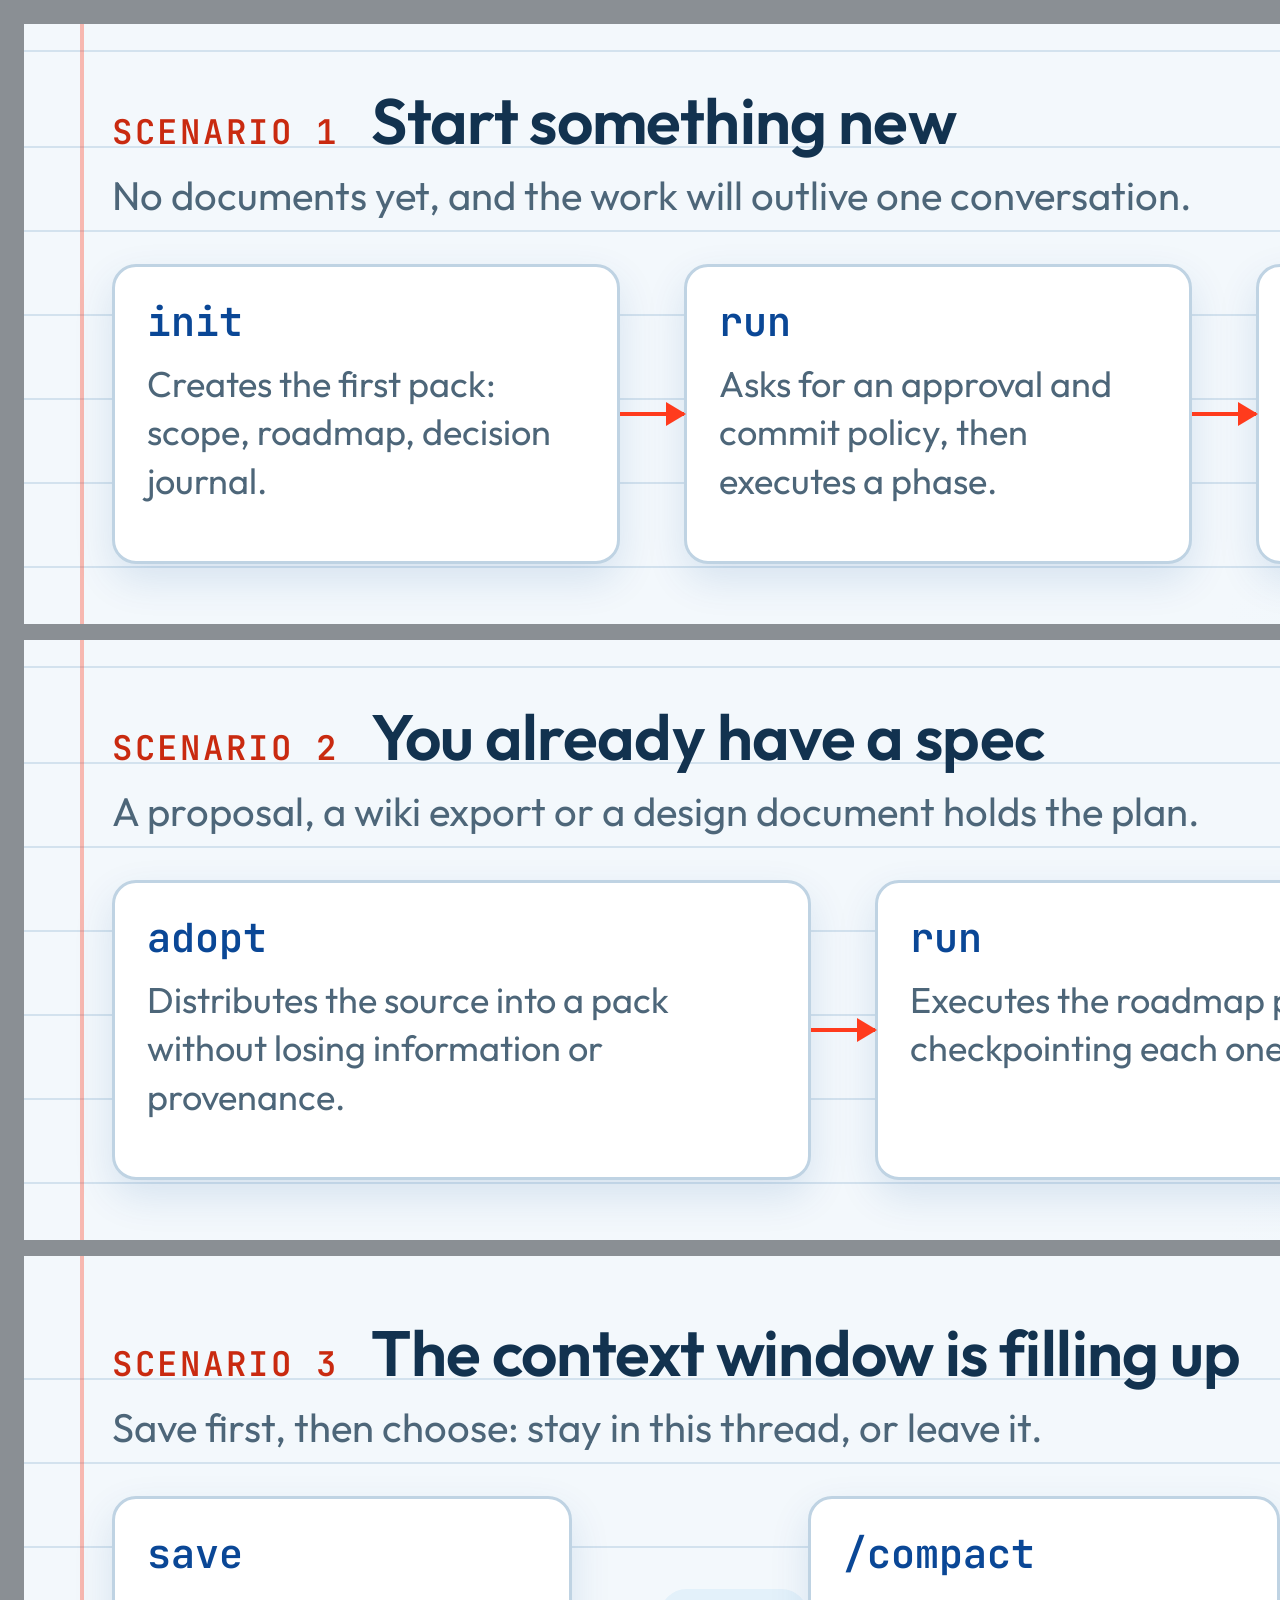
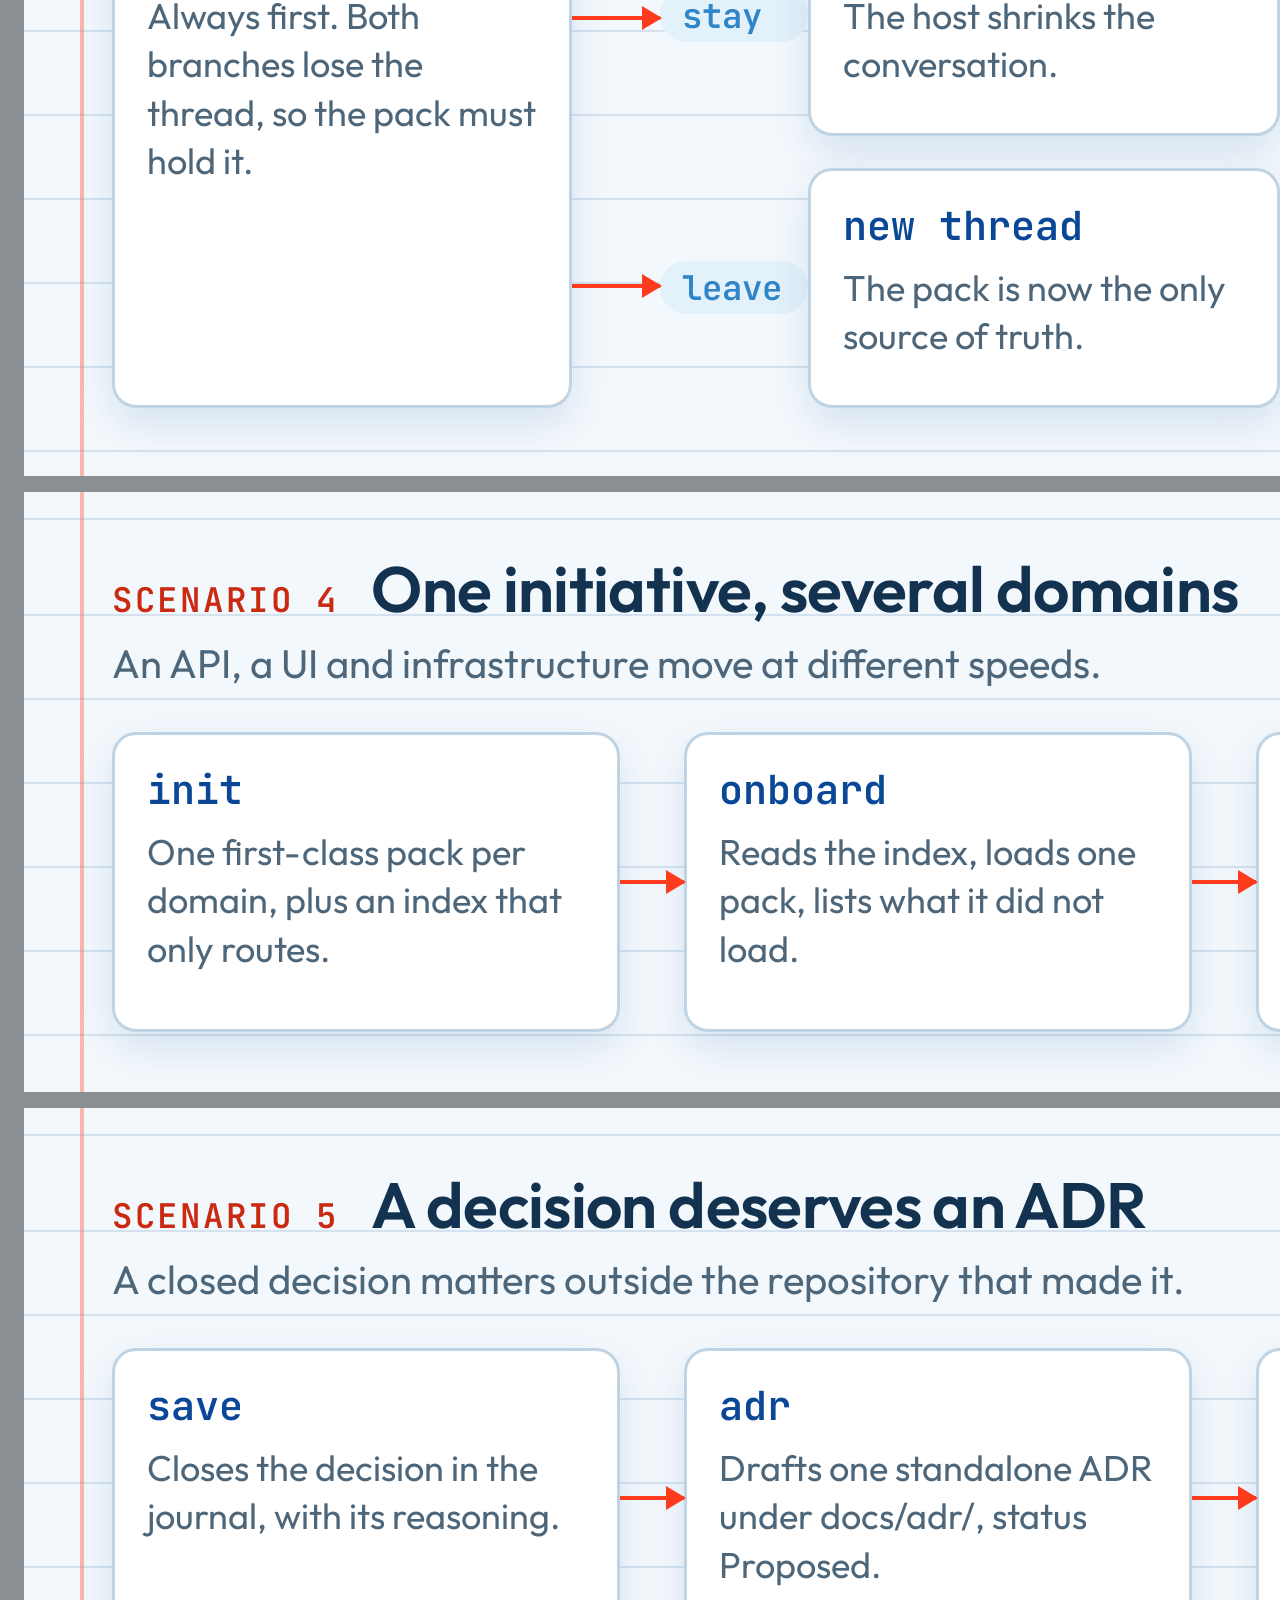
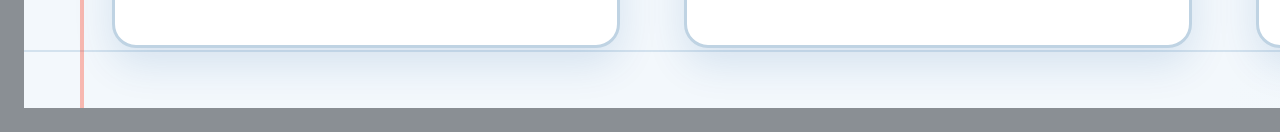
<file: assets/source/scenarios.html>
<!doctype html>
<html lang="en">
<head>
<meta charset="utf-8">
<title>scenarios</title>
<!-- Source of ../scenario-*.webp and ../scenario-*-dark.webp. Serve the assets folder over HTTP, open source/scenarios.html?theme=light and ?theme=dark in a viewport at least 2500 px wide, wait for fonts, screenshot each .item (its id is the output name) at CSS scale, and finish it with finish.py (rounded corners, border, lossless WebP): uvx --from pillow python -I assets/source/finish.py light|dark <dst.webp> <src.png>. Items are 1200 CSS px wide and 300 tall (scenario-pressure 410), so 2400x600 px (2400x820). -->
<script src="shared.js"></script>
<link rel="stylesheet" href="shared.css">
<style>
.strip { padding: 30px 44px 0; height: 300px; }
.strip.tall { height: 410px; }
.hd { display: flex; align-items: baseline; gap: 16px; }
h3 { margin: 0; font-size: 32px; line-height: 1.15; font-weight: 600; letter-spacing: -0.01em; }
.sit { margin-top: 6px; font-size: 20px; color: var(--muted); }
.steps { margin-top: 22px; display: flex; align-items: stretch; }
.steps .ar { align-self: center; width: 32px; }
.step { flex: 1; padding: 14px 16px 16px; min-height: 150px; }
.step .ds { margin-top: 6px; }
.lanes { margin-top: 22px; display: flex; align-items: stretch; }
.lanes .save { width: 230px; padding: 14px 16px 16px; }
.lanes .save .ds { margin-top: 6px; }
.fork { width: 44px; flex: none; display: flex; flex-direction: column; justify-content: space-between; align-items: center; padding: 60px 0; }
.fork .ar { width: 44px; }
.lane-col { flex: 1; display: flex; flex-direction: column; gap: 16px; }
.lane { display: flex; align-items: stretch; height: 120px; }
.lane .tag { width: 74px; flex: none; align-self: center; }
.lane .ar { align-self: center; width: 28px; }
.lane .step { min-height: 0; }
</style>
</head>
<body>
<div class="sheet">

<div class="item strip" id="scenario-start">
  <div class="hd"><span class="eyebrow">Scenario 1</span><h3>Start something new</h3></div>
  <div class="sit">No documents yet, and the work will outlive one conversation.</div>
  <div class="steps">
    <div class="card step"><div class="nm" data-skill="baselinedocs-init">init</div><div class="ds">Creates the first pack: scope, roadmap, decision journal.</div></div><i class="ar"></i>
    <div class="card step"><div class="nm" data-skill="baselinedocs-run">run</div><div class="ds">Asks for an approval and commit policy, then executes a phase.</div></div><i class="ar"></i>
    <div class="card step"><div class="nm" data-skill="baselinedocs-save">save</div><div class="ds">Records a decision that closed or a question that opened.</div></div><i class="ar"></i>
    <div class="card on step"><div class="nm">result</div><div class="ds">The next conversation resumes from the pack, not from memory.</div></div>
  </div>
</div>

<div class="item strip" id="scenario-adopt">
  <div class="hd"><span class="eyebrow">Scenario 2</span><h3>You already have a spec</h3></div>
  <div class="sit">A proposal, a wiki export or a design document holds the plan.</div>
  <div class="steps">
    <div class="card step"><div class="nm" data-skill="baselinedocs-adopt">adopt</div><div class="ds">Distributes the source into a pack without losing information or provenance.</div></div><i class="ar"></i>
    <div class="card step"><div class="nm" data-skill="baselinedocs-run">run</div><div class="ds">Executes the roadmap phase by phase, checkpointing each one.</div></div><i class="ar"></i>
    <div class="card on step"><div class="nm">result</div><div class="ds">Decisions, assumptions and open questions sit apart from the plan.</div></div>
  </div>
</div>

<div class="item strip tall" id="scenario-pressure">
  <div class="hd"><span class="eyebrow">Scenario 3</span><h3>The context window is filling up</h3></div>
  <div class="sit">Save first, then choose: stay in this thread, or leave it.</div>
  <div class="lanes">
    <div class="card save"><div class="nm" data-skill="baselinedocs-save">save</div><div class="ds">Always first. Both branches lose the thread, so the pack must hold it.</div></div>
    <div class="fork"><i class="ar"></i><i class="ar"></i></div>
    <div class="lane-col">
      <div class="lane">
        <span class="chip tag">stay</span>
        <div class="card step"><div class="nm">/compact</div><div class="ds">The host shrinks the conversation.</div></div><i class="ar"></i>
        <div class="card step"><div class="nm" data-skill="baselinedocs-brief">brief</div><div class="ds">Is the pack behind this thread?</div></div><i class="ar"></i>
        <div class="card on step"><div class="nm">run or save</div><div class="ds">No delta: carry on. Delta: write it down.</div></div>
      </div>
      <div class="lane">
        <span class="chip tag">leave</span>
        <div class="card step"><div class="nm">new thread</div><div class="ds">The pack is now the only source of truth.</div></div><i class="ar"></i>
        <div class="card step"><div class="nm"><span data-skill="baselinedocs-onboard">onboard</span> or <span data-skill="baselinedocs-load">load</span></div><div class="ds">Read the pack in full, with or without a report.</div></div><i class="ar"></i>
        <div class="card on step"><div class="nm">run</div><div class="ds">Continue from the recorded next action.</div></div>
      </div>
    </div>
  </div>
</div>

<div class="item strip" id="scenario-initiative">
  <div class="hd"><span class="eyebrow">Scenario 4</span><h3>One initiative, several domains</h3></div>
  <div class="sit">An API, a UI and infrastructure move at different speeds.</div>
  <div class="steps">
    <div class="card step"><div class="nm" data-skill="baselinedocs-init">init</div><div class="ds">One first-class pack per domain, plus an index that only routes.</div></div><i class="ar"></i>
    <div class="card step"><div class="nm" data-skill="baselinedocs-onboard">onboard</div><div class="ds">Reads the index, loads one pack, lists what it did not load.</div></div><i class="ar"></i>
    <div class="card step"><div class="nm" data-skill="baselinedocs-callout">callout</div><div class="ds">Names a slice of a pack for later, with a condition that ends it.</div></div><i class="ar"></i>
    <div class="card on step"><div class="nm">result</div><div class="ds">Each domain resumes on its own. Nothing is hidden behind a parent.</div></div>
  </div>
</div>

<div class="item strip" id="scenario-adr">
  <div class="hd"><span class="eyebrow">Scenario 5</span><h3>A decision deserves an ADR</h3></div>
  <div class="sit">A closed decision matters outside the repository that made it.</div>
  <div class="steps">
    <div class="card step"><div class="nm" data-skill="baselinedocs-save">save</div><div class="ds">Closes the decision in the journal, with its reasoning.</div></div><i class="ar"></i>
    <div class="card step"><div class="nm" data-skill="baselinedocs-adr">adr</div><div class="ds">Drafts one standalone ADR under docs/adr/, status Proposed.</div></div><i class="ar"></i>
    <div class="card step"><div class="nm">save</div><div class="ds">Records in the pack that the ADR exists.</div></div><i class="ar"></i>
    <div class="card on step"><div class="nm">result</div><div class="ds">A file that can be promoted, with no pointer into the pack.</div></div>
  </div>
</div>

</div>
</body>
</html>
</file>
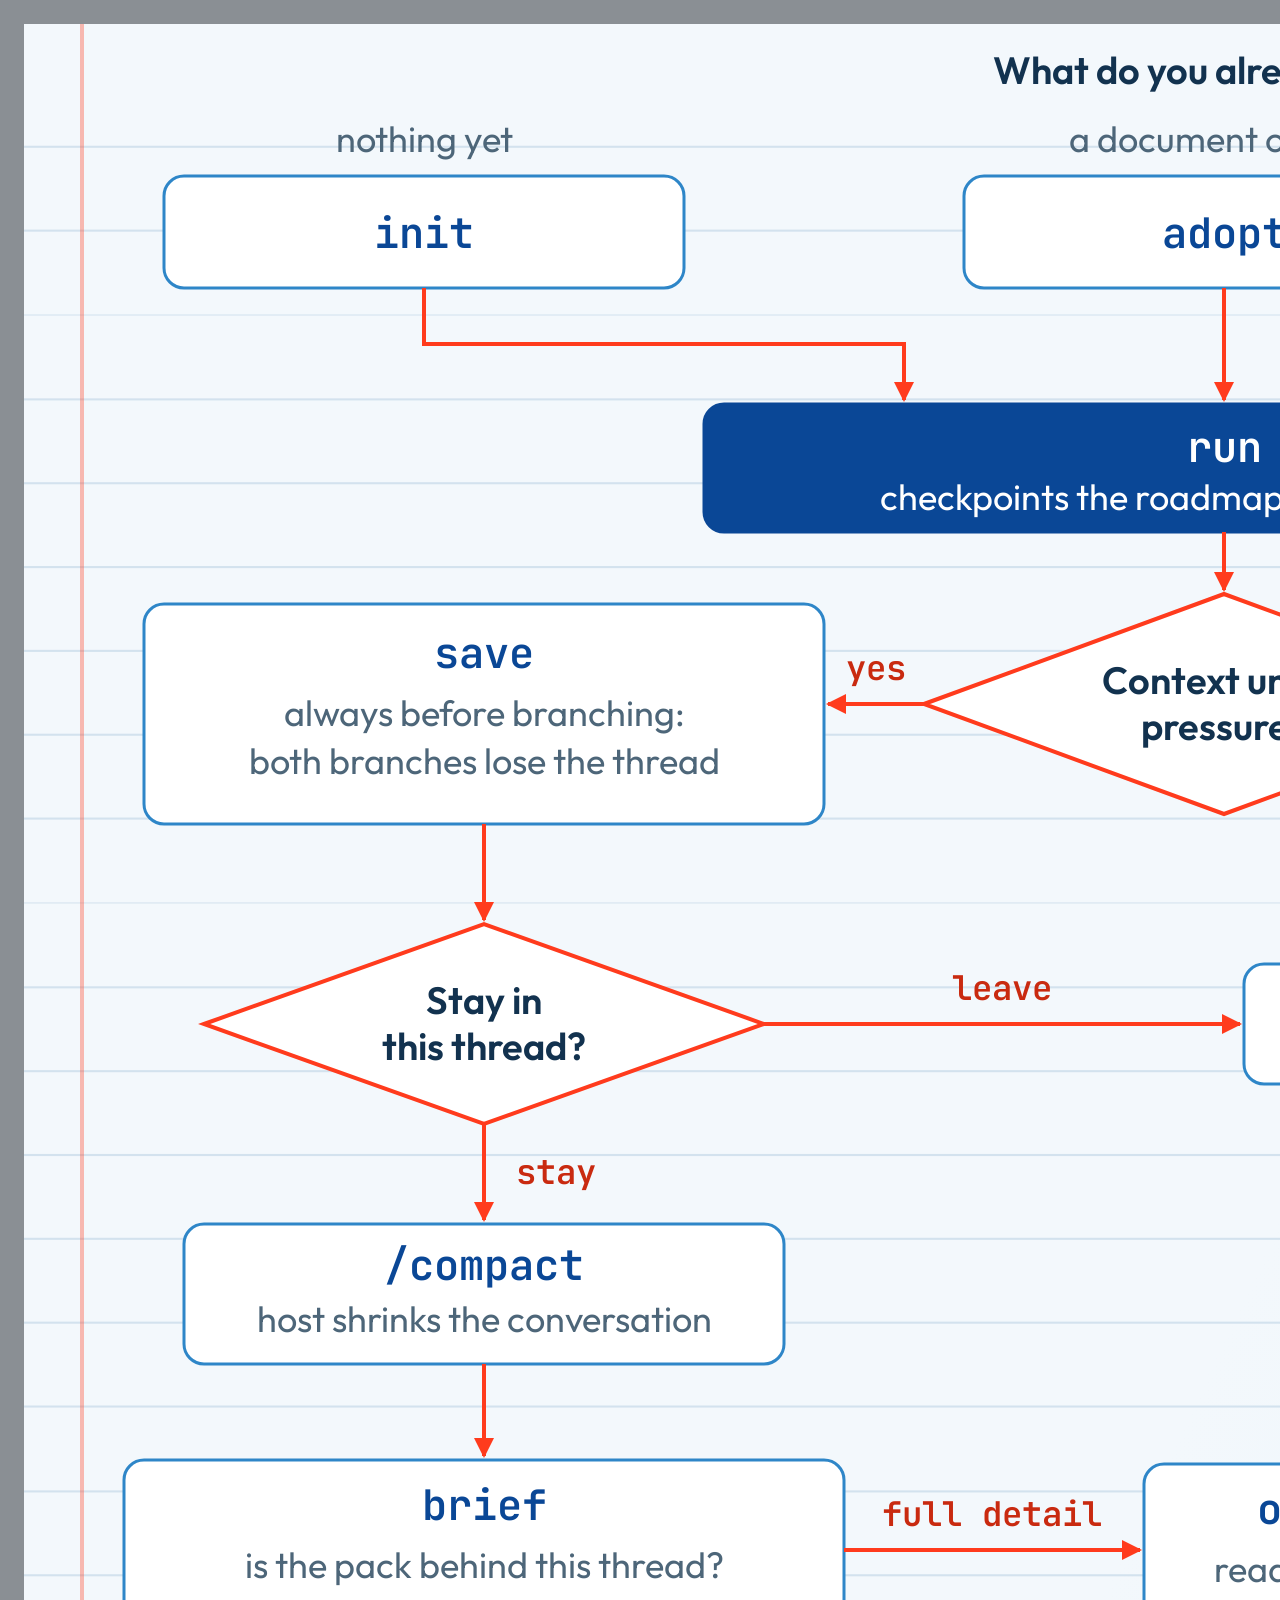
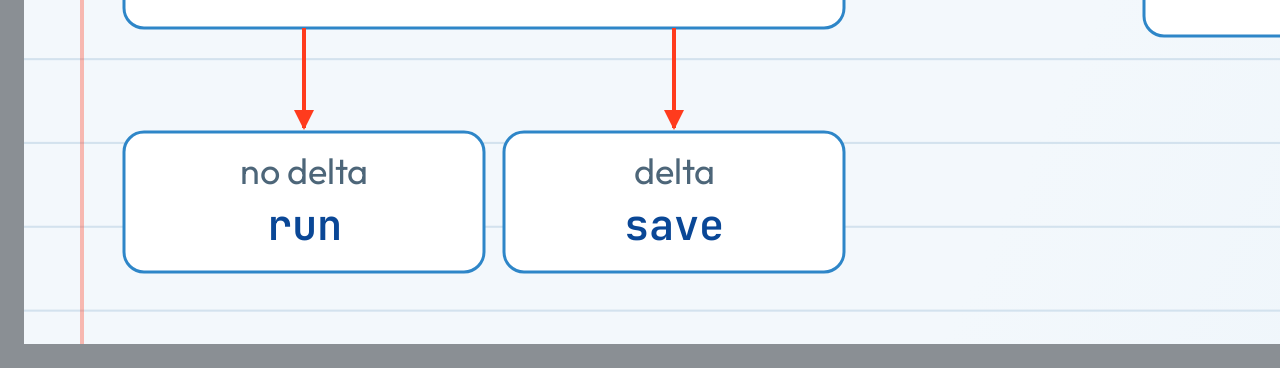
<file: assets/source/workflow.html>
<!doctype html>
<html lang="en">
<head>
<meta charset="utf-8">
<title>workflow</title>
<!-- Source of ../workflow.webp and ../workflow-dark.webp. Serve the assets folder over HTTP, open source/workflow.html?theme=light and ?theme=dark in a viewport at least 2500 px wide, wait for fonts, screenshot the .item (id workflow) at CSS scale, and finish it with finish.py (rounded corners, border, lossless WebP): uvx --from pillow python -I assets/source/finish.py light|dark <dst.webp> <src.png>. The item is 1200x960 CSS px, so 2400x1920 px. -->
<script src="shared.js"></script>
<link rel="stylesheet" href="shared.css">
<style>#workflow { height: 960px; }</style>
</head>
<body>
<div class="sheet">
<div class="item" id="workflow">
<svg width="1200" height="960" viewBox="0 0 1200 960" xmlns="http://www.w3.org/2000/svg">
  <defs>
    <marker id="ah" markerWidth="10" markerHeight="10" refX="9" refY="5" orient="auto" markerUnits="userSpaceOnUse"><path class="ah" d="M0 0L10 5L0 10z"/></marker>
    <marker id="ahb" markerWidth="10" markerHeight="10" refX="9" refY="5" orient="auto" markerUnits="userSpaceOnUse"><path class="ahb" d="M0 0L10 5L0 10z"/></marker>
  </defs>

  <!-- entry doors -->
  <text class="ink" x="600" y="30">What do you already have?</text>
  <text class="ds" x="200" y="64">nothing yet</text>
  <text class="ds" x="600" y="64">a document or spec</text>
  <text class="ds" x="1000" y="64">work already underway</text>
  <rect class="node" x="70" y="76" width="260" height="56" rx="10"/><text class="nm" x="200" y="112">init</text>
  <rect class="node" x="470" y="76" width="260" height="56" rx="10"/><text class="nm" x="600" y="112">adopt</text>
  <rect class="node" x="870" y="76" width="260" height="56" rx="10"/><text class="nm" x="1000" y="112">save</text>
  <path class="ln" d="M200 132V160H440V188"/>
  <path class="ln" d="M600 132V188"/>
  <path class="ln" d="M1000 132V160H760V188"/>

  <!-- run -->
  <rect class="node on" x="340" y="190" width="520" height="64" rx="10"/>
  <text class="nm w" x="600" y="219">run</text>
  <text class="ds w" x="600" y="243">checkpoints the roadmap after every phase</text>
  <path class="ln" d="M600 254V283"/>

  <!-- pressure gate -->
  <polygon class="node gate" points="450,340 600,285 750,340 600,395"/>
  <text class="ink" x="600" y="335">Context under</text>
  <text class="ink" x="600" y="358">pressure?</text>

  <!-- no: save and loop back -->
  <path class="ln" d="M750 340H818"/><text class="lb" x="784" y="328">no</text>
  <rect class="node" x="820" y="290" width="360" height="110" rx="10"/>
  <text class="nm" x="1000" y="322">save</text>
  <text class="ds" x="1000" y="351">decision closed, question opened,</text>
  <text class="ds" x="1000" y="375">scope moved, run stopped mid-phase</text>
  <path class="ln" d="M1000 290V222H862"/>
  <path class="ln dot" d="M1000 400V448"/>
  <rect class="node ghost" x="870" y="450" width="300" height="80" rx="10"/>
  <text class="nm" x="1020" y="482">adr</text>
  <text class="ds" x="1020" y="509">a decision worth its own ADR</text>

  <!-- yes: save before branching -->
  <path class="ln" d="M450 340H402"/><text class="lb" x="426" y="328">yes</text>
  <rect class="node" x="60" y="290" width="340" height="110" rx="10"/>
  <text class="nm" x="230" y="322">save</text>
  <text class="ds" x="230" y="351">always before branching:</text>
  <text class="ds" x="230" y="375">both branches lose the thread</text>
  <path class="ln" d="M230 400V448"/>

  <!-- stay or leave -->
  <polygon class="node gate" points="90,500 230,450 370,500 230,550"/>
  <text class="ink" x="230" y="495">Stay in</text>
  <text class="ink" x="230" y="518">this thread?</text>

  <path class="ln" d="M230 550V598"/><text class="lb s" x="246" y="580">stay</text>
  <rect class="node" x="80" y="600" width="300" height="70" rx="10"/>
  <text class="nm" x="230" y="628">/compact</text>
  <text class="ds" x="230" y="654">host shrinks the conversation</text>
  <path class="ln" d="M230 670V716"/>
  <rect class="node" x="50" y="718" width="360" height="84" rx="10"/>
  <text class="nm" x="230" y="748">brief</text>
  <text class="ds" x="230" y="777">is the pack behind this thread?</text>
  <path class="ln" d="M140 802V852"/>
  <path class="ln" d="M325 802V852"/>
  <rect class="node" x="50" y="854" width="180" height="70" rx="10"/>
  <text class="ds" x="140" y="880">no delta</text><text class="nm" x="140" y="908">run</text>
  <rect class="node" x="240" y="854" width="170" height="70" rx="10"/>
  <text class="ds" x="325" y="880">delta</text><text class="nm" x="325" y="908">save</text>

  <path class="ln" d="M370 500H608"/><text class="lb" x="489" y="488">leave</text>
  <rect class="node" x="610" y="470" width="200" height="60" rx="10"/>
  <text class="ds" x="710" y="507">a new thread</text>
  <path class="ln" d="M710 530V718"/>
  <rect class="node" x="560" y="720" width="300" height="86" rx="10"/>
  <text class="nm" x="710" y="750">onboard or load</text>
  <text class="ds" x="710" y="779">read the pack, not the thread</text>
  <path class="ln" d="M410 763H558"/><text class="lb" x="484" y="751">full detail</text>
  <path class="ln" d="M710 806V850"/>
  <rect class="node on" x="660" y="852" width="100" height="52" rx="10"/>
  <text class="nm w" x="710" y="885">run</text>

  <!-- why save first -->
  <rect class="node" x="890" y="610" width="280" height="200" rx="10"/>
  <text class="ink" x="1030" y="642">Why save comes first</text>
  <text class="ds" x="1030" y="676">Both branches lose the thread.</text>
  <text class="ds" x="1030" y="702">Stay keeps a lossy summary,</text>
  <text class="ds" x="1030" y="728">leave keeps none. The pack is</text>
  <text class="ds" x="1030" y="754">the only thing that survives</text>
  <text class="ds" x="1030" y="780">either one.</text>

  <text class="ds e" x="1170" y="940">Every skill name carries the baselinedocs- prefix.</text>
</svg>
</div>
</div>
</body>
</html>
</file>
<file: assets/source/shared.css>
/* Shared tokens and components for the README illustrations. Colors and fonts come from banner.html.
   Theme: shared.js reads ?theme=dark and sets html[data-theme]. Every page is a stack of .item blocks
   inside .sheet; each .item is zoomed 2x, so a 1200 CSS px item becomes a 2400 px image. */
@import url("https://fonts.googleapis.com/css2?family=Outfit:wght@400;500;600&family=JetBrains+Mono:wght@500;600&display=swap");

:root {
  --paper: #f3f8fc; --paper2: #e6f1f9; --rule: #d3e2ee;
  --sky: #4fb6ec; --mid: #2e86c8; --navy: #0a4796;
  --ink: #12324f; --muted: #4d6679;
  --red: #ff3b1d; --redtext: #c92a10; --redsoft: #ffe6e1;
  --card: #ffffff; --cardline: #bfd3e3; --soft: #e3f1fa; --bar: #e3edf5;
  --on: #ffffff; --margin: rgba(255, 59, 29, 0.34); --shadow: rgba(10, 71, 150, 0.12);
}
html[data-theme="dark"] {
  --paper: #0e1b2a; --paper2: #122437; --rule: #1b3047;
  --sky: #4fb6ec; --mid: #6db6ee; --navy: #3f93e8;
  --ink: #e6f0f9; --muted: #9bb2c6;
  --red: #ff6a4d; --redtext: #ff9a85; --redsoft: #4a2523;
  --card: #142739; --cardline: #2c4a66; --soft: #1b3a57; --bar: #223a52;
  --on: #06182b; --margin: rgba(255, 106, 77, 0.4); --shadow: rgba(0, 0, 0, 0.35);
}

* { box-sizing: border-box; }
html, body { margin: 0; padding: 0; background: #8a8f94; }
.sheet { width: max-content; padding: 24px; display: flex; flex-direction: column; gap: 16px; }
.item {
  zoom: 2; position: relative; overflow: hidden; width: 1200px;
  font-family: "Outfit", "Segoe UI", system-ui, sans-serif; color: var(--ink);
  background:
    linear-gradient(90deg, var(--margin) 0 2px, transparent 2px) 28px 0 / 2px 100% no-repeat,
    repeating-linear-gradient(180deg, transparent 0 41px, var(--rule) 41px 42px) 0 20px / 100% 100%,
    linear-gradient(115deg, var(--paper) 0%, var(--paper) 55%, var(--paper2) 100%);
}
.mono { font-family: "JetBrains Mono", ui-monospace, Consolas, monospace; }
.card { background: var(--card); border: 1.5px solid var(--cardline); border-radius: 12px; box-shadow: 0 8px 20px var(--shadow); }
.card.ghost { border-style: dashed; border-color: var(--mid); background: transparent; box-shadow: none; }
.card.on { background: var(--navy); border-color: var(--navy); color: var(--on); }
.card.bad { background: var(--redsoft); border-color: var(--red); }
.eyebrow { font-family: "JetBrains Mono", ui-monospace, Consolas, monospace; font-size: 17px; font-weight: 600; letter-spacing: 0.08em; text-transform: uppercase; color: var(--redtext); }
.chip { font-family: "JetBrains Mono", ui-monospace, Consolas, monospace; font-size: 17px; font-weight: 600; padding: 2px 11px; border-radius: 999px; background: var(--soft); color: var(--mid); white-space: nowrap; }
.chip.red { background: var(--redsoft); color: var(--redtext); }
.chip.on { background: var(--navy); color: var(--on); }
.nm { font-family: "JetBrains Mono", ui-monospace, Consolas, monospace; font-size: 20px; font-weight: 600; color: var(--navy); }
.ds { font-size: 18px; line-height: 1.35; color: var(--muted); }
.on .nm, .on .ds { color: var(--on); }
.on .ds { opacity: 0.92; }
.bad .nm { color: var(--redtext); }

/* arrows drawn in CSS, red like the banner */
.ar { position: relative; flex: none; width: 36px; height: 2px; background: var(--red); }
.ar::after { content: ""; position: absolute; right: -1px; top: -5px; border-left: 10px solid var(--red); border-top: 6px solid transparent; border-bottom: 6px solid transparent; }

/* inline SVG diagrams */
svg { display: block; }
svg .node { fill: var(--card); stroke: var(--mid); stroke-width: 1.5; }
svg .node.on { fill: var(--navy); stroke: var(--navy); }
svg .node.gate { fill: var(--card); stroke: var(--red); stroke-width: 2; }
svg .node.ghost { fill: none; stroke-dasharray: 6 5; }
svg .ln { fill: none; stroke: var(--red); stroke-width: 2; marker-end: url(#ah); }
svg .ln.dot { stroke: var(--mid); stroke-dasharray: 3 5; marker-end: url(#ahb); }
svg .ah { fill: var(--red); }
svg .ahb { fill: var(--mid); }
svg text { text-anchor: middle; }
svg text.nm { font: 600 21px "JetBrains Mono", ui-monospace, Consolas, monospace; fill: var(--navy); }
svg text.ds { font: 400 18px "Outfit", "Segoe UI", system-ui, sans-serif; fill: var(--muted); }
svg text.w { fill: var(--on); }
svg text.ink { font: 600 19px "Outfit", "Segoe UI", system-ui, sans-serif; fill: var(--ink); }
svg text.lb { font: 600 17px "JetBrains Mono", ui-monospace, Consolas, monospace; fill: var(--redtext); }
svg text.s { text-anchor: start; }
svg text.e { text-anchor: end; }
</file>
